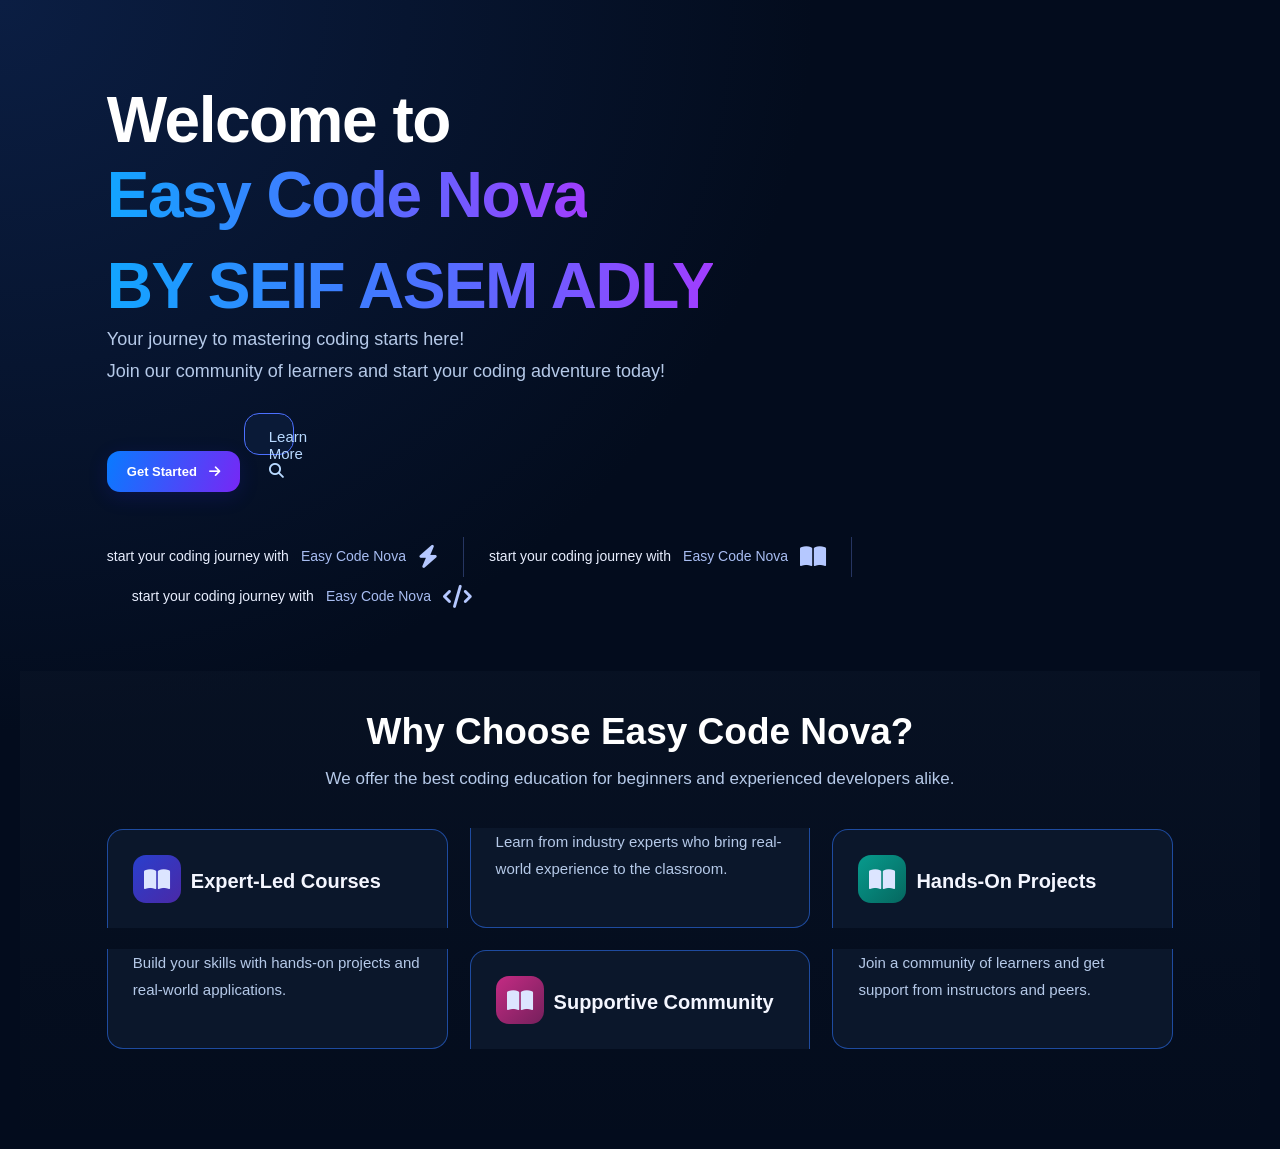
<file: index.html>
<!DOCTYPE html>
<html lang="en">
<head>
    <meta charset="UTF-8">
    <meta name="viewport" content="width=device-width, initial-scale=1.0">
    <title>Document</title>
    <link rel="stylesheet" href="style.css">
</head>
<body>
    
<!-- Font Awesome Icons -->
<link rel="stylesheet" href="https://cdnjs.cloudflare.com/ajax/libs/font-awesome/6.7.2/css/all.min.css">


<div class="intro ">
    <h1>Welcome to</h1>
    <h1><span>Easy Code Nova</span></h1>
    <h1><span>BY SEIF ASEM ADLY</span></h1>
    <p>Your journey to mastering coding starts here!</p>
    <p>Join our community of learners and start your coding adventure today!</p>
   <a href="login .html" class="start-btn">Get Started <i class="fa-solid fa-arrow-right"></i></a>
    <button class="search-btn">Learn More <i class="fa-solid fa-magnifying-glass"></i></button>
    
</div>
<div class="intro1 .tap">
    <p>
        start your coding journey with <span>Easy Code Nova</span>
        <i class="fa-solid fa-bolt"></i>
    </p>
    <p>
        start your coding journey with <span>Easy Code Nova</span>
        
<i class="fa-solid fa-book-open"></i>

    </p>
    <p>
        start your coding journey with <span>Easy Code Nova</span>
       
<i class="fa-solid fa-code"></i>

    </p>
</div>
<div class="intro2 .tap">
    <h1>Why Choose Easy Code Nova?</h1>
    <h5>We offer the best coding education for beginners and experienced developers alike.</h5>
    <div class="in1">
        <h3> <i class="fa-solid fa-book-open"></i>Expert-Led Courses</h3>
        <p>Learn from industry experts who bring real-world experience to the classroom.</p>

        <h3> <i class="fa-solid fa-book-open"></i>Hands-On Projects</h3>
        <p>Build your skills with hands-on projects and real-world applications.</p>
        
        <h3> <i class="fa-solid fa-book-open"></i>Supportive Community</h3>
        <p>Join a community of learners and get support from instructors and peers.</p>
    </div>
</div>
   <script src="main.js"></script> 
   
</body>
</html>
</file>
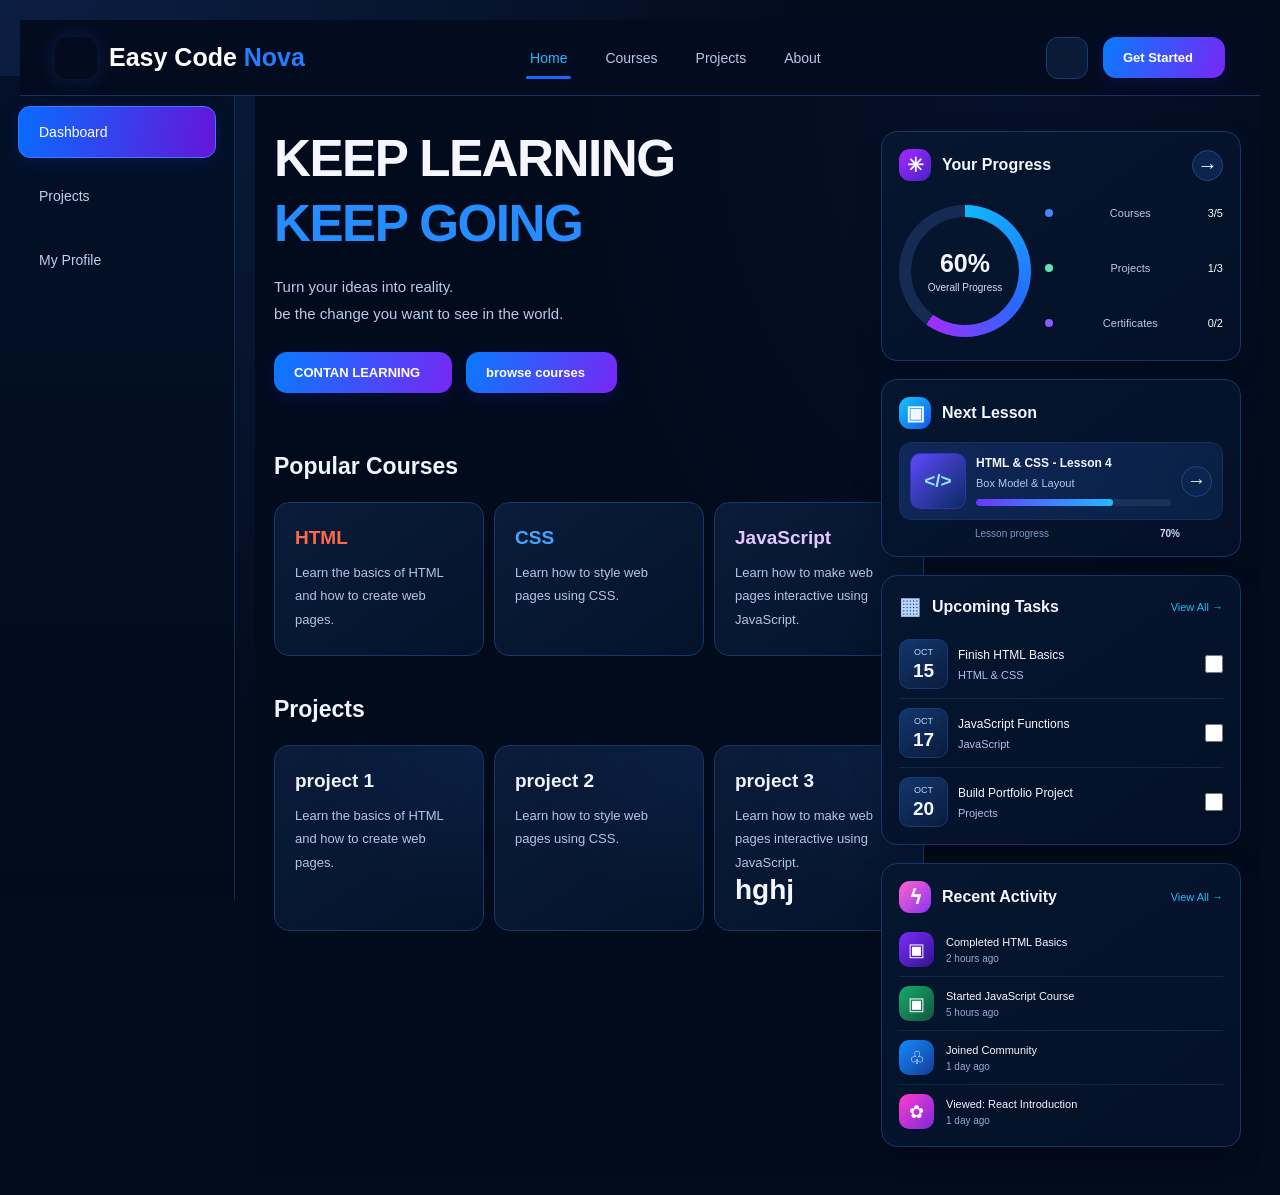
<file: basi.html>
<!DOCTYPE html>
<html lang="en">
<head>
    <meta charset="UTF-8">
    <meta name="viewport" content="width=device-width, initial-scale=1.0">
    <title>Document</title>
    <link rel="stylesheet" href="style.css">
</head>
<body>
    <nav class="navbar">
    <a href="#" class="logo">
        <span class="logo-icon">
            <i class="fa-solid fa-code"></i>
        </span>
        <span>Easy Code <b>Nova</b></span>
    </a>

    <button class="menu-toggle" id="menuToggle"
            aria-label="Open navigation menu">
        <i class="fa-solid fa-bars"></i>
    </button>

    <div class="nav-links" id="navLinks">
        <a href="#home" class="active">Home</a>
        <a href="html.html">Courses</a>
        <a href="projects.html">Projects</a>
        <a href="">About</a>
    </div>

    <div class="nav-actions">
        <button class="search-btn" aria-label="Search">
            <i class="fa-solid fa-magnifying-glass"></i>
        </button>

        <a href="#courses" class="start-btn">
            Get Started
            <i class="fa-solid fa-arrow-right"></i>
        </a>
    </div>
</nav>
    <div class="ul">
        <ul>
            <li><button>dashboard</button></li>
            <li><button>projects</button></li>
            <li><button>my profile</button></li>
        </ul>
    </div>
    <div class="main">
        <h1>KEEP LEARNING</h1>
        <h2>KEEP GOING</h2>
        <p>Turn your ideas into reality.</p>
        <p>be the change you want to see in the world.</p>
        <button class="start-btn">CONTAN LEARNING <i class="fa-solid fa-arrow-right"></i></button>
        <button class="start-btn">browse courses <i class="fa-solid fa-arrow-right"></i></button>
        <div class="lan">
            <h1>popular courses</h1>
            <div class="lan1">
                <div class="lan2">
                    <h2>HTML</h2>
                    <p>Learn the basics of HTML and how to create web pages.</p>
                </div>
                <div class="lan2">
                    <h2>CSS</h2>
                    <p>Learn how to style web pages using CSS.</p>
                </div>
                <div class="lan2">
                    <h2>JavaScript</h2>
                    <p>Learn how to make web pages interactive using JavaScript.</p>
                </div>
            </div>
        </div>
        <div class="proj">
            <h1>projects</h1>
            <div class="proj1"> 
                <div class="proj2">
                    <h2>project 1</h2>
                    <p>Learn the basics of HTML and how to create web pages.</p>
                </div>
                <div class="proj2">
                    <h2>project 2</h2>
                    <p>Learn how to style web pages using CSS.</p>
                </div>
                <div class="proj2">
                    <h2>project 3</h2>
                    <p>Learn how to make web pages interactive using JavaScript.</p>
                    <h1>hghj</h1>
                </div>
            </div>  
        </div>
        


    <main class="right-panel">

        <!-- Your Progress -->
        <section class="panel progress-panel">
            <div class="panel-heading">
                <h2><span class="heading-icon purple-icon">✳</span>Your Progress</h2>
                <a class="round-arrow" href="#progress">→</a>
            </div>

            <div class="progress-content" id="progress">
                <div class="progress-ring">
                    <div class="progress-ring-inner">
                        <strong>60%</strong>
                        <span>Overall Progress</span>
                    </div>
                </div>

                <div class="progress-details">
                    <div class="progress-row">
                        <span class="dot blue"></span>
                        <span>Courses</span>
                        <b>3/5</b>
                    </div>

                    <div class="progress-row">
                        <span class="dot green"></span>
                        <span>Projects</span>
                        <b>1/3</b>
                    </div>

                    <div class="progress-row">
                        <span class="dot purple"></span>
                        <span>Certificates</span>
                        <b>0/2</b>
                    </div>
                </div>
            </div>
        </section>

        <!-- Next Lesson -->
        <section class="panel next-lesson">
            <div class="panel-heading">
                <h2>
                    <span class="heading-icon blue-icon">▣</span>
                    Next Lesson
                </h2>
            </div>

            <div class="lesson-card">
                <div class="lesson-art">&lt;/&gt;</div>

                <div class="lesson-info">
                    <h3>HTML &amp; CSS - Lesson 4</h3>
                    <p>Box Model &amp; Layout</p>

                    <div class="lesson-progress">
                        <span></span>
                   
                    </div>
                </div>

                <a class="round-arrow lesson-arrow" href="#lesson">→</a>
            </div>

            <div class="lesson-footer">
                <span>Lesson progress</span>
                <b>70%</b>
            
            </div>
        </section>

        <!-- Upcoming Tasks -->
        <section class="panel upcoming-tasks">
            <div class="panel-heading">
                <h2>
                    <span class="calendar-icon">▦</span>
                    Upcoming Tasks
                </h2>
                <a class="view-all" href="#tasks">View All →</a>
            </div>

            <div id="tasks">

                <div class="task">
                    <div class="task-date">
                        <small>OCT</small>
                        <b>15</b>
                    </div>

                    <div class="task-info">
                        <h3>Finish HTML Basics</h3>
                        <p>HTML &amp; CSS</p>
                    </div>

                    <input type="checkbox" class="task-check">
                </div>

                <div class="task">
                    <div class="task-date">
                        <small>OCT</small>
                        <b>17</b>
                    </div>

                    <div class="task-info">
                        <h3>JavaScript Functions</h3>
                        <p>JavaScript</p>
                    </div>

                    <input type="checkbox" class="task-check">
                </div>

                <div class="task">
                    <div class="task-date">
                        <small>OCT</small>
                        <b>20</b>
                    </div>

                    <div class="task-info">
                        <h3>Build Portfolio Project</h3>
                        <p>Projects</p>
                    </div>

                    <input type="checkbox" class="task-check">
                </div>

            </div>
        </section>

        <!-- Recent Activity -->
        <section class="panel recent-activity">
            <div class="panel-heading">
                <h2>
                    <span class="heading-icon pink-icon">ϟ</span>
                    Recent Activity
                </h2>
                <a class="view-all" href="#activity">View All →</a>
            </div>

            <div id="activity">

                <div class="activity">
                    <span class="activity-icon purple-bg">▣</span>
                    <div>
                        <h3>Completed HTML Basics</h3>
                        <p>2 hours ago</p>
                    </div>
                </div>

                <div class="activity">
                    <span class="activity-icon green-bg">▣</span>
                    <div>
                        <h3>Started JavaScript Course</h3>
                        <p>5 hours ago</p>
                    </div>
                </div>

                <div class="activity">
                    <span class="activity-icon blue-bg">♧</span>
                    <div>
                        <h3>Joined Community</h3>
                        <p>1 day ago</p>
                    </div>
                </div>

                <div class="activity">
                    <span class="activity-icon pink-bg">✿</span>
                    <div>
                        <h3>Viewed: React Introduction</h3>
                        <p>1 day ago</p>
                    </div>
                </div>

            </div>
        </section>

    </main>



    </div>
    

</body>
</html>
</file>
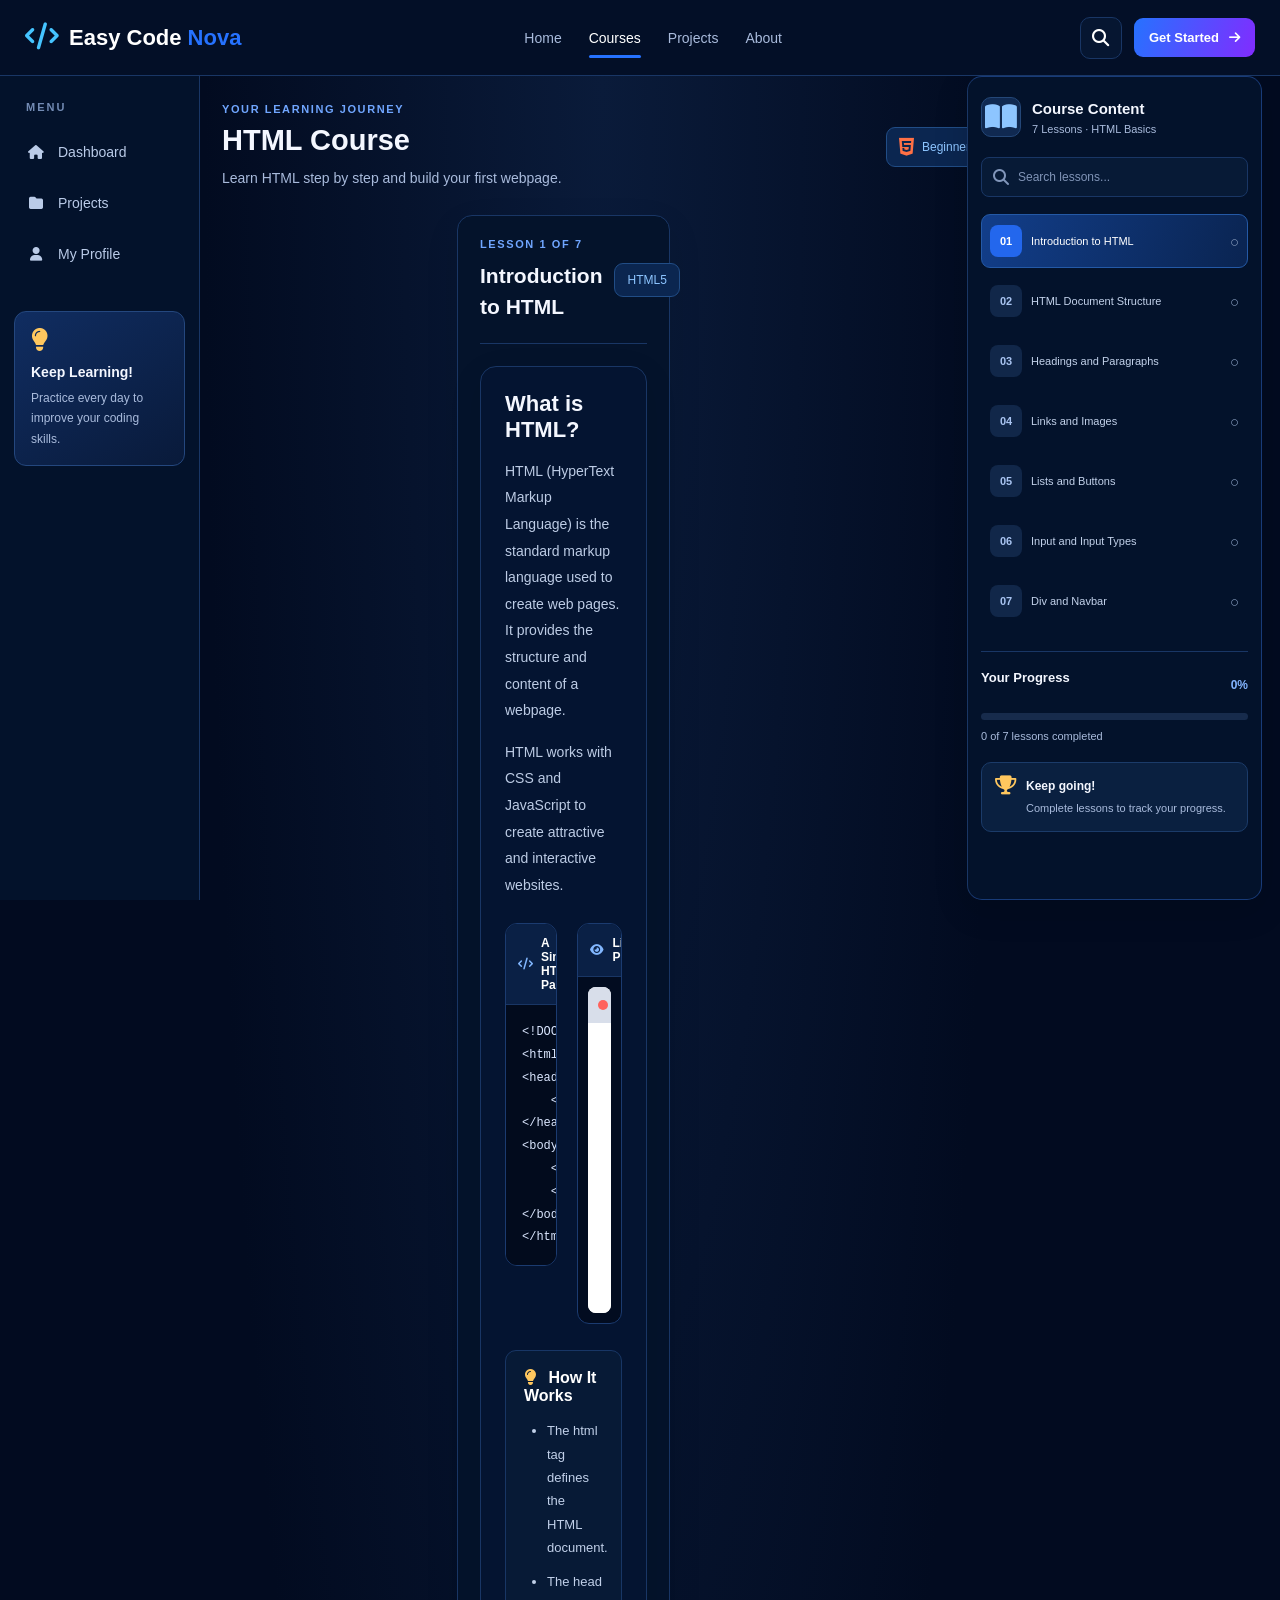
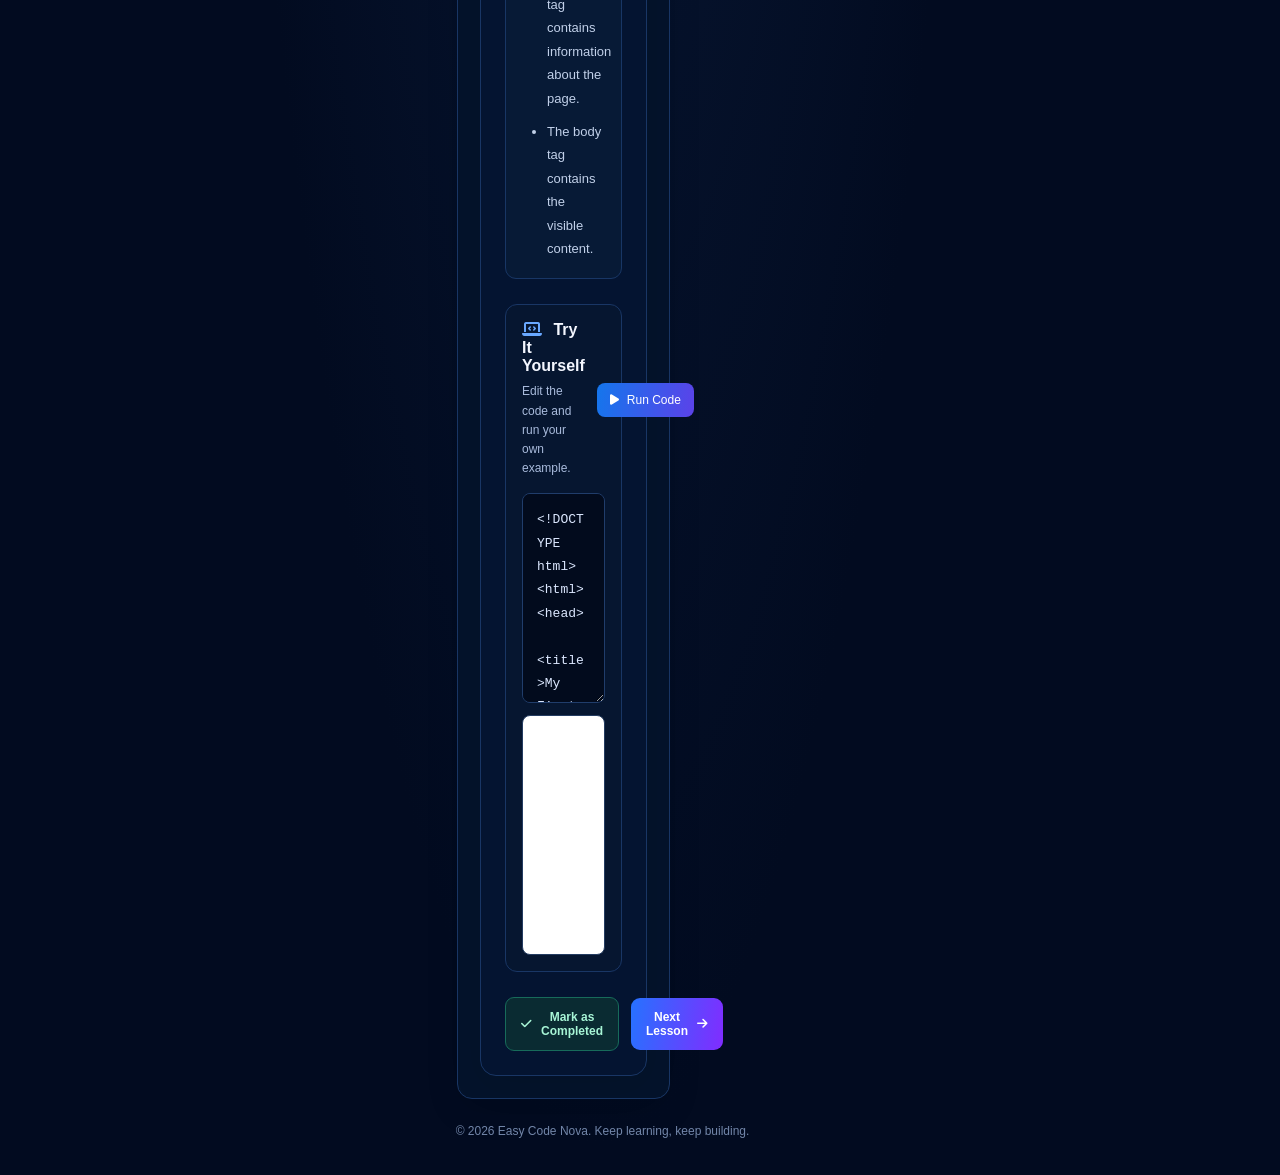
<file: courses.html>
<!DOCTYPE html>
<html lang="en">
<head>
    <meta charset="UTF-8">
    <meta name="viewport" content="width=device-width, initial-scale=1.0">

    <title>Easy Code Nova | HTML Course</title>

    <link rel="stylesheet" href="style1.css">

    <!-- Font Awesome Icons -->
    <link rel="stylesheet"
          href="https://cdnjs.cloudflare.com/ajax/libs/font-awesome/6.5.2/css/all.min.css">
</head>

<body>

    <!-- TOP NAVBAR -->
    <nav class="navbar">

        <a href="#" class="logo">
            <span class="logo-icon">
                <i class="fa-solid fa-code"></i>
            </span>
            <span>Easy Code <b>Nova</b></span>
        </a>

        <button class="menu-toggle" id="menuToggle"
                aria-label="Open navigation menu">
            <i class="fa-solid fa-bars"></i>
        </button>

        <div class="nav-links" id="navLinks">
            <a href="basi.html">Home</a>
            <a href="#courses" class="active">Courses</a>
            <a href="#projects">Projects</a>
            <a href="#about">About</a>
        </div>

        <div class="nav-actions">
            <button class="search-btn" id="searchToggle"
                    aria-label="Search lessons">
                <i class="fa-solid fa-magnifying-glass"></i>
            </button>

            <a href="#courses" class="start-btn">
                Get Started <i class="fa-solid fa-arrow-right"></i>
            </a>
        </div>

    </nav>

    <!-- PAGE LAYOUT -->
    <div class="page-layout">

        <!-- LEFT SIDEBAR -->
        <aside class="left-sidebar">

            <p class="side-label">MENU</p>

            <a href="#home" class="left-link">
                <i class="fa-solid fa-house"></i>
                Dashboard
            </a>

            <a href="#projects" class="left-link">
                <i class="fa-solid fa-folder"></i>
                Projects
            </a>

            <a href="#profile" class="left-link">
                <i class="fa-solid fa-user"></i>
                My Profile
            </a>

            <div class="sidebar-tip">
                <i class="fa-solid fa-lightbulb"></i>
                <h3>Keep Learning!</h3>
                <p>Practice every day to improve your coding skills.</p>
            </div>

        </aside>

        <!-- CENTER CONTENT -->
        <main class="main-content" id="courses">

            <div class="course-heading">
                <div>
                    <p class="eyebrow">YOUR LEARNING JOURNEY</p>
                    <h1>HTML Course</h1>
                    <p class="heading-description">
                        Learn HTML step by step and build your first webpage.
                    </p>
                </div>

                <div class="course-badge">
                    <i class="fa-brands fa-html5"></i>
                    Beginner
                </div>
            </div>

            <!-- LESSON CONTENT -->
            <section class="lr">

                <div class="lesson-top">
                    <div>
                        <p class="eyebrow">
                            LESSON <span id="lessonNumber">1</span> OF 7
                        </p>
                        <h2 id="lessonHeading">Introduction to HTML</h2>
                    </div>

                    <span class="html-badge">HTML5</span>
                </div>

                <div class="lr1">

                    <h2 id="lessonTitle">What is HTML?</h2>

                    <p id="lessonDescription">
                        HTML is the standard markup language used to create
                        web pages. It provides the structure and content
                        of a webpage.
                    </p>

                    <p id="lessonDescription2">
                        HTML works with CSS and JavaScript to create
                        attractive and interactive websites.
                    </p>

                    <!-- CODE AND PREVIEW -->
                    <div class="main4">

                        <!-- CODE BOX -->
                        <div class="code-box">

                            <div class="box-head">
                                <span>
                                    <i class="fa-solid fa-code"></i>
                                    <span id="exampleTitle">
                                        Example: A Simple HTML Page
                                    </span>
                                </span>

                                <button class="copy-btn" id="copyBtn">
                                    <i class="fa-regular fa-copy"></i>
                                    Copy Code
                                </button>
                            </div>

                            <pre class="code"><code id="codeBlock"></code></pre>

                        </div>

                        <!-- LIVE PREVIEW -->
                        <div class="preview-box">

                            <div class="box-head">
                                <span>
                                    <i class="fa-solid fa-eye"></i>
                                    Live Preview
                                </span>

                                <span class="live-indicator">● Live</span>
                            </div>

                            <div class="browser">
                                <div class="browser-bar">
                                    <span class="dot red"></span>
                                    <span class="dot yellow"></span>
                                    <span class="dot green-dot"></span>

                                    <div class="address">
                                        <i class="fa-solid fa-lock"></i>
                                        mywebsite.com
                                    </div>
                                </div>

                                <iframe
                                    id="livePreview"
                                    title="HTML live preview"
                                    sandbox=""
                                    loading="eager">
                                </iframe>
                            </div>

                        </div>

                    </div>

                    <!-- HOW IT WORKS -->
                    <div class="how">

                        <h3>
                            <i class="fa-solid fa-lightbulb"></i>
                            How It Works
                        </h3>

                        <ul id="explanationList">
                            <li>The html tag defines the HTML document.</li>
                            <li>The head tag contains page information.</li>
                            <li>The body tag contains visible page content.</li>
                        </ul>

                    </div>

                    <!-- PRACTICE EDITOR -->
                    <div class="practice-box">

                        <div class="practice-heading">
                            <div>
                                <h3>
                                    <i class="fa-solid fa-laptop-code"></i>
                                    Try It Yourself
                                </h3>
                                <p>Edit the code and run your own example.</p>
                            </div>

                            <button class="run-btn" id="runBtn">
                                <i class="fa-solid fa-play"></i>
                                Run Code
                            </button>
                        </div>

                        <textarea
                            id="codeEditor"
                            spellcheck="false"
                            aria-label="HTML code editor"
                            placeholder="Write your HTML code here..."></textarea>

                        <iframe
                            id="editorPreview"
                            title="Your code result"
                            sandbox="">
                        </iframe>

                    </div>

                    <!-- LESSON ACTIONS -->
                    <div class="lesson-actions">

                        <button class="complete-btn" id="completeBtn">
                            <i class="fa-solid fa-check"></i>
                            Mark as Completed
                        </button>

                        <button class="next-btn" id="nextBtn">
                            Next Lesson
                            <i class="fa-solid fa-arrow-right"></i>
                        </button>

                    </div>

                </div>

            </section>

            <footer class="footer">
                <p>© 2026 Easy Code Nova. Keep learning, keep building.</p>
            </footer>

        </main>

        <!-- RIGHT SIDEBAR -->
        <aside class="right-sidebar">

            <div class="sidebar-heading">
                <div class="book-icon">
                    <i class="fa-solid fa-book-open"></i>
                </div>

                <div>
                    <h2>Course Content</h2>
                    <p>7 Lessons · HTML Basics</p>
                </div>
            </div>

            <div class="lesson-search" id="lessonSearchBox">
                <i class="fa-solid fa-magnifying-glass"></i>
                <input type="text" id="lessonSearch"
                       placeholder="Search lessons...">
            </div>

            <div class="right-lessons" id="rightLessons">

                <button class="right-lesson active" data-lesson="0">
                    <span class="lesson-number">01</span>
                    <span class="lesson-name">Introduction to HTML</span>
                    <span class="lesson-status">○</span>
                </button>

                <button class="right-lesson" data-lesson="1">
                    <span class="lesson-number">02</span>
                    <span class="lesson-name">HTML Document Structure</span>
                    <span class="lesson-status">○</span>
                </button>

                <button class="right-lesson" data-lesson="2">
                    <span class="lesson-number">03</span>
                    <span class="lesson-name">Headings and Paragraphs</span>
                    <span class="lesson-status">○</span>
                </button>

                <button class="right-lesson" data-lesson="3">
                    <span class="lesson-number">04</span>
                    <span class="lesson-name">Links and Images</span>
                    <span class="lesson-status">○</span>
                </button>

                <button class="right-lesson" data-lesson="4">
                    <span class="lesson-number">05</span>
                    <span class="lesson-name">Lists and Buttons</span>
                    <span class="lesson-status">○</span>
                </button>

                <button class="right-lesson" data-lesson="5">
                    <span class="lesson-number">06</span>
                    <span class="lesson-name">Input and Input Types</span>
                    <span class="lesson-status">○</span>
                </button>

                <button class="right-lesson" data-lesson="6">
                    <span class="lesson-number">07</span>
                    <span class="lesson-name">Div and Navbar</span>
                    <span class="lesson-status">○</span>
                </button>

            </div>

            <div class="right-progress">
                <div class="progress-heading">
                    <h3>Your Progress</h3>
                    <span id="progressPercent">0%</span>
                </div>

                <div class="right-progress-bar">
                    <div id="rightProgressFill"></div>
                </div>

                <p id="rightProgressText">
                    0 of 7 lessons completed
                </p>
            </div>

            <div class="sidebar-note">
                <i class="fa-solid fa-trophy"></i>
                <div>
                    <strong>Keep going!</strong>
                    <p>Complete lessons to track your progress.</p>
                </div>
            </div>

        </aside>

    </div>
<script>
/* ==================================
   1. LESSON DATA
================================== */

const lessons = [
    {
        title: "Introduction to HTML",
        heading: "What is HTML?",
        description: "HTML (HyperText Markup Language) is the standard markup language used to create web pages. It provides the structure and content of a webpage.",
        description2: "HTML works with CSS and JavaScript to create attractive and interactive websites.",
        example: "A Simple HTML Page",

        code: `<!DOCTYPE html>
<html>
<head>
    <title>My First Page</title>
</head>
<body>
    <h1>Hello, Easy Code Nova!</h1>
    <p>This is my first HTML page.</p>
</body>
</html>`,

        explanation: [
            "The html tag defines the HTML document.",
            "The head tag contains information about the page.",
            "The body tag contains the visible content."
        ]
    },

    {
        title: "HTML Document Structure",
        heading: "HTML Document Structure",
        description: "An HTML document has a structure that tells the browser how to display a webpage.",
        description2: "The head contains information about the page, while the body contains the content users see.",
        example: "HTML Document Structure",

        code: `<!DOCTYPE html>
<html>
<head>
    <title>My Website</title>
</head>
<body>
    <h1>My Website</h1>
    <p>Welcome to my website.</p>
</body>
</html>`,

        explanation: [
            "DOCTYPE tells the browser to use modern HTML.",
            "The title tag defines the page title.",
            "The body contains headings, paragraphs, images and other elements."
        ]
    },

    {
        title: "Headings and Paragraphs",
        heading: "Headings and Paragraphs",
        description: "HTML provides six heading levels, from h1 to h6, to organize information on a page.",
        description2: "The p tag is used to write paragraphs and display blocks of text.",
        example: "Headings and Paragraphs",

        code: `<h1>Main Heading</h1>
<h2>Subheading</h2>
<h3>Another Heading</h3>

<p>This is my first paragraph.</p>
<p>This is my second paragraph.</p>`,

        explanation: [
            "The h1 tag is a main heading.",
            "The h2 through h6 tags represent lower heading levels.",
            "The p tag creates a paragraph."
        ]
    },

    {
        title: "Links and Images",
        heading: "Links and Images",
        description: "The a tag creates links to other pages and websites. The href attribute specifies the destination.",
        description2: "The img tag displays an image. Its src attribute specifies the image location, and alt provides alternative text.",
        example: "Links and Images",

        code: `<h1>My Website</h1>

<a href="https://example.com">
    Visit Example
</a>

<br><br>

<img
    src="https://placehold.co/200x100"
    alt="Example image"
>`,

        explanation: [
            "The a tag creates a clickable link.",
            "The href attribute defines where the link goes.",
            "The img tag displays an image using its src attribute."
        ]
    },

    {
        title: "Lists and Buttons",
        heading: "Lists and Buttons",
        description: "The ul tag creates an unordered list, and each li tag represents an item in that list.",
        description2: "The button tag creates a clickable button. Lists are useful for menus, navigation and organizing information.",
        example: "Lists and Buttons",

        code: `<h2>My Skills</h2>

<ul>
    <li>HTML</li>
    <li>CSS</li>
    <li>JavaScript</li>
</ul>

<button onclick="alert('Hello!')">
    Click Me
</button>`,

        explanation: [
            "The ul tag creates a bulleted list.",
            "Each li tag creates one list item.",
            "The button tag creates an interactive button."
        ]
    },

    {
        title: "Input and Input Types",
        heading: "HTML Input and Input Types",
        description: "The input tag lets users enter information into a form. Its type attribute controls the kind of input displayed.",
        description2: "Common types include text, password, email, number, checkbox, radio, date and submit.",
        example: "Different Input Types",

        code: `<h2>Registration Form</h2>

<form>
    <label>Name:</label>
    <input type="text"
           placeholder="Your name">

    <br><br>

    <label>Email:</label>
    <input type="email"
           placeholder="Your email">

    <br><br>

    <label>Password:</label>
    <input type="password"
           placeholder="Password">

    <br><br>

    <label>Age:</label>
    <input type="number" min="1">

    <br><br>

    <label>
        <input type="checkbox">
        I agree
    </label>

    <br><br>

    <input type="submit" value="Register">
</form>`,

        explanation: [
            "type=text creates a text field.",
            "type=email and type=password are designed for email and password input.",
            "checkbox, radio, number, date and submit provide other input behaviors."
        ]
    },

    {
        title: "Div and Navbar",
        heading: "Div, Lists and Navbar",
        description: "The div tag groups elements into a container. It is commonly used with CSS to organize layouts.",
        description2: "A navbar is a navigation area. It often uses nav, ul, li and a tags to help visitors move between pages.",
        example: "Navbar with Search Input",

        code: `<nav class="navbar">
    <div class="logo">
        Easy Code Nova
    </div>

    <ul>
        <li><a href="#home">Home</a></li>
        <li><a href="#courses">Courses</a></li>
        <li><a href="#projects">Projects</a></li>
    </ul>

    <div class="search">
        <input
            type="text"
            placeholder="Search courses..."
        >

        <input type="button" value="Search">
    </div>
</nav>

<div class="content">
    <h1>Welcome!</h1>
    <p>Learn HTML step by step.</p>
</div>

<style>
    .navbar {
        display: flex;
        flex-wrap: wrap;
        align-items: center;
        gap: 12px;
        padding: 12px;
        background: #10244a;
        color: white;
    }

    .logo {
        font-weight: bold;
        color: #60a5fa;
    }

    .navbar ul {
        display: flex;
        flex-wrap: wrap;
        gap: 12px;
        list-style: none;
        padding: 0;
        margin: 0;
    }

    .navbar a {
        color: white;
        text-decoration: none;
    }

    .search {
        display: flex;
        flex-wrap: wrap;
        gap: 5px;
    }

    .search input {
        max-width: 100%;
        padding: 7px;
    }

    .content {
        padding: 15px;
    }
</style>`,

        explanation: [
            "The div tag groups related HTML elements.",
            "The nav tag identifies a navigation section.",
            "The ul and li tags organize navigation links.",
            "The input tag creates search fields and other form controls."
        ]
    }
];


/* ==================================
   2. SELECT HTML ELEMENTS
================================== */

const lessonButtons = document.querySelectorAll(".right-lesson");

const lessonHeading = document.getElementById("lessonHeading");
const lessonNumber = document.getElementById("lessonNumber");
const lessonTitle = document.getElementById("lessonTitle");

const lessonDescription =
    document.getElementById("lessonDescription");

const lessonDescription2 =
    document.getElementById("lessonDescription2");

const exampleTitle = document.getElementById("exampleTitle");
const codeBlock = document.getElementById("codeBlock");

const livePreview = document.getElementById("livePreview");
const codeEditor = document.getElementById("codeEditor");
const editorPreview = document.getElementById("editorPreview");

const completeBtn = document.getElementById("completeBtn");
const nextBtn = document.getElementById("nextBtn");

let currentLesson = 0;

let completedLessons = new Set(
    JSON.parse(localStorage.getItem("novaCompletedLessons") || "[]")
);


/* ==================================
   3. RENDER LESSON CONTENT
================================== */

function openLesson(index) {
    if (index < 0 || index >= lessons.length) {
        return;
    }

    currentLesson = index;

    const lesson = lessons[index];

    lessonNumber.textContent = index + 1;
    lessonHeading.textContent = lesson.title;
    lessonTitle.textContent = lesson.heading;

    lessonDescription.textContent = lesson.description;
    lessonDescription2.textContent = lesson.description2;

    exampleTitle.textContent = lesson.example;
    codeBlock.textContent = lesson.code;

    // Update the explanation list
    const explanationList =
        document.getElementById("explanationList");

    explanationList.replaceChildren();

    lesson.explanation.forEach(text => {
        const li = document.createElement("li");
        li.textContent = text;
        explanationList.appendChild(li);
    });

    // Highlight selected lesson
    lessonButtons.forEach((button, i) => {
        button.classList.toggle("active", i === index);

        button.classList.toggle(
            "completed",
            completedLessons.has(i)
        );

        button.querySelector(".lesson-status").textContent =
            completedLessons.has(i) ? "✓" : "○";
    });

    // Update completion button
    updateCompleteButton();

    // Show the lesson example
    updateLivePreview(lesson.code);

    // Put the example in the practice editor
    codeEditor.value = lesson.code;

    // Update course progress
    updateCourseProgress();
}


/* ==================================
   4. LIVE PREVIEW
================================== */

function updateLivePreview(code) {
    livePreview.srcdoc = code;
}


/* ==================================
   5. RUN PRACTICE CODE
================================== */

document.getElementById("runBtn").addEventListener(
    "click",
    function () {
        editorPreview.srcdoc = codeEditor.value;
    }
);


/* ==================================
   6. COPY CODE
================================== */

document.getElementById("copyBtn").addEventListener(
    "click",
    async function () {
        const code = lessons[currentLesson].code;

        try {
            await navigator.clipboard.writeText(code);

            this.innerHTML =
                '<i class="fa-solid fa-check"></i> Copied!';

            setTimeout(() => {
                this.innerHTML =
                    '<i class="fa-regular fa-copy"></i> Copy Code';
            }, 1500);

        } catch (error) {
            // Fallback for browsers that block clipboard access
            codeEditor.value = code;
            codeEditor.focus();
            codeEditor.select();

            alert("Select the code in the editor and copy it.");
        }
    }
);


/* ==================================
   7. MARK LESSON COMPLETED
================================== */

function updateCompleteButton() {
    const isCompleted = completedLessons.has(currentLesson);

    completeBtn.classList.toggle("completed", isCompleted);

    completeBtn.innerHTML = isCompleted
        ? '<i class="fa-solid fa-check-double"></i> Completed'
        : '<i class="fa-solid fa-check"></i> Mark as Completed';
}

completeBtn.addEventListener("click", function () {
    if (completedLessons.has(currentLesson)) {
        completedLessons.delete(currentLesson);
    } else {
        completedLessons.add(currentLesson);
    }

    localStorage.setItem(
        "novaCompletedLessons",
        JSON.stringify([...completedLessons])
    );

    openLesson(currentLesson);
});


/* ==================================
   8. UPDATE PROGRESS BAR
================================== */

function updateCourseProgress() {
    const total = lessons.length;
    const completed = completedLessons.size;

    const percent = Math.round((completed / total) * 100);

    document.getElementById("rightProgressFill").style.width =
        percent + "%";

    document.getElementById("progressPercent").textContent =
        percent + "%";

    document.getElementById("rightProgressText").textContent =
        `${completed} of ${total} lessons completed`;
}


/* ==================================
   9. NEXT LESSON
================================== */

nextBtn.addEventListener("click", function () {
    const next = (currentLesson + 1) % lessons.length;

    openLesson(next);

    document.querySelector(".lr").scrollIntoView({
        behavior: "smooth",
        block: "start"
    });
});


/* ==================================
   10. SEARCH LESSONS
================================== */

const lessonSearch = document.getElementById("lessonSearch");

lessonSearch.addEventListener("input", function () {
    const query = this.value.trim().toLowerCase();

    lessonButtons.forEach((button, index) => {
        const title = lessons[index].title.toLowerCase();

        button.style.display = title.includes(query)
            ? "flex"
            : "none";
    });
});


/* ==================================
   11. SEARCH BUTTON
================================== */

document.getElementById("searchToggle").addEventListener(
    "click",
    function () {
        const searchBox = document.getElementById("lessonSearchBox");

        searchBox.scrollIntoView({
            behavior: "smooth",
            block: "center"
        });

        lessonSearch.focus();
    }
);


/* ==================================
   12. MOBILE NAVBAR
================================== */

const menuToggle = document.getElementById("menuToggle");
const navLinks = document.getElementById("navLinks");

menuToggle.addEventListener("click", function () {
    const isOpen = navLinks.classList.toggle("open");

    menuToggle.setAttribute("aria-expanded", String(isOpen));

    menuToggle.innerHTML = isOpen
        ? '<i class="fa-solid fa-xmark"></i>'
        : '<i class="fa-solid fa-bars"></i>';
});


/* ==================================
   13. LEFT NAVIGATION
================================== */

document.querySelectorAll(".left-link").forEach(link => {
    link.addEventListener("click", function () {
        document.querySelectorAll(".left-link").forEach(item => {
            item.style.background = "";
            item.style.color = "";
        });

        this.style.background = "#102751";
        this.style.color = "#ffffff";
    });
});


/* ==================================
   14. START APP
================================== */

// Open the first lesson when the page loads
openLesson(0);

// Initialize the practice preview
editorPreview.srcdoc = lessons[0].code;
</script>
    <script src="main.js"></script>

</body>
</html>
</file>
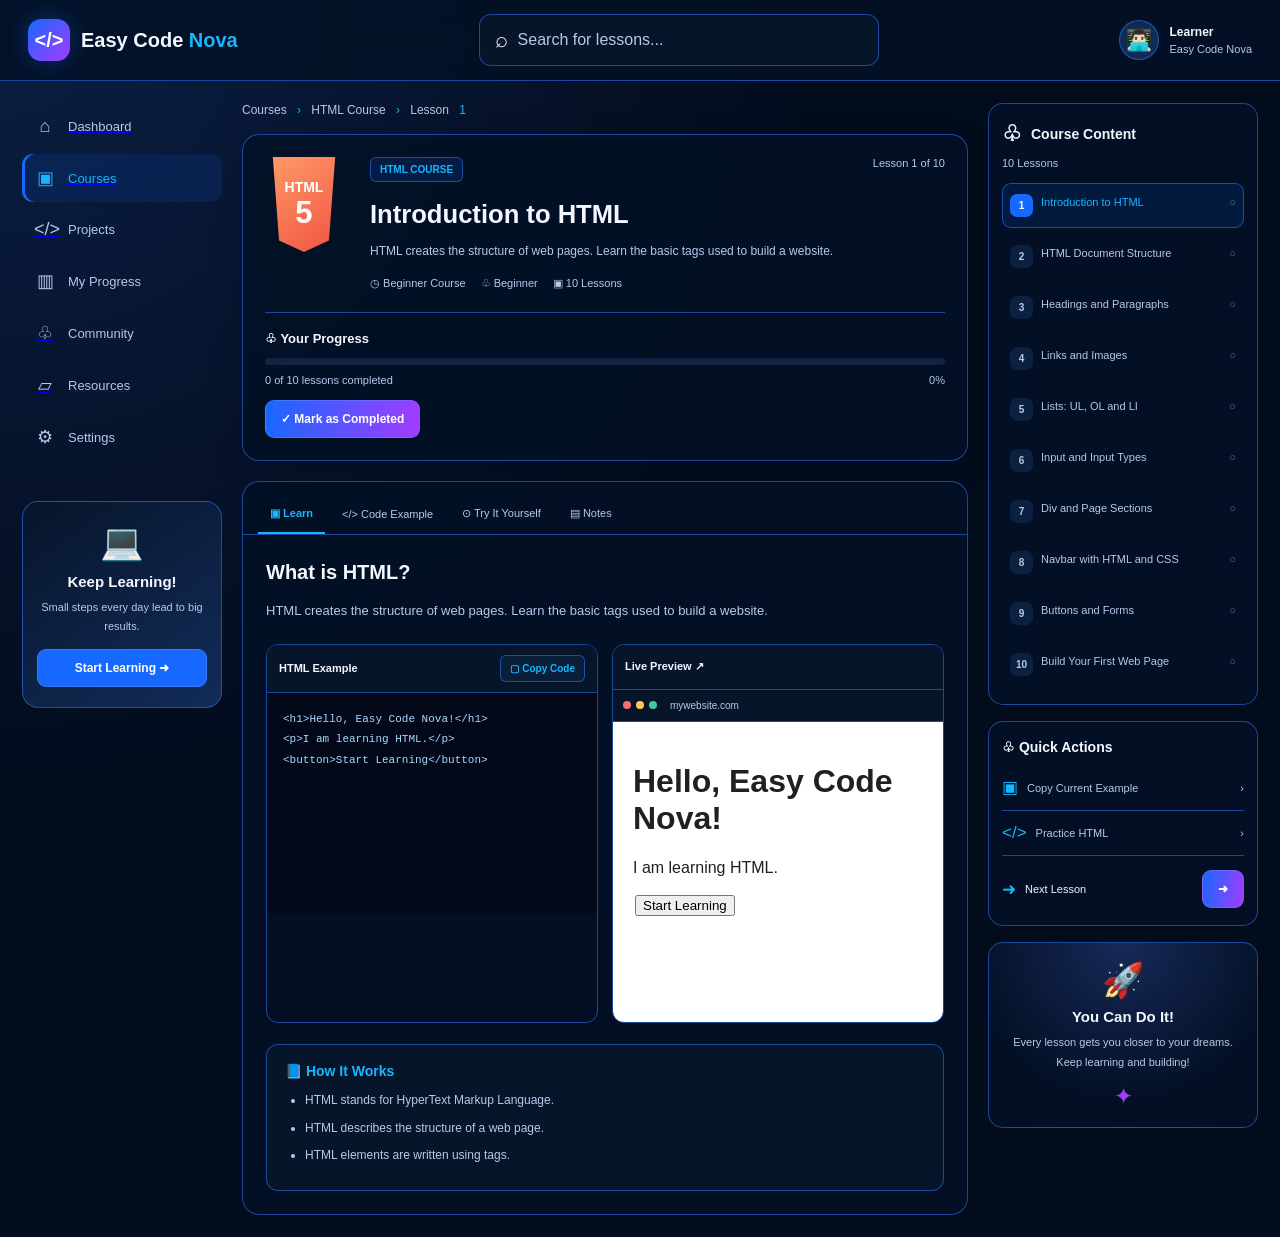
<file: html.html>
<!DOCTYPE html>
<html lang="en">
<head>
<meta charset="UTF-8">
<meta name="viewport" content="width=device-width, initial-scale=1.0">
<title>Easy Code Nova | HTML Course</title>

<style>
:root {
    --background: #030c1d;
    --card-background: rgba(3, 17, 38, 0.85);
    --blue: #1768ff;
    --light-blue: #16b7ff;
    --purple: #a33cff;
    --white: #f5f7ff;
    --muted: #b5c9e8;
    --border: rgba(49, 119, 255, 0.55);
}

* {
    box-sizing: border-box;
    margin: 0;
    padding: 0;
}

body {
    font-family: Arial, Helvetica, sans-serif;
    background: radial-gradient(ellipse at top left, #0b1e43, transparent 45%), var(--background);
    color: var(--white);
}

button, input, textarea {
    font: inherit;
}

button {
    cursor: pointer;
}

.topbar {
    min-height: 76px;
    background: var(--card-background);
    border-bottom: 1px solid var(--border);
    display: flex;
    align-items: center;
    justify-content: space-between;
    gap: 20px;
    padding: 14px 28px;
    position: sticky;
    top: 0;
    z-index: 10;
    backdrop-filter: blur(16px);
}

.brand {
    display: flex;
    align-items: center;
    gap: 11px;
    font-size: 20px;
    font-weight: 800;
    white-space: nowrap;
}

.brand-mark {
    width: 42px;
    height: 42px;
    display: grid;
    place-items: center;
    color: white;
    background: linear-gradient(135deg, var(--blue), var(--purple));
    border-radius: 13px;
    box-shadow: 0 0 22px #1768ff55;
}

.brand span:last-child {
    color: var(--light-blue);
}

.search {
    width: min(400px, 40%);
    display: flex;
    gap: 10px;
    align-items: center;
    background: #07152b;
    border: 1px solid var(--border);
    padding: 12px 15px;
    border-radius: 12px;
}

.search input {
    width: 100%;
    border: 0;
    outline: 0;
    color: var(--white);
    background: transparent;
}

.search input::placeholder {
    color: var(--muted);
}

.user {
    display: flex;
    align-items: center;
    gap: 10px;
}

.avatar {
    width: 40px;
    height: 40px;
    display: grid;
    place-items: center;
    background: #102b54;
    border: 1px solid var(--border);
    border-radius: 50%;
    font-size: 21px;
}

.user strong {
    display: block;
    font-size: 12px;
}

.user small {
    display: block;
    margin-top: 4px;
    color: var(--muted);
    font-size: 11px;
}

.layout {
    display: grid;
    grid-template-columns: 200px minmax(0, 1fr) 270px;
    gap: 20px;
    padding: 22px;
    align-items: start;
}

.sidebar, .rightbar {
    display: flex;
    flex-direction: column;
    gap: 16px;
}

.sidebar {
    position: sticky;
    top: 95px;
}

.nav-item {
    display: flex;
    align-items: center;
    gap: 12px;
    padding: 13px 12px;
    margin-bottom: 4px;
    color: var(--muted);
    border-radius: 11px;
    font-size: 13px;
    cursor: pointer;
    transition: .25s;
}

.nav-item:hover, .nav-item.active {
    background: #1768ff20;
    color: var(--light-blue);
    box-shadow: inset 3px 0 var(--blue);
}

.ico {
    width: 22px;
    font-size: 18px;
    text-align: center;
}

.promo {
    margin-top: 20px;
    padding: 20px 14px;
    border-radius: 16px;
    background: linear-gradient(145deg, #07152b, #122c59);
    border: 1px solid var(--border);
    text-align: center;
}

.promo-art {
    font-size: 35px;
    margin-bottom: 10px;
}

.promo h3 {
    font-size: 15px;
    margin-bottom: 8px;
}

.promo p {
    font-size: 11px;
    line-height: 1.7;
    color: var(--muted);
    margin-bottom: 14px;
}

.primary {
    background: linear-gradient(100deg, var(--blue), var(--purple));
    color: white;
    border: 1px solid #6495ff66;
    padding: 11px 15px;
    border-radius: 9px;
    font-size: 12px;
    font-weight: 700;
    transition: .25s;
}

.primary:hover {
    box-shadow: 0 0 20px #1768ff66;
    transform: translateY(-1px);
}

.promo .primary {
    background: var(--blue);
    width: 100%;
}

.main {
    min-width: 0;
}

.crumb {
    color: var(--muted);
    font-size: 12px;
    margin-bottom: 17px;
}

.crumb span {
    margin: 0 7px;
    color: var(--light-blue);
}

.course-card {
    display: grid;
    grid-template-columns: 85px minmax(0, 1fr);
    gap: 20px;
    background: var(--card-background);
    border: 1px solid var(--border);
    padding: 22px;
    border-radius: 17px;
    box-shadow: 0 8px 35px #00000022;
    backdrop-filter: blur(12px);
}

.html-logo {
    width: 78px;
    height: 95px;
    display: grid;
    place-items: center;
    background: linear-gradient(145deg, #ff9b67, #f05242);
    color: white;
    text-align: center;
    clip-path: polygon(10% 0, 90% 0, 82% 88%, 50% 100%, 18% 88%);
}

.html-logo small {
    display: block;
    font-size: 14px;
    font-weight: 800;
}

.html-logo strong {
    font-size: 31px;
}

.course-info {
    min-width: 0;
}

.pill {
    display: inline-block;
    background: #1768ff22;
    color: var(--light-blue);
    border: 1px solid var(--border);
    border-radius: 6px;
    padding: 6px 9px;
    font-size: 10px;
    font-weight: 700;
}

.lesson-count {
    float: right;
    color: var(--muted);
    font-size: 11px;
}

.course-info h1 {
    font-size: clamp(20px, 2vw, 27px);
    margin: 15px 0 9px;
    line-height: 1.35;
    overflow-wrap: anywhere;
}

.course-info p {
    color: var(--muted);
    font-size: 12px;
    line-height: 1.8;
}

.meta {
    display: flex;
    flex-wrap: wrap;
    gap: 15px;
    margin-top: 15px;
    color: var(--muted);
    font-size: 11px;
}

.progress-box {
    grid-column: 1 / -1;
    border-top: 1px solid var(--border);
    padding-top: 18px;
    margin-top: 2px;
}

.progress-title {
    font-size: 13px;
    font-weight: 700;
    margin-bottom: 12px;
}

.progress-line {
    height: 7px;
    border-radius: 20px;
    background: #102341;
    overflow: hidden;
}

.progress-fill {
    width: 0;
    height: 100%;
    border-radius: 20px;
    background: linear-gradient(90deg, var(--blue), var(--light-blue), var(--purple));
    box-shadow: 0 0 12px #1768ff88;
    transition: width .3s;
}

.progress-row {
    display: flex;
    justify-content: space-between;
    margin: 9px 0 14px;
    color: var(--muted);
    font-size: 11px;
}

.lesson-panel {
    margin-top: 20px;
    background: var(--card-background);
    border: 1px solid var(--border);
    border-radius: 17px;
    overflow: hidden;
}

.tabs {
    display: flex;
    gap: 5px;
    padding: 13px 15px 0;
    border-bottom: 1px solid var(--border);
    overflow-x: auto;
}

.tab {
    flex-shrink: 0;
    padding: 12px;
    background: transparent;
    color: var(--muted);
    border: 0;
    border-bottom: 2px solid transparent;
    font-size: 11px;
}

.tab.active {
    color: var(--light-blue);
    border-bottom-color: var(--light-blue);
    font-weight: 700;
}

.lesson-body {
    padding: 23px;
    min-width: 0;
}

.lesson-body h2 {
    font-size: 20px;
    margin-bottom: 13px;
    line-height: 1.4;
}

.lesson-body > p {
    font-size: 13px;
    line-height: 1.9;
    color: var(--muted);
    margin-bottom: 17px;
}

.example-grid {
    display: grid;
    grid-template-columns: minmax(0, 1fr) minmax(0, 1fr);
    gap: 14px;
    margin-top: 20px;
}

.code-box, .preview-box {
    min-width: 0;
    border: 1px solid var(--border);
    border-radius: 12px;
    overflow: hidden;
}

.box-head {
    min-height: 45px;
    display: flex;
    justify-content: space-between;
    align-items: center;
    gap: 8px;
    padding: 10px 12px;
    background: #07152b;
    border-bottom: 1px solid var(--border);
    color: var(--white);
    font-size: 11px;
    font-weight: 700;
}

.copy-btn {
    border: 1px solid var(--border);
    background: #0a1d39;
    color: var(--light-blue);
    border-radius: 6px;
    padding: 7px 9px;
    font-size: 10px;
}

.copy-btn:hover {
    background: var(--blue);
    color: white;
}

.code {
    padding: 16px;
    min-height: 220px;
    max-height: 370px;
    overflow: auto;
    white-space: pre-wrap;
    overflow-wrap: anywhere;
    background: #020817;
    color: #a8d8ff;
    font-family: Consolas, monospace;
    font-size: 11px;
    line-height: 1.85;
}

.browser-bar {
    display: flex;
    align-items: center;
    gap: 5px;
    background: #07152b;
    border-bottom: 1px solid var(--border);
    padding: 10px;
}

.dot {
    width: 8px;
    height: 8px;
    border-radius: 50%;
    background: #ff6b6b;
}

.dot:nth-child(2) {
    background: #ffca58;
}

.dot:nth-child(3) {
    background: #41c99b;
}

.address {
    margin-left: 8px;
    color: var(--muted);
    font-size: 10px;
}

.preview-frame {
    width: 100%;
    height: 300px;
    border: 0;
    display: block;
    background: white;
}

.how {
    background: #07152b;
    border: 1px solid var(--border);
    border-radius: 12px;
    padding: 18px;
    margin-top: 21px;
}

.how h3 {
    font-size: 14px;
    margin-bottom: 10px;
    color: var(--light-blue);
}

.how ul {
    padding-left: 20px;
}

.how li {
    color: var(--muted);
    font-size: 12px;
    line-height: 1.9;
    margin: 5px 0;
}

.code-area, .try-area, .notes-area {
    display: none;
}

.editor {
    width: 100%;
    min-height: 280px;
    padding: 15px;
    background: #020817;
    color: #a8d8ff;
    border: 1px solid var(--border);
    outline-color: var(--light-blue);
    border-radius: 10px;
    resize: vertical;
    font-family: Consolas, monospace;
    font-size: 12px;
    line-height: 1.8;
}

.editor-actions {
    margin-top: 12px;
}

.preview-output {
    margin-top: 15px;
    min-height: 180px;
    padding: 12px;
    background: white;
    border: 1px solid var(--border);
    border-radius: 10px;
    color: #202020;
    overflow: auto;
}

.preview-output iframe {
    display: block;
    width: 100%;
    min-height: 240px;
    border: 0;
}

.notes-area textarea {
    width: 100%;
    min-height: 220px;
    resize: vertical;
    padding: 14px;
    background: #07152b;
    color: var(--white);
    border: 1px solid var(--border);
    border-radius: 10px;
    outline-color: var(--light-blue);
    line-height: 1.8;
}

.notes-area textarea::placeholder {
    color: var(--muted);
}

.right-card {
    background: var(--card-background);
    border: 1px solid var(--border);
    border-radius: 15px;
    padding: 17px 13px;
    min-width: 0;
}

.right-title {
    display: flex;
    align-items: center;
    gap: 9px;
    font-size: 14px;
    font-weight: 800;
    margin-bottom: 10px;
}

.right-sub {
    color: var(--muted);
    font-size: 11px;
    margin-bottom: 14px;
}

.lesson-list {
    display: flex;
    flex-direction: column;
    gap: 6px;
}

.lesson {
    width: 100%;
    display: flex;
    align-items: flex-start;
    gap: 8px;
    padding: 10px 7px;
    background: transparent;
    border: 1px solid transparent;
    border-radius: 9px;
    text-align: left;
    color: var(--muted);
    font-size: 11px;
    line-height: 1.5;
}

.lesson:hover {
    background: #1768ff12;
    border-color: #1768ff33;
}

.lesson.active {
    background: #1768ff20;
    border-color: var(--border);
    color: var(--light-blue);
}

.num {
    width: 23px;
    height: 23px;
    flex-shrink: 0;
    display: grid;
    place-items: center;
    border-radius: 7px;
    background: #0c2140;
    font-size: 10px;
    font-weight: 700;
}

.lesson.active .num {
    background: var(--blue);
    color: white;
}

.lesson-name {
    flex: 1;
    overflow-wrap: anywhere;
}

.status {
    color: #607b9f;
}

.status.done {
    color: #16d9a0;
}

.quick-action {
    display: flex;
    align-items: center;
    gap: 9px;
    padding: 12px 0;
    border-bottom: 1px solid var(--border);
    color: var(--muted);
    font-size: 11px;
    cursor: pointer;
}

.quick-action:hover {
    color: var(--light-blue);
}

.quick-action span:nth-child(2) {
    flex: 1;
}

.qicon {
    color: var(--light-blue);
    font-size: 17px;
}

.next-row {
    display: flex;
    align-items: center;
    gap: 9px;
    margin-top: 14px;
    font-size: 11px;
}

.next-row span:nth-child(2) {
    flex: 1;
}

.motivation {
    text-align: center;
    background: radial-gradient(circle at top, #172a59, transparent 70%), var(--card-background);
    border: 1px solid var(--border);
}

.rocket {
    font-size: 34px;
    margin-bottom: 8px;
}

.motivation h3 {
    font-size: 15px;
    margin-bottom: 8px;
}

.motivation p {
    color: var(--muted);
    font-size: 11px;
    line-height: 1.8;
}

.mountain {
    margin-top: 10px;
    color: var(--purple);
    font-size: 23px;
}

@media (max-width: 1150px) {
    .layout {
        grid-template-columns: 175px minmax(0, 1fr);
    }

    .rightbar {
        grid-column: 2;
        display: grid;
        grid-template-columns: repeat(2, minmax(0, 1fr));
    }

    .right-card:first-child {
        grid-row: span 2;
    }

    .sidebar {
        grid-row: 1 / span 2;
    }
}

@media (max-width: 760px) {
    .topbar {
        flex-wrap: wrap;
        padding: 13px;
        gap: 12px;
    }

    .brand {
        font-size: 17px;
    }

    .search {
        order: 3;
        width: 100%;
    }

    .layout {
        display: flex;
        flex-direction: column;
        padding: 13px;
        gap: 15px;
    }

    .sidebar {
        position: static;
        width: 100%;
    }

    .sidebar nav {
        display: grid;
        grid-template-columns: repeat(2, minmax(0, 1fr));
        gap: 3px;
    }

    .nav-item {
        margin: 0;
        padding: 10px;
    }

    .promo {
        display: none;
    }

    .main, .rightbar {
        width: 100%;
    }

    .rightbar {
        display: flex;
    }

    .course-card {
        grid-template-columns: 62px minmax(0, 1fr);
        padding: 15px;
        gap: 13px;
    }

    .html-logo {
        width: 60px;
        height: 75px;
    }

    .html-logo small {
        font-size: 11px;
    }

    .html-logo strong {
        font-size: 24px;
    }

    .lesson-count {
        float: none;
        display: block;
        margin-top: 8px;
    }

    .course-info h1 {
        font-size: 21px;
    }

    .example-grid {
        grid-template-columns: 1fr;
    }

    .lesson-body {
        padding: 15px;
    }

    .tabs {
        padding-left: 7px;
        padding-right: 7px;
    }

    .tab {
        padding: 11px 8px;
    }

    .right-card:first-child {
        grid-row: auto;
    }
}

@media (max-width: 400px) {
    .course-card {
        grid-template-columns: 1fr;
    }

    .html-logo {
        width: 65px;
        height: 72px;
    }

    .brand {
        font-size: 15px;
    }
}
</style>
</head>

<body>
<header class="topbar">
    <div class="brand">
        <span class="brand-mark">&lt;/&gt;</span>
        <div>Easy Code <span>Nova</span></div>
    </div>

    <label class="search">
        <span style="font-size:22px">⌕</span>
        <input id="searchInput" type="search" placeholder="Search for lessons...">
    </label>

    <div class="user">
        <div class="avatar">👨🏻‍💻</div>
        <div>
            <strong>Learner</strong>
            <small>Easy Code Nova</small>
        </div>
    </div>
</header>

<div class="layout">
<aside class="sidebar">
    <nav>
        <a href="basi.html"><div class="nav-item"><span class="ico">⌂</span>Dashboard</div></a>
        <a href="#"><div class="nav-item active"><span class="ico">▣</span>Courses</div></a>
        <a href="#"><div class="nav-item"><span class="ico">&lt;/&gt;</span>Projects</div></a>
        <a href="#"><div class="nav-item"><span class="ico">▥</span>My Progress</div></a>
        <a href="#"><div class="nav-item"><span class="ico">♧</span>Community</div></a>
        <a href="#"><div class="nav-item"><span class="ico">▱</span>Resources</div></a>
        <div class="nav-item"><span class="ico">⚙</span>Settings</div>
    </nav>

    <div class="promo">
        <div class="promo-art">💻</div>
        <h3>Keep Learning!</h3>
        <p>Small steps every day lead to big results.</p>
        <button class="primary" onclick="showLesson(0)">Start Learning ➜</button>
    </div>
</aside>

<main class="main">
    <div class="crumb">
        Courses <span>›</span> HTML Course <span>›</span> Lesson <span id="crumbNum">1</span>
    </div>

    <section class="course-card">
        <div class="html-logo">
            <div><small>HTML</small><strong>5</strong></div>
        </div>

        <div class="course-info">
            <span class="pill">HTML COURSE</span>
            <span class="lesson-count">Lesson <span id="lessonNumber">1</span> of <span id="totalLessons">10</span></span>
            <h1 id="courseHeading">Introduction to HTML</h1>
            <p id="courseDescription">Learn the basics of HTML and create your first web page.</p>
            <div class="meta">
                <span>◷ Beginner Course</span>
                <span>♧ Beginner</span>
                <span>▣ 10 Lessons</span>
            </div>
        </div>

        <div class="progress-box">
            <div class="progress-title">♧ Your Progress</div>
            <div class="progress-line">
                <div class="progress-fill" id="progressFill"></div>
            </div>
            <div class="progress-row">
                <span id="completedText">0 of 10 lessons completed</span>
                <span id="percentText">0%</span>
            </div>
            <button class="primary" id="completeBtn" onclick="toggleComplete()">✓ Mark as Completed</button>
        </div>
    </section>

    <section class="lesson-panel">
        <div class="tabs">
            <button class="tab active" data-tab="learn" onclick="selectTab('learn')">▣ Learn</button>
            <button class="tab" data-tab="code" onclick="selectTab('code')">&lt;/&gt; Code Example</button>
            <button class="tab" data-tab="try" onclick="selectTab('try')">⊙ Try It Yourself</button>
            <button class="tab" data-tab="notes" onclick="selectTab('notes')">▤ Notes</button>
        </div>

        <div class="lesson-body" id="learnArea">
            <h2 id="lessonTitle">What is HTML?</h2>
            <p id="learnDescription">HTML is the standard language for creating web pages.</p>

            <div class="example-grid">
                <div class="code-box">
                    <div class="box-head">
                        <span>HTML Example</span>
                        <button class="copy-btn" onclick="copyCode()">▢ Copy Code</button>
                    </div>
                    <pre class="code" id="codeBlock"></pre>
                </div>

                <div class="preview-box">
                    <div class="box-head">Live Preview ↗</div>
                    <div class="browser-bar">
                        <span class="dot"></span>
                        <span class="dot"></span>
                        <span class="dot"></span>
                        <div class="address">mywebsite.com</div>
                    </div>
                    <iframe class="preview-frame" id="livePreview" title="Lesson preview" sandbox=""></iframe>
                </div>
            </div>

            <div class="how">
                <h3>📘 How It Works</h3>
                <ul id="explanationList"></ul>
            </div>
        </div>

        <div class="lesson-body code-area" id="codeArea">
            <h2>Code Example</h2>
            <p>Copy this code into your index.html file in VS Code.</p>
            <div class="code-box">
                <div class="box-head">
                    <span>HTML Code</span>
                    <button class="copy-btn" onclick="copyCode()">▢ Copy Code</button>
                </div>
                <pre class="code" id="plainCode"></pre>
            </div>
        </div>

        <div class="lesson-body try-area" id="tryArea">
            <h2>Try It Yourself</h2>
            <p>Edit the HTML below, then click Run Code to see your result.</p>
            <textarea class="editor" id="editor" spellcheck="false"></textarea>
            <div class="editor-actions">
                <button class="primary" onclick="runCode()">▶ Run Code</button>
            </div>
            <div class="preview-output" id="tryOutput">Your result will appear here.</div>
        </div>

        <div class="lesson-body notes-area" id="notesArea">
            <h2>My Notes</h2>
            <p>Your notes are saved in this browser.</p>
            <textarea id="notesInput" placeholder="Write your notes here..."></textarea>
            <div style="margin-top:12px">
                <button class="primary" onclick="saveNotes()">Save Notes</button>
                <span id="notesStatus" style="margin-left:10px;color:#16d9a0;font-size:12px"></span>
            </div>
        </div>
    </section>
</main>

<aside class="rightbar">
    <section class="right-card">
        <div class="right-title"><span style="font-size:22px">♧</span>Course Content</div>
        <div class="right-sub" id="totalLessonsText">10 Lessons</div>
        <div class="lesson-list" id="lessonList"></div>
    </section>

    <section class="right-card">
        <div class="right-title">♧ Quick Actions</div>
        <div class="quick-action" onclick="copyCode()">
            <span class="qicon">▣</span><span>Copy Current Example</span><span>›</span>
        </div>
        <div class="quick-action" onclick="selectTab('try')">
            <span class="qicon">&lt;/&gt;</span><span>Practice HTML</span><span>›</span>
        </div>
        <div class="next-row">
            <span class="qicon">➜</span><span>Next Lesson</span>
            <button class="primary" onclick="nextLesson()">➜</button>
        </div>
    </section>

    <section class="right-card motivation">
        <div class="rocket">🚀</div>
        <h3>You Can Do It!</h3>
        <p>Every lesson gets you closer to your dreams. Keep learning and building!</p>
        <div class="mountain">✦</div>
    </section>
</aside>
</div>

<script>
const lessons = [
{
    title: "Introduction to HTML",
    heading: "What is HTML?",
    desc: "HTML creates the structure of web pages. Learn the basic tags used to build a website.",
    code: `<h1>Hello, Easy Code Nova!</h1>
<p>I am learning HTML.</p>
<button>Start Learning</button>`,
    points: [
        "HTML stands for HyperText Markup Language.",
        "HTML describes the structure of a web page.",
        "HTML elements are written using tags."
    ]
},
{
    title: "HTML Document Structure",
    heading: "HTML Document Structure",
    desc: "Learn the basic structure of an HTML document.",
    code: `<!DOCTYPE html>
<html lang="en">
<head>
    <meta charset="UTF-8">
    <title>My Website</title>
</head>
<body>
    <h1>Welcome</h1>
    <p>My first web page.</p>
</body>
</html>`,
    points: [
        "DOCTYPE tells the browser to use HTML5.",
        "The head contains page information and metadata.",
        "The body contains the visible page content."
    ]
},
{
    title: "Headings and Paragraphs",
    heading: "Headings and Paragraphs",
    desc: "Use headings and paragraphs to organize text on a page.",
    code: `<h1>Main Heading</h1>
<h2>Second Heading</h2>
<h3>Third Heading</h3>
<p>This is a paragraph.</p>
<p>This is another paragraph.</p>`,
    points: [
        "HTML has six heading levels, from h1 to h6.",
        "Use h1 for the main page heading in most cases.",
        "The p element creates a paragraph."
    ]
},
{
    title: "Links and Images",
    heading: "Links and Images",
    desc: "Add clickable links and images to your website.",
    code: `<h2>Useful Website</h2>
<a href="https://example.com">Visit Example</a>

<h2>Example Image</h2>
<img src="https://placehold.co/240x120" alt="Example image">`,
    points: [
        "The a element creates a link.",
        "The href attribute sets the destination.",
        "The img element displays an image.",
        "The alt attribute provides a text description."
    ]
},
{
    title: "Lists: UL, OL and LI",
    heading: "HTML Lists: UL, OL and LI",
    desc: "Use ul for bullet lists, ol for numbered lists, and li for each list item.",
    code: `<div class="list-card">
  <h2>My Skills</h2>
  <ul>
    <li>HTML</li>
    <li>CSS</li>
    <li>JavaScript</li>
  </ul>

  <h2>My Learning Plan</h2>
  <ol>
    <li>Learn HTML</li>
    <li>Learn CSS</li>
    <li>Learn JavaScript</li>
  </ol>
</div>

<style>
.list-card {
  font-family: Arial, sans-serif;
  background: #f0f3ff;
  padding: 18px;
  border-radius: 12px;
}
h2 { color: #5267f5; }
li { margin: 8px 0; }
</style>`,
    points: [
        "ul means unordered list and normally shows bullet points.",
        "ol means ordered list and normally shows numbers.",
        "li represents one item inside a list.",
        "Place li elements inside a ul or ol element.",
        "You can style lists using CSS."
    ]
},
{
    title: "Input and Input Types",
    heading: "HTML Input Types",
    desc: "The input element lets users enter or choose information. Its type attribute controls the kind of field.",
    code: `<form>
  <label for="name">Name:</label>
  <input id="name" type="text" placeholder="Your name">

  <br><br>
  <label for="email">Email:</label>
  <input id="email" type="email" placeholder="you@example.com">

  <br><br>
  <label for="password">Password:</label>
  <input id="password" type="password" placeholder="Password">

  <br><br>
  <label for="age">Age:</label>
  <input id="age" type="number" min="1" max="100">

  <br><br>
  <label for="birthday">Birthday:</label>
  <input id="birthday" type="date">

  <p>Choose your level:</p>
  <label><input type="radio" name="level"> Beginner</label>
  <label><input type="radio" name="level"> Advanced</label>

  <p><label><input type="checkbox"> I agree</label></p>
  <label>Choose a file: <input type="file"></label>

  <br><br>
  <input type="submit" value="Register">
  <input type="reset" value="Clear">
</form>`,
    points: [
        "text: regular text.",
        "password: hides typed characters.",
        "email: an email field with browser validation.",
        "number: numeric input; min and max can set limits.",
        "date: choose a date.",
        "checkbox: select or deselect an independent option.",
        "radio: choose one option from a group with the same name.",
        "file: choose a file from the device.",
        "submit: submit a form.",
        "reset: reset form fields.",
        "Other types include tel, url, time, color, range, search and month."
    ]
},
{
    title: "Div and Page Sections",
    heading: "The DIV Element",
    desc: "Use div to group related elements into sections, cards, and layouts.",
    code: `<div class="card">
  <h2>Easy Code Nova</h2>
  <p>Learn web development step by step.</p>
  <button>Start Learning</button>
</div>

<style>
.card {
  font-family: Arial, sans-serif;
  background: #eef0ff;
  padding: 22px;
  border-radius: 14px;
  border: 1px solid #d9ddff;
}
.card h2 { color: #5267f5; }
.card button {
  background: #5267f5;
  color: white;
  border: 0;
  border-radius: 7px;
  padding: 10px 14px;
}
</style>`,
    points: [
        "div is a block-level container.",
        "It groups related HTML elements together.",
        "Use class or id to target a div with CSS.",
        "CSS can set its background, spacing, border, and layout.",
        "A div has no special visual appearance by default."
    ]
},
{
    title: "Navbar with HTML and CSS",
    heading: "Build a Navigation Bar",
    desc: "A navbar helps visitors move between pages or sections. Use nav, links, and CSS Flexbox to arrange it.",
    code: `<nav class="navbar">
  <a class="logo" href="#">Nova</a>
  <ul class="nav-links">
    <li><a href="#home">Home</a></li>
    <li><a href="#courses">Courses</a></li>
    <li><a href="#projects">Projects</a></li>
    <li><a href="#contact">Contact</a></li>
  </ul>
</nav>

<section id="home">
  <h1>Welcome to Easy Code Nova</h1>
  <p>Choose a page from the navigation bar.</p>
</section>

<style>
* { box-sizing: border-box; }
body { margin: 0; font-family: Arial, sans-serif; }
.navbar {
  display: flex;
  justify-content: space-between;
  align-items: center;
  gap: 18px;
  flex-wrap: wrap;
  padding: 16px 20px;
  background: #111b35;
}
.logo {
  color: white;
  font-size: 22px;
  font-weight: bold;
  text-decoration: none;
}
.nav-links {
  display: flex;
  flex-wrap: wrap;
  gap: 18px;
  list-style: none;
  margin: 0;
  padding: 0;
}
.nav-links a {
  color: white;
  text-decoration: none;
}
.nav-links a:hover { color: #aeb8ff; }
section { padding: 28px 20px; }
</style>`,
    points: [
        "nav identifies a navigation section.",
        "a elements create the links in the navbar.",
        "ul and li organize a group of navigation links.",
        "display: flex arranges the logo and links in a row.",
        "justify-content: space-between separates the logo from the links.",
        "flex-wrap helps the navbar adapt to narrower screens.",
        "Use href values to link to pages or page sections."
    ]
},
{
    title: "Buttons and Forms",
    heading: "HTML Buttons and Forms",
    desc: "Use forms, labels, inputs, and buttons to collect information.",
    code: `<form>
  <label for="username">Username:</label>
  <input id="username" name="username" type="text"
         placeholder="Enter username" required>

  <br><br>

  <button type="submit">Send</button>
  <button type="reset">Clear</button>
</form>`,
    points: [
        "form groups fields that can be submitted together.",
        "label describes an input field.",
        "for on a label should match the input id.",
        "required makes a field necessary before normal form submission.",
        "A submit button submits the form; a reset button resets fields."
    ]
},
{
    title: "Build Your First Web Page",
    heading: "Your First Complete Web Page",
    desc: "Combine a navbar, div sections, lists, and input fields into one simple page.",
    code: `<nav class="navbar">
  <strong>My Website</strong>
  <ul>
    <li><a href="#about">About</a></li>
    <li><a href="#skills">Skills</a></li>
  </ul>
</nav>

<div class="container" id="about">
  <h1>Welcome!</h1>
  <p>This is my first complete page.</p>
</div>

<div class="container" id="skills">
  <h2>My Skills</h2>
  <ul>
    <li>HTML</li>
    <li>CSS</li>
    <li>JavaScript</li>
  </ul>

  <input type="email" placeholder="Enter your email">
  <button>Join Now</button>
</div>

<style>
body {
  font-family: Arial, sans-serif;
  margin: 0;
}
.navbar {
  display: flex;
  justify-content: space-between;
  align-items: center;
  flex-wrap: wrap;
  background: #111b35;
  color: white;
  padding: 16px;
}
.navbar ul {
  display: flex;
  gap: 16px;
  list-style: none;
}
.navbar a {
  color: white;
  text-decoration: none;
}
.container {
  margin: 18px;
  padding: 20px;
  border-radius: 12px;
  background: #eef0ff;
}
li { margin: 7px 0; }
</style>`,
    points: [
        "Use nav for the navigation area.",
        "Use div to group sections of the page.",
        "Use ul and li to list skills or links.",
        "Use input types to collect different information.",
        "Use CSS to make the page clear and responsive."
    ]
}
];

let current = 0;

let completed = new Set(
    JSON.parse(localStorage.getItem("novaCompletedLessons") || "[]")
        .filter(i => Number.isInteger(i) && i >= 0 && i < lessons.length)
);

let currentCode = lessons[0].code;

function makePreviewDocument(code) {
    return `<!DOCTYPE html>
<html>
<head>
<meta charset="UTF-8">
<meta name="viewport" content="width=device-width, initial-scale=1.0">
<style>
body {
    font-family: Arial, sans-serif;
    padding: 12px;
    color: #202020;
}
img { max-width: 100%; }
input, button { max-width: 100%; margin: 2px; }
</style>
</head>
<body>${code}</body>
</html>`;
}

function renderLessons() {
    const list = document.getElementById("lessonList");
    list.innerHTML = "";

    lessons.forEach((lesson, i) => {
        const button = document.createElement("button");
        button.className = "lesson" + (i === current ? " active" : "");

        const num = document.createElement("span");
        num.className = "num";
        num.textContent = i + 1;

        const name = document.createElement("span");
        name.className = "lesson-name";
        name.textContent = lesson.title;

        const status = document.createElement("span");
        status.className = "status" + (completed.has(i) ? " done" : "");
        status.textContent = completed.has(i) ? "●" : "○";

        button.append(num, name, status);
        button.onclick = () => showLesson(i);
        list.appendChild(button);
    });

    updateProgress();
    applySearch();
}

function showLesson(i) {
    current = i;
    const lesson = lessons[i];
    currentCode = lesson.code;

    document.getElementById("lessonNumber").textContent = i + 1;
    document.getElementById("crumbNum").textContent = i + 1;
    document.getElementById("totalLessons").textContent = lessons.length;
    document.getElementById("totalLessonsText").textContent = lessons.length + " Lessons";

    document.getElementById("courseHeading").textContent = lesson.title;
    document.getElementById("courseDescription").textContent = lesson.desc;
    document.getElementById("lessonTitle").textContent = lesson.heading;
    document.getElementById("learnDescription").textContent = lesson.desc;

    document.getElementById("codeBlock").textContent = lesson.code;
    document.getElementById("plainCode").textContent = lesson.code;
    document.getElementById("editor").value = lesson.code;

    document.getElementById("tryOutput").textContent =
        "Click Run Code to see your result.";

    document.getElementById("livePreview").srcdoc =
        makePreviewDocument(lesson.code);

    document.getElementById("completeBtn").textContent =
        completed.has(i) ? "✓ Completed" : "✓ Mark as Completed";

    const explanation = document.getElementById("explanationList");
    explanation.innerHTML = "";

    lesson.points.forEach(point => {
        const li = document.createElement("li");
        li.textContent = point;
        explanation.appendChild(li);
    });

    renderLessons();
    selectTab("learn");
}

function updateProgress() {
    const count = completed.size;
    const percent = Math.round(count / lessons.length * 100);

    document.getElementById("progressFill").style.width = percent + "%";
    document.getElementById("completedText").textContent =
        `${count} of ${lessons.length} lessons completed`;
    document.getElementById("percentText").textContent = percent + "%";
}

function toggleComplete() {
    if (completed.has(current)) {
        completed.delete(current);
    } else {
        completed.add(current);
    }

    localStorage.setItem(
        "novaCompletedLessons",
        JSON.stringify([...completed])
    );

    document.getElementById("completeBtn").textContent =
        completed.has(current) ? "✓ Completed" : "✓ Mark as Completed";

    renderLessons();
}

function nextLesson() {
    showLesson((current + 1) % lessons.length);
}

function selectTab(tab) {
    document.querySelectorAll(".tab").forEach(button => {
        button.classList.toggle("active", button.dataset.tab === tab);
    });

    document.getElementById("learnArea").style.display =
        tab === "learn" ? "block" : "none";

    document.getElementById("codeArea").style.display =
        tab === "code" ? "block" : "none";

    document.getElementById("tryArea").style.display =
        tab === "try" ? "block" : "none";

    document.getElementById("notesArea").style.display =
        tab === "notes" ? "block" : "none";

    if (tab === "notes") {
        document.getElementById("notesInput").value =
            localStorage.getItem("novaNotes") || "";
    }
}

async function copyCode() {
    try {
        await navigator.clipboard.writeText(currentCode);
        alert("Code copied successfully!");
    } catch (error) {
        const area = document.createElement("textarea");
        area.value = currentCode;
        document.body.appendChild(area);
        area.select();

        const copied = document.execCommand("copy");
        area.remove();

        alert(copied
            ? "Code copied successfully!"
            : "Copy was blocked. Select and copy the code from the Code Example tab."
        );
    }
}

function runCode() {
    const frame = document.createElement("iframe");

    frame.title = "HTML practice preview";
    frame.style.width = "100%";
    frame.style.minHeight = "240px";
    frame.style.border = "0";
    frame.setAttribute("sandbox", "");

    document.getElementById("tryOutput").replaceChildren(frame);

    frame.srcdoc = makePreviewDocument(
        document.getElementById("editor").value
    );
}

function saveNotes() {
    localStorage.setItem(
        "novaNotes",
        document.getElementById("notesInput").value
    );

    document.getElementById("notesStatus").textContent = "Saved ✓";
}

function applySearch() {
    const query = document.getElementById("searchInput")
        .value.toLowerCase().trim();

    document.querySelectorAll(".lesson").forEach((element, i) => {
        element.style.display =
            lessons[i].title.toLowerCase().includes(query) ? "flex" : "none";
    });
}

document.getElementById("searchInput").addEventListener("input", applySearch);

document.querySelectorAll(".nav-item").forEach(item => {
    item.addEventListener("click", () => {
        document.querySelectorAll(".nav-item").forEach(nav => {
            nav.classList.remove("active");
        });

        item.classList.add("active");
    });
});

renderLessons();
showLesson(0);
</script>
</body>
</html>
</file>
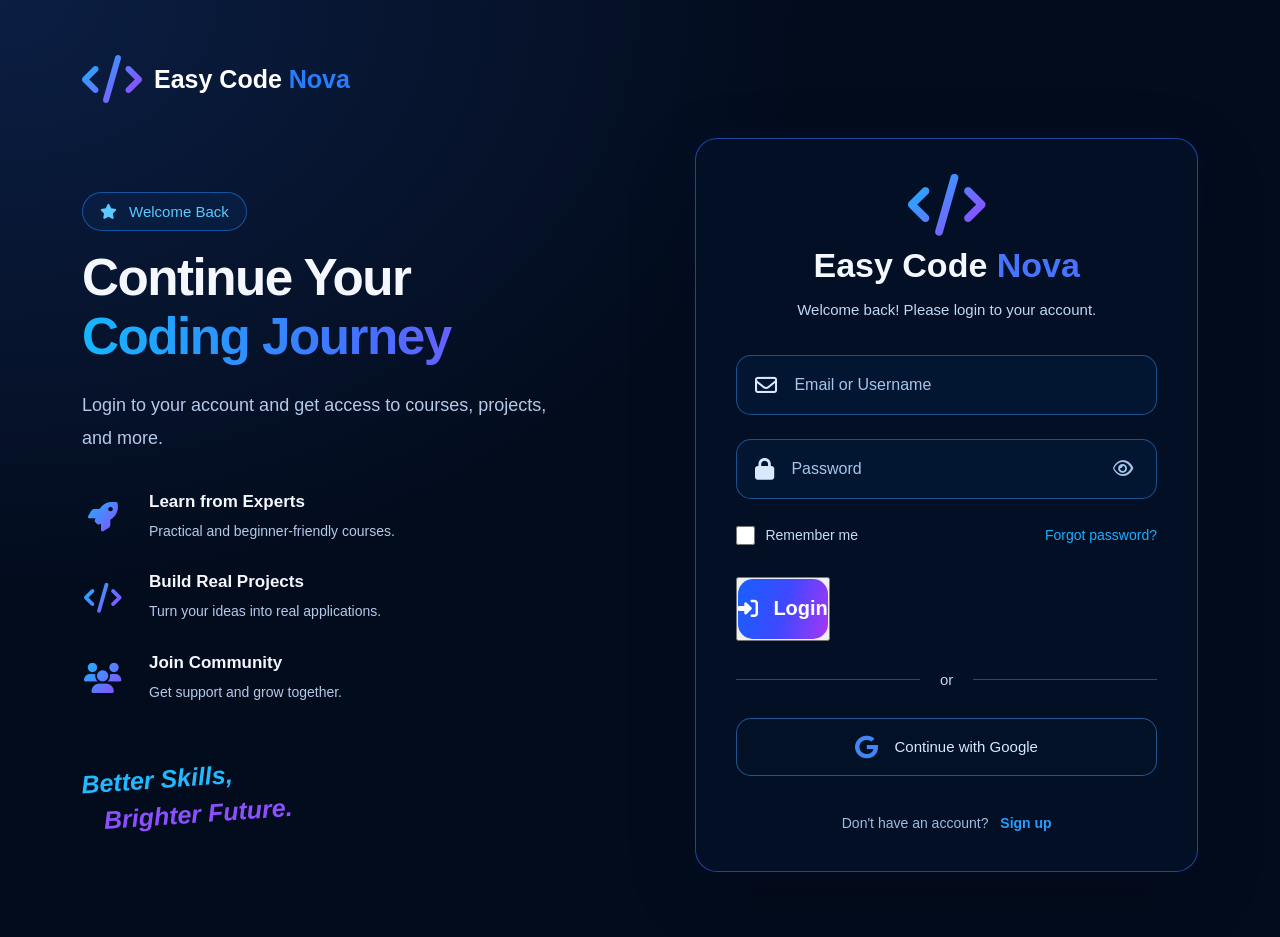
<file: login .html>
<!DOCTYPE html>
<html lang="en">
<head>
    <meta charset="UTF-8">
    <meta name="viewport" content="width=device-width, initial-scale=1.0">

    <title>Login | Easy Code Nova</title>

    <link rel="stylesheet" href="style.css">

    <link rel="stylesheet"
          href="https://cdnjs.cloudflare.com/ajax/libs/font-awesome/6.7.2/css/all.min.css">
</head>

<body>

    <header class="top-logo">
        <a href="index.html" class="logo">
            <i class="fa-solid fa-code"></i>
            <span>Easy Code <b>Nova</b></span>
        </a>
    </header>

    <main class="login-page">

        <!-- LEFT SIDE -->
        <section class="welcome-section">

            <div class="welcome-badge">
                <i class="fa-solid fa-star"></i>
                Welcome Back
            </div>

            <h1>
                Continue Your
                <span>Coding Journey</span>
            </h1>

            <p class="welcome-description">
                Login to your account and get access to
                courses, projects, and more.
            </p>

            <div class="benefits">

                <div class="benefit">
                    <i class="fa-solid fa-rocket"></i>
                    <div>
                        <h3>Learn from Experts</h3>
                        <p>Practical and beginner-friendly courses.</p>
                    </div>
                </div>

                <div class="benefit">
                    <i class="fa-solid fa-code"></i>
                    <div>
                        <h3>Build Real Projects</h3>
                        <p>Turn your ideas into real applications.</p>
                    </div>
                </div>

                <div class="benefit">
                    <i class="fa-solid fa-users"></i>
                    <div>
                        <h3>Join Community</h3>
                        <p>Get support and grow together.</p>
                    </div>
                </div>

            </div>

            <div class="tagline">
                Better Skills,
                <span>Brighter Future.</span>
            </div>

        </section>

        <!-- RIGHT SIDE -->
        <section class="login-section">

            <div class="login-card">

                <div class="card-logo">
                    <i class="fa-solid fa-code"></i>
                </div>

                <h2>Easy Code <span>Nova</span></h2>

                <p class="card-description">
                    Welcome back! Please login to your account.
                </p>

                <form id="loginForm">

                    <div class="input-group">
                        <i class="fa-regular fa-envelope"></i>

                        <input
                            type="text"
                            id="email"
                            placeholder="Email or Username"
                            autocomplete="username"
                            required
                        >
                    </div>

                    <div class="input-group">
                        <i class="fa-solid fa-lock"></i>

                        <input
                            type="password"
                            id="password"
                            placeholder="Password"
                            autocomplete="current-password"
                            required
                            minlength="6"
                        >

                        
                        <button
                            type="button"
                            class="toggle-password"
                            id="togglePassword"
                            aria-label="Show password"
                        >
                            <i class="fa-regular fa-eye"></i>
                        </button>
                    </div>

                    <div class="form-options">

                        <label class="remember">
                            <input type="checkbox" id="remember">
                            <span>Remember me</span>
                        </label>

                        <a href="#" id="forgotPassword">
                            Forgot password?
                        </a>

                    </div>
                    <button><a  class="login-button" href="basi.html">
                    
                        <i class="fa-solid fa-right-to-bracket"></i>
                        Login
                    </a></button>

                    <p id="message" class="message" role="status"></p>

                </form>

                <div class="separator">
                    <span></span>
                    <p>or</p>
                    <span></span>
                </div>

                <button type="button" class="google-button" id="googleLogin">
                    <i class="fa-brands fa-google"></i>
                    Continue with Google
                </button>

                <p class="signup-text">
                    Don't have an account?
                    <a href="signup.html">Sign up</a>
                </p>

            </div>

        </section>

    </main>

    <script src="main.js"></script>

</body>
</html>
</file>
<file: style.css>
* {
    margin: 0;
    padding: 0;
    box-sizing: border-box;
}

body {
    background: #071124;
    font-family: Arial, sans-serif;
}
.tap{
    visibility: hidden;
}

.navbar {
    width: 100%;
    min-height: 85px;
    padding: 18px 6%;
    display: flex;
    align-items: center;
    justify-content: space-between;
    gap: 25px;
    background: rgba(7, 17, 36, 0.96);
    border-bottom: 1px solid rgba(80, 130, 255, 0.18);
    position: relative;
    z-index: 1000;
}

/* Logo */
.logo {
    display: flex;
    align-items: center;
    gap: 12px;
    color: white;
    text-decoration: none;
    font-size: 21px;
    font-weight: bold;
    white-space: nowrap;
}

.logo b {
    color: #5284ff;
}

.logo-icon {
    width: 42px;
    height: 42px;
    display: flex;
    align-items: center;
    justify-content: center;
    color: white;
    font-size: 20px;
    border-radius: 12px;
    background: linear-gradient(135deg, #3563ff, #8b5cf6);
    box-shadow: 0 0 20px #3563ff35;
}

/* Navigation links */
.nav-links {
    display: flex;
    align-items: center;
    gap: 30px;
}

.nav-links a {
    color: #aab6cc;
    text-decoration: none;
    font-size: 15px;
    transition: 0.3s;
}

.nav-links a:hover,
.nav-links a.active {
    color: #5b8cff;
}

/* Right actions */
.nav-actions {
    display: flex;
    align-items: center;
    gap: 18px;
}

.search-btn {
    background: transparent;
    border: none;
    color: #dbe5ff;
    font-size: 18px;
    cursor: pointer;
    padding: 10px;
    transition: 0.3s;
}

.search-btn:hover {
    color: #5284ff;
}

.start-btn {
    display: flex;
    align-items: center;
    gap: 12px;
    padding: 13px 20px;
    color: white;
    text-decoration: none;
    font-size: 14px;
    font-weight: bold;
    border-radius: 10px;
    background: linear-gradient(100deg, #3563ff, #7650e8);
    transition: 0.3s;
}

.start-btn:hover {
    transform: translateY(-2px);
    box-shadow: 0 7px 25px #3563ff40;
}

/* Mobile menu button */
.menu-toggle {
    display: none;
    border: 1px solid #293956;
    color: white;
    background: #101e38;
    border-radius: 8px;
    padding: 10px 12px;
    font-size: 20px;
    cursor: pointer;
}

/* Responsive */
@media (max-width: 900px) {
    .navbar {
        flex-wrap: wrap;
        gap: 15px;
        padding: 15px 5%;
    }

    .menu-toggle {
        display: block;
        margin-left: auto;
    }

    .nav-links {
        display: none;
        width: 100%;
        flex-direction: column;
        align-items: stretch;
        gap: 0;
        order: 3;
    }

    .nav-links.show {
        display: flex;
    }

    .nav-links a {
        padding: 14px 8px;
        border-bottom: 1px solid #1b2b47;
    }

    .nav-actions {
        order: 4;
        width: 100%;
        justify-content: space-between;
    }

    .start-btn {
        flex: 1;
        justify-content: center;
    }
}

@media (max-width: 400px) {
    .logo {
        font-size: 17px;
        gap: 8px;
    }

    .logo-icon {
        width: 36px;
        height: 36px;
    }
}


/* =========================
   1. GENERAL
========================= */

* {
    margin: 0;
    padding: 0;
    box-sizing: border-box;
}

:root {
    --bg: #050d1c;
    --card: #0b172b;
    --blue: #3563ff;
    --purple: #913cff;
    --white: #f5f7ff;
    --muted: #b8c8e9;
    --border: rgba(110, 145, 255, 0.17);
}

html {
    scroll-behavior: smooth;
}

body {
    background:
        radial-gradient(
            circle at 75% 30%,
            rgba(38, 58, 180, 0.17),
            transparent 35%
        ),
        var(--bg);

    color: var(--white);
    font-family: Arial, Helvetica, sans-serif;
    min-height: 100vh;
    overflow-x: hidden;
}

a {
    text-decoration: none;
    color: inherit;
}

button {
    font-family: inherit;
    cursor: pointer;
}

/* =========================
   2. NAVBAR
========================= */

.navbar {
    min-height: 85px;
    width: 100%;
    padding: 15px 7%;

    display: flex;
    align-items: center;
    justify-content: space-between;
    gap: 25px;

    background: rgba(5, 13, 28, 0.96);
    border-bottom: 1px solid var(--border);

    position: relative;
    z-index: 1000;
}

/* Logo */

.logo {
    display: flex;
    align-items: center;
    gap: 12px;

    color: white;
    font-size: 27px;
    font-weight: bold;
    white-space: nowrap;
}

.logo b {
    color: #4775ff;
}

.logo-icon {
    font-size: 42px;

    background: linear-gradient(
        135deg,
        #00b7ff,
        #853cff
    );

    -webkit-background-clip: text;
    background-clip: text;
    color: transparent;
}

/* Navbar links */

.nav-links {
    display: flex;
    align-items: center;
    gap: 38px;
}

.nav-links a {
    color: #d3def7;
    font-size: 16px;
    padding: 13px 4px;
    position: relative;
    transition: 0.3s;
}

.nav-links a:hover,
.nav-links a.active {
    color: #5280ff;
}

.nav-links a.active::after {
    content: "";
    position: absolute;
    bottom: 0;
    left: 0;

    width: 100%;
    height: 3px;

    background: var(--blue);
    border-radius: 5px;
}

/* Navbar buttons */

.nav-actions {
    display: flex;
    align-items: center;
    gap: 22px;
}

.search-btn {
    background: transparent;
    color: #dce5ff;
    border: none;

    font-size: 17px;
    padding: 12px;

    transition: 0.3s;
}

.search-btn:hover {
    color: #5280ff;
}

.start-btn {
    display: inline-flex;
    justify-content: center;
    align-items: center;
    gap: 12px;

    padding: 15px 25px;

    color: white;
    font-size: 15px;
    font-weight: bold;

    background: linear-gradient(
        120deg,
        #3563ff,
        #3156e9
    );

    border: none;
    border-radius: 15px;

    box-shadow: 0 5px 20px rgba(53, 99, 255, 0.12);
    transition: 0.3s;
}

.start-btn:hover {
    transform: translateY(-3px);
    box-shadow: 0 8px 25px rgba(53, 99, 255, 0.3);
}

/* Menu icon */

.menu-toggle {
    display: none;
    background: transparent;
    color: white;
    border: none;
    font-size: 25px;
}

/* =========================
   3. INTRO / HERO
========================= */

.intro {
    width: 100%;
    min-height: 350px;
    padding: 65px 7% 20px;

    position: relative;
    z-index: 1;
}

.intro h1 {
    color: white;
    font-size: clamp(40px, 5vw, 66px);
    line-height: 1.12;
    letter-spacing: -1.5px;
    font-weight: 800;
}

.intro h1 span {
    display: inline-block;

    background: linear-gradient(
        90deg,
        #12a5ff,
        #4973ff,
        #a13dff
    );

    -webkit-background-clip: text;
    background-clip: text;
    color: transparent;
}

.intro > p {
    color: var(--muted);
    font-size: 18px;
    line-height: 1.8;
    max-width: 650px;
}

.intro h1:first-child {
    margin-bottom: 3px;
}

.intro h1:nth-child(2) {
    margin-bottom: 20px;
}

.intro p:nth-of-type(2) {
    margin-bottom: 25px;
}

/* Hero buttons */

.intro > button {
    margin-right: 15px;
    margin-bottom: 10px;
}

.intro > .search-btn {
    border: 1px solid #4c70ff;
    border-radius: 15px;
    padding: 14px 24px;
    font-size: 15px;
}

.intro > .search-btn:hover {
    background: rgba(53, 99, 255, 0.13);
}

/* =========================
   4. INTRO FEATURES
========================= */

.intro1 {
    display: flex;
    align-items: center;
    gap: 0;

    padding: 25px 7% 55px;
    flex-wrap: wrap;
}

.intro1 p {
    display: flex;
    align-items: center;
    gap: 12px;

    color: #e9efff;
    font-size: 14px;
    line-height: 1.7;

    padding: 8px 25px;
    border-right: 1px solid rgba(120, 150, 255, 0.3);
}

.intro1 p:first-child {
    padding-left: 0;
}

.intro1 p:last-child {
    border-right: none;
}

.intro1 p span {
    color: #a8bdf2;
}

.intro1 p i {
    color: #b5c8ff;
    font-size: 23px;
    flex-shrink: 0;
}

/* =========================
   5. WHY CHOOSE SECTION
========================= */

.intro2 {
    padding: 40px 7% 80px;
    text-align: center;

    background: linear-gradient(
        180deg,
        rgba(9, 19, 37, 0.7),
        rgba(5, 13, 28, 0.2)
    );
}

.intro2 > h1 {
    color: white;
    font-size: clamp(28px, 3.5vw, 37px);
    font-weight: 800;
    margin-bottom: 12px;
}

.intro2 > h5 {
    color: var(--muted);
    font-size: 17px;
    font-weight: normal;
    line-height: 1.7;
    margin-bottom: 35px;
}

/* =========================
   6. BENEFIT CARDS
========================= */

.in1 {
    display: grid;
    grid-template-columns: repeat(3, minmax(0, 1fr));
    gap: 22px;

    text-align: left;
}

/* Each heading and paragraph becomes a card */

.in1 h3,
.in1 p {
    grid-column: auto;
}

.in1 h3 {
    color: #f4f6ff;
    font-size: 20px;
    line-height: 1.5;

    padding: 25px 25px 10px;

    background: var(--card);
    border: 1px solid var(--border);
    border-bottom: none;
    border-radius: 16px 16px 0 0;

    margin-bottom: 0;
}

.in1 p {
    color: var(--muted);
    font-size: 15px;
    line-height: 1.8;

    padding: 0 25px 25px;

    background: var(--card);
    border: 1px solid var(--border);
    border-top: none;
    border-radius: 0 0 16px 16px;

    margin-top: -1px;
    margin-bottom: 0;

    transition: 0.3s;
}

.in1 h3 i {
    display: inline-flex;
    align-items: center;
    justify-content: center;

    width: 48px;
    height: 48px;

    margin-right: 10px;
    margin-bottom: 15px;

    border-radius: 13px;
    color: #dce5ff;
    background: linear-gradient(
        135deg,
        #293fcd,
        #4a29a7
    );

    font-size: 23px;
}

.in1 h3:nth-of-type(2) i {
    background: linear-gradient(135deg, #079b8d, #05675f);
}

.in1 h3:nth-of-type(3) i {
    background: linear-gradient(135deg, #c42b83, #75205c);
}

.in1 h3:hover {
    border-color: rgba(82, 112, 255, 0.5);
}

/* =========================
   7. TABLET
========================= */

@media (max-width: 1050px) {
    .navbar {
        padding-left: 4%;
        padding-right: 4%;
        gap: 15px;
    }

    .logo {
        font-size: 22px;
    }

    .logo-icon {
        font-size: 35px;
    }

    .nav-links {
        gap: 20px;
    }

    .nav-actions {
        gap: 10px;
    }

    .intro,
    .intro1,
    .intro2 {
        padding-left: 5%;
        padding-right: 5%;
    }

    .in1 {
        gap: 15px;
    }

    .in1 h3 {
        font-size: 17px;
        padding: 20px 18px 10px;
    }

    .in1 p {
        padding: 0 18px 20px;
    }
}

/* =========================
   8. MOBILE
========================= */

@media (max-width: 780px) {
    .navbar {
        min-height: 75px;
        padding: 15px 5%;
        flex-wrap: wrap;
    }

    .logo {
        font-size: 20px;
        gap: 8px;
    }

    .logo-icon {
        font-size: 32px;
    }

    .menu-toggle {
        display: block;
        margin-left: auto;
    }

    .nav-links {
        display: none;
        width: 100%;
        order: 3;

        flex-direction: column;
        align-items: stretch;
        gap: 0;

        border-top: 1px solid var(--border);
        padding-top: 10px;
    }

    .nav-links.show {
        display: flex;
    }

    .nav-links a {
        padding: 14px 8px;
    }

    .nav-links a.active::after {
        display: none;
    }

    .nav-actions {
        gap: 10px;
    }

    .nav-actions .start-btn {
        padding: 12px 15px;
        font-size: 13px;
    }

    .intro {
        padding: 45px 6% 15px;
        min-height: auto;
    }

    .intro h1 {
        font-size: clamp(37px, 8vw, 52px);
        letter-spacing: -1px;
    }

    .intro > p {
        font-size: 16px;
    }

    .intro1 {
        padding: 30px 6% 40px;
        gap: 15px;
    }

    .intro1 p {
        padding: 8px 12px;
    }

    .intro2 {
        padding: 40px 6% 60px;
    }

    .in1 {
        grid-template-columns: repeat(2, minmax(0, 1fr));
        gap: 15px;
    }
}

/* =========================
   9. SMALL PHONE
========================= */

@media (max-width: 500px) {
    .navbar {
        gap: 12px;
    }

    .logo {
        font-size: 17px;
    }

    .logo-icon {
        font-size: 27px;
    }

    .nav-actions {
        width: 100%;
        justify-content: space-between;
        order: 4;
        padding-top: 8px;
    }

    .intro {
        padding-top: 35px;
    }

    .intro h1 {
        font-size: 36px;
    }

    .intro > p {
        font-size: 15px;
        line-height: 1.8;
    }

    .intro > button {
        margin-right: 5px;
        padding: 13px 15px;
    }

    .intro1 {
        flex-direction: column;
        align-items: flex-start;
    }

    .intro1 p {
        padding: 8px 0;
        border-right: none;
    }

    .intro2 > h1 {
        font-size: 27px;
    }

    .intro2 > h5 {
        font-size: 15px;
    }

    .in1 {
        grid-template-columns: 1fr;
    }
}


/* =========================
   1. GENERAL
========================= */

* {
    margin: 0;
    padding: 0;
    box-sizing: border-box;
}

:root {
    --background: #030c1d;
    --card-background: rgba(3, 17, 38, 0.85);
    --blue: #1768ff;
    --light-blue: #16b7ff;
    --purple: #a33cff;
    --white: #f5f7ff;
    --muted: #b5c9e8;
    --border: rgba(49, 119, 255, 0.55);
}

html {
    scroll-behavior: smooth;
}

body {
    min-height: 100vh;
    font-family: Arial, Helvetica, sans-serif;
    color: var(--white);

    background:
        radial-gradient(
            ellipse at 48% 45%,
            rgba(15, 51, 160, 0.23),
            transparent 45%
        ),
        radial-gradient(
            circle at 100% 0%,
            rgba(91, 37, 255, 0.17),
            transparent 25%
        ),
        var(--background);

    overflow-x: hidden;
}

a {
    color: inherit;
    text-decoration: none;
}

button,
input {
    font: inherit;
}

/* =========================
   2. TOP LOGO
========================= */

.top-logo {
    padding: 35px 5% 10px;
}

.logo {
    display: inline-flex;
    align-items: center;
    gap: 15px;

    font-size: 30px;
    font-weight: bold;
}

.logo > i {
    font-size: 48px;

    background: linear-gradient(
        135deg,
        var(--light-blue),
        var(--purple)
    );

    -webkit-background-clip: text;
    background-clip: text;
    color: transparent;
}

.logo b {
    color: #3e6dff;
}

/* =========================
   3. MAIN LAYOUT
========================= */

.login-page {
    width: 100%;
    min-height: calc(100vh - 100px);

    padding: 25px 5% 45px;

    display: grid;
    grid-template-columns: minmax(0, 1fr) minmax(400px, 0.9fr);
    align-items: center;
    gap: 55px;
}

/* =========================
   4. LEFT WELCOME SECTION
========================= */

.welcome-section {
    max-width: 650px;
    padding: 20px 0;
}

.welcome-badge {
    width: fit-content;

    display: flex;
    align-items: center;
    gap: 12px;

    padding: 10px 17px;
    margin-bottom: 18px;

    border: 1px solid rgba(30, 137, 255, 0.5);
    border-radius: 30px;

    background: rgba(10, 38, 80, 0.45);
    color: #58caff;

    font-size: 15px;
}

.welcome-section h1 {
    font-size: clamp(38px, 4vw, 55px);
    line-height: 1.15;
    letter-spacing: -1.5px;

    margin-bottom: 22px;
}

.welcome-section h1 span {
    display: block;

    background: linear-gradient(
        90deg,
        #15b7ff,
        #4272ff,
        #b23cff
    );

    -webkit-background-clip: text;
    background-clip: text;
    color: transparent;
}

.welcome-description {
    max-width: 480px;

    color: var(--muted);
    font-size: 18px;
    line-height: 1.8;

    margin-bottom: 38px;
}

/* Benefits */

.benefits {
    display: flex;
    flex-direction: column;
    gap: 30px;
}

.benefit {
    display: flex;
    align-items: center;
    gap: 25px;
}

.benefit > i {
    width: 42px;
    flex-shrink: 0;

    font-size: 30px;
    text-align: center;

    background: linear-gradient(
        135deg,
        #13baff,
        #9942ff
    );

    -webkit-background-clip: text;
    background-clip: text;
    color: transparent;
}

.benefit h3 {
    font-size: 17px;
    margin-bottom: 8px;
}

.benefit p {
    color: var(--muted);
    font-size: 14px;
    line-height: 1.6;
}

.tagline {
    margin-top: 48px;

    font-size: 25px;
    font-style: italic;
    font-weight: bold;

    color: #23b8ff;
    transform: rotate(-4deg);
}

.tagline span {
    display: block;
    margin: 8px 0 0 20px;

    color: #8c50ff;
}

/* =========================
   5. LOGIN CARD
========================= */

.login-section {
    width: 100%;
    display: flex;
    justify-content: center;
}

.login-card {
    width: 100%;
    max-width: 550px;

    padding: 35px 40px;

    text-align: center;

    background: var(--card-background);
    border: 1px solid var(--border);
    border-radius: 22px;

    box-shadow:
        0 20px 70px rgba(0, 0, 0, 0.2),
        0 0 35px rgba(35, 91, 255, 0.06);

    backdrop-filter: blur(15px);
}

/* Card logo */

.card-logo {
    margin-bottom: 10px;
}

.card-logo i {
    font-size: 62px;

    background: linear-gradient(
        135deg,
        #13baff,
        #a33cff
    );

    -webkit-background-clip: text;
    background-clip: text;
    color: transparent;
}

.login-card h2 {
    font-size: 34px;
    margin-bottom: 12px;
}

.login-card h2 span {
    color: #4774ff;
}

.card-description {
    color: #c1d8f4;
    font-size: 15px;
    line-height: 1.7;

    margin-bottom: 32px;
}

/* =========================
   6. INPUTS
========================= */

#loginForm {
    text-align: left;
}

.input-group {
    width: 100%;
    min-height: 60px;

    display: flex;
    align-items: center;
    gap: 17px;

    padding: 0 18px;
    margin-bottom: 24px;

    background: rgba(5, 29, 57, 0.65);
    border: 1px solid rgba(40, 115, 193, 0.65);
    border-radius: 15px;

    transition: border-color 0.3s, box-shadow 0.3s;
}

.input-group:focus-within {
    border-color: #3c82ff;

    box-shadow:
        0 0 0 3px rgba(53, 99, 255, 0.12);
}

.input-group > i {
    flex-shrink: 0;
    font-size: 22px;
    color: #d7e8ff;
}

.input-group input {
    width: 100%;
    min-width: 0;
    height: 58px;

    color: white;
    font-size: 16px;

    background: transparent;
    border: none;
    outline: none;
}

.input-group input::placeholder {
    color: #a6c5eb;
}

.toggle-password {
    flex-shrink: 0;

    display: flex;
    align-items: center;
    justify-content: center;

    padding: 5px;

    color: #a6c5eb;
    background: transparent;
    border: none;

    font-size: 18px;
}

.toggle-password:hover {
    color: white;
}

/* =========================
   7. REMEMBER & FORGOT
========================= */

.form-options {
    display: flex;
    justify-content: space-between;
    align-items: center;
    gap: 12px;

    margin: 27px 0 32px;

    color: #c5dcf6;
    font-size: 14px;
}

.remember {
    display: flex;
    align-items: center;
    gap: 10px;
    cursor: pointer;
}

.remember input {
    width: 19px;
    height: 19px;

    accent-color: var(--blue);
    cursor: pointer;
}

.form-options a {
    color: #1caeff;
    transition: 0.3s;
}

.form-options a:hover {
    color: #9d67ff;
}

/* =========================
   8. LOGIN BUTTON
========================= */

.login-button {
    width: 100%;
    min-height: 60px;

    display: flex;
    align-items: center;
    justify-content: center;
    gap: 15px;

    color: white;
    font-size: 20px;
    font-weight: bold;

    background: linear-gradient(
        105deg,
        #1760ff,
        #3d49ff,
        #a536f5
    );

    border: none;
    border-radius: 15px;

    transition: 0.3s;
}

.login-button:hover {
    transform: translateY(-2px);

    box-shadow:
        0 10px 28px rgba(65, 73, 255, 0.3);
}

.login-button:active {
    transform: scale(0.99);
}

.message {
    display: none;
    font-size: 14px;
    line-height: 1.6;
    margin-top: 15px;
}

.message.show {
    display: block;
}

.message.error {
    color: #ff929e;
}

.message.success {
    color: #68e8b1;
}

/* =========================
   9. SEPARATOR
========================= */

.separator {
    display: flex;
    align-items: center;
    gap: 20px;

    margin: 30px 0;
}

.separator span {
    height: 1px;
    flex: 1;
    background: rgba(72, 132, 206, 0.5);
}

.separator p {
    color: #c2d6f1;
    font-size: 15px;
}

/* =========================
   10. GOOGLE BUTTON
========================= */

.google-button {
    width: 100%;
    min-height: 58px;

    display: flex;
    align-items: center;
    justify-content: center;
    gap: 16px;

    color: #d9e7ff;
    font-size: 15px;

    background: rgba(4, 22, 44, 0.45);
    border: 1px solid rgba(47, 116, 193, 0.7);
    border-radius: 15px;

    transition: 0.3s;
}

.google-button i {
    color: #4285f4;
    font-size: 24px;
}

.google-button:hover {
    background: rgba(30, 74, 132, 0.2);
    border-color: #4b80ff;
}

/* =========================
   11. SIGN UP
========================= */

.signup-text {
    margin-top: 35px;

    color: #9ebce1;
    font-size: 14px;
    line-height: 1.8;
}

.signup-text a {
    margin-left: 8px;
    color: #279dff;
    font-weight: bold;
}

.signup-text a:hover {
    color: #a15cff;
}

/* =========================
   12. TABLET
========================= */

@media (max-width: 1050px) {
    .login-page {
        grid-template-columns: minmax(0, 1fr) minmax(350px, 0.9fr);
        gap: 30px;
        padding-left: 4%;
        padding-right: 4%;
    }

    .welcome-section h1 {
        font-size: 42px;
    }

    .login-card {
        padding: 30px 25px;
    }

    .login-card h2 {
        font-size: 28px;
    }
}

/* =========================
   13. MOBILE
========================= */

@media (max-width: 780px) {
    .top-logo {
        padding: 25px 6% 10px;
    }

    .logo {
        font-size: 23px;
    }

    .logo > i {
        font-size: 38px;
    }

    .login-page {
        grid-template-columns: 1fr;
        gap: 35px;

        padding: 30px 6% 45px;
    }

    .welcome-section {
        max-width: 600px;
        margin: 0 auto;
        text-align: center;
    }

    .welcome-badge {
        margin-left: auto;
        margin-right: auto;
    }

    .welcome-section h1 {
        font-size: 42px;
    }

    .welcome-description {
        margin-left: auto;
        margin-right: auto;
        font-size: 16px;
    }

    .benefits {
        text-align: left;
        width: fit-content;
        max-width: 100%;
        margin: 0 auto;
        gap: 23px;
    }

    .tagline {
        margin-top: 35px;
    }

    .login-section {
        max-width: 550px;
        margin: 0 auto;
    }

    .login-card {
        padding: 30px 25px;
    }
}

/* =========================
   14. SMALL PHONES
========================= */

@media (max-width: 420px) {
    .top-logo {
        padding-top: 22px;
    }

    .logo {
        font-size: 19px;
        gap: 10px;
    }

    .logo > i {
        font-size: 32px;
    }

    .login-page {
        padding-left: 4%;
        padding-right: 4%;
    }

    .welcome-section h1 {
        font-size: 35px;
    }

    .welcome-description {
        font-size: 15px;
    }

    .benefit {
        gap: 15px;
    }

    .benefit h3 {
        font-size: 15px;
    }

    .benefit p {
        font-size: 13px;
    }

    .login-card {
        padding: 27px 18px;
        border-radius: 18px;
    }

    .card-logo i {
        font-size: 50px;
    }

    .login-card h2 {
        font-size: 25px;
    }

    .card-description {
        font-size: 13px;
    }

    .input-group {
        gap: 12px;
        padding: 0 12px;
    }

    .input-group input {
        font-size: 14px;
    }

    .form-options {
        font-size: 12px;
        gap: 8px;
    }

    .login-button {
        font-size: 18px;
    }
}

/* ===== General ===== */
* {
    margin: 0;
    padding: 0;
    box-sizing: border-box;
}

html {
    scroll-behavior: smooth;
}

body {
    font-family: Arial, Helvetica, sans-serif;
    background: #020b1c;
    color: #eaf2ff;
    min-height: 100vh;
    overflow-x: hidden;
}

button,
a {
    font: inherit;
}

button {
    cursor: pointer;
}

a {
    text-decoration: none;
    color: inherit;
}

/* ===== Navbar ===== */
.navbar {
    width: 100%;
    min-height: 76px;
    padding: 15px 35px;
    display: flex;
    align-items: center;
    justify-content: space-between;
    gap: 25px;
    background: #030c1f;
    border-bottom: 1px solid #173260;
    position: sticky;
    top: 0;
    z-index: 100;
}

.logo {
    display: flex;
    align-items: center;
    gap: 12px;
    font-size: 25px;
    font-weight: bold;
    white-space: nowrap;
}

.logo b {
    color: #287dff;
}

.logo-icon {
    font-size: 35px;
    color: #20baff;
    background: linear-gradient(135deg, #00d4ff, #8b35ff);
    -webkit-background-clip: text;
    background-clip: text;
    -webkit-text-fill-color: transparent;
}

.nav-links {
    display: flex;
    align-items: center;
    gap: 30px;
}

.nav-links a {
    color: #b4c7e7;
    font-size: 14px;
    transition: .3s;
}

.nav-links a:hover,
.nav-links a.active {
    color: #23baff;
}

.nav-actions {
    display: flex;
    align-items: center;
    gap: 15px;
}

.search-btn {
    width: 42px;
    height: 42px;
    border: 1px solid #1c3b70;
    background: #0a1a37;
    color: #b8d9ff;
    border-radius: 12px;
    transition: .3s;
}

.search-btn:hover {
    border-color: #318bff;
    color: white;
}

.start-btn {
    display: inline-flex;
    justify-content: center;
    align-items: center;
    gap: 12px;
    padding: 13px 20px;
    color: white;
    font-weight: bold;
    font-size: 13px;
    border: 0;
    border-radius: 13px;
    background: linear-gradient(110deg, #087bff, #7727f5);
    box-shadow: 0 5px 20px #3220ff25;
    transition: .3s;
}

.start-btn:hover {
    transform: translateY(-2px);
    box-shadow: 0 8px 25px #542bff55;
}

.menu-toggle {
    display: none;
    background: #0b1b38;
    border: 1px solid #254574;
    color: white;
    border-radius: 10px;
    padding: 10px 13px;
}

/* ===== Sidebar ===== */
.ul {
    position: fixed;
    left: 0;
    top: 76px;
    bottom: 0;
    width: 235px;
    padding: 30px 18px;
    background: linear-gradient(180deg, #031027, #020b1b);
    border-right: 1px solid #142d53;
}

.ul ul {
    list-style: none;
    display: flex;
    flex-direction: column;
    gap: 12px;
}

.ul li button {
    width: 100%;
    padding: 17px 20px;
    text-align: left;
    color: #bcd0ef;
    background: transparent;
    border: 1px solid transparent;
    border-radius: 12px;
    text-transform: capitalize;
    transition: .3s;
}

.ul li:first-child button,
.ul li button:hover {
    color: white;
    background: linear-gradient(100deg, #086cff, #6515d9);
    border-color: #397aff;
    box-shadow: 0 5px 20px #123cff25;
}

/* ===== Main Content ===== */
.main {
    margin-left: 235px;
    padding: 30px;
    min-height: calc(100vh - 76px);
    background:
        radial-gradient(ellipse at 75% 0%, #10265a33, transparent 40%),
        #020b1c;
}

/* ===== Hero Section ===== */
.main > h1 {
    font-size: clamp(35px, 4vw, 55px);
    font-weight: 800;
    letter-spacing: -1.5px;
    line-height: 1.15;
    color: #f4f7ff;
    margin: 12px 0 5px;
}

.main > h2 {
    font-size: clamp(35px, 4vw, 55px);
    font-weight: 800;
    letter-spacing: -1.5px;
    color: #278cff;
    margin-bottom: 20px;
}

.main > p {
    color: #b7cbea;
    font-size: 15px;
    line-height: 1.8;
}

.main > p:nth-of-type(2) {
    margin-bottom: 25px;
}

.main > .start-btn {
    margin: 0 10px 20px 0;
}

/* ===== Popular Courses ===== */
.lan {
    margin-top: 40px;
}

.lan > h1,
.proj > h1 {
    font-size: 23px;
    margin-bottom: 22px;
    color: #f1f5ff;
    text-transform: capitalize;
}

.lan1,
.proj1 {
    max-width: 650px;
    display: grid;
    grid-template-columns: repeat(3, minmax(0, 1fr));
    gap: 10px;
}

.lan2,
.proj2 {
    min-width: 200px;
    padding: 24px 20px;
    border: 1px solid #193767;
    border-radius: 15px;
    background: linear-gradient(145deg, #0a1c3a, #04132b);
    transition: transform .3s, border-color .3s, box-shadow .3s;
}

.lan2:hover,
.proj2:hover {
    transform: translateY(-5px);
    border-color: #287cff;
    box-shadow: 0 10px 30px #0066ff18;
}

.lan2 h2,
.proj2 h2 {
    font-size: 19px;
    margin-bottom: 12px;
    color: #35bdff;
}

.lan2 p,
.proj2 p {
    color: #b1c5e6;
    font-size: 13px;
    line-height: 1.8;
}

/* Course card accents */
.lan2:nth-child(1) h2 {
    color: #ff6848;
}

.lan2:nth-child(2) h2 {
    color: #45a5ff;
}

.lan2:nth-child(3) h2 {
    color: #e5c7ff;
}

/* ===== Projects ===== */
.proj {
    margin-top: 40px;
}

.proj2 {
    background:
        radial-gradient(circle at top right, #193e8430, transparent 60%),
        linear-gradient(145deg, #0a1c3a, #04132b);
}

.proj2 h2 {
    color: #f0f4ff;
}

/* ===== Responsive ===== */
@media (min-width: 1500px) {
    .main {
        padding: 40px;
    }

    .lan1,
    .proj1 {
        gap: 22px;
    }
}

@media (max-width: 1100px) {
    .navbar {
        padding: 15px 22px;
        gap: 15px;
    }

    .logo {
        font-size: 21px;
    }

    .nav-links {
        gap: 16px;
    }

    .ul {
        width: 190px;
    }

    .main {
        margin-left: 190px;
        padding: 25px;
    }

    .lan1,
    .proj1 {
        grid-template-columns: repeat(2, minmax(0, 1fr));
    }
}

@media (max-width: 760px) {
    .navbar {
        flex-wrap: wrap;
    }

    .menu-toggle {
        display: block;
        margin-left: auto;
    }

    .nav-links {
        display: none;
        width: 100%;
        flex-direction: column;
        align-items: stretch;
        gap: 0;
        order: 3;
    }

    .nav-links a {
        padding: 13px;
        border-bottom: 1px solid #142b4d;
    }

    .nav-links.open {
        display: flex;
    }

    .nav-actions {
        display: none;
        width: 100%;
    }

    .ul {
        position: static;
        width: 100%;
        padding: 12px;
        border-right: 0;
        border-bottom: 1px solid #142d53;
    }

    .ul ul {
        flex-direction: row;
        flex-wrap: wrap;
    }

    .ul li {
        flex: 1;
        min-width: 100px;
    }

    .ul li button {
        text-align: center;
        padding: 12px 8px;
    }

    .main {
        margin-left: 0;
        padding: 22px 16px;
    }

    .main > h1,
    .main > h2 {
        font-size: 38px;
    }
}

@media (max-width: 480px) {
    .navbar {
        padding: 13px;
        gap: 12px;
    }

    .logo {
        font-size: 19px;
        gap: 7px;
    }

    .logo-icon {
        font-size: 28px;
    }

    .lan1,
    .proj1 {
        grid-template-columns: 1fr;
    }

    .main > h1,
    .main > h2 {
        font-size: 32px;
    }

    .main > .start-btn {
        margin-right: 0;
        margin-bottom: 12px;
        padding: 12px 14px;
    }
}

* {
    box-sizing: border-box;
}

body {
    margin: 0;
    min-height: 100vh;
    padding: 20px;
    background: #020b1b;
    color: #eef4ff;
    font-family: Arial, sans-serif;
}

.right-panel {
    width: 100%;
    max-width: 360px;
    margin-left: auto;
    display: flex;
    flex-direction: column;
    gap: 18px;
    margin-top: -800px;
}

.panel {
    padding: 17px;
    border: 1px solid #173665;
    border-radius: 16px;
    background: linear-gradient(145deg, #061630, #031027);
    box-shadow: 0 10px 28px #0003;
}

.panel-heading {
    display: flex;
    align-items: center;
    justify-content: space-between;
    gap: 10px;
    margin-bottom: 17px;
}

.panel-heading h2 {
    display: flex;
    align-items: center;
    gap: 11px;
    margin: 0;
    font-size: 16px;
    font-weight: 700;
}

.heading-icon {
    width: 32px;
    height: 32px;
    flex-shrink: 0;
    display: grid;
    place-items: center;
    border-radius: 11px;
    font-size: 20px;
}

.purple-icon {
    background: linear-gradient(135deg, #a528ff, #4821c8);
}

.blue-icon {
    background: linear-gradient(135deg, #12c6ff, #1456ed);
}

.pink-icon {
    background: linear-gradient(135deg, #ff63cc, #8a35f4);
}

.round-arrow {
    width: 31px;
    height: 31px;
    flex-shrink: 0;
    display: grid;
    place-items: center;
    border: 1px solid #234779;
    border-radius: 50%;
    background: #0c2450;
    color: white;
    font-size: 20px;
    text-decoration: none;
}

.round-arrow:hover {
    background: #4936e8;
}

/* Progress Circle */

.progress-content {
    display: flex;
    align-items: center;
    justify-content: space-between;
    gap: 14px;
}

.progress-ring {
    width: 132px;
    height: 132px;
    flex-shrink: 0;
    display: grid;
    place-items: center;
    border-radius: 50%;
    background: conic-gradient(
        #0eb9ff 0deg,
        #2867ff 125deg,
        #a52cff 216deg,
        #162b52 216deg 360deg
    );
}

.progress-ring-inner {
    width: 108px;
    height: 108px;
    display: flex;
    flex-direction: column;
    align-items: center;
    justify-content: center;
    border-radius: 50%;
    background: #06152e;
}

.progress-ring-inner strong {
    font-size: 25px;
}

.progress-ring-inner span {
    margin-top: 4px;
    color: #d0ddf6;
    font-size: 10px;
    white-space: nowrap;
}

.progress-details {
    flex: 1;
    min-width: 0;
    display: flex;
    flex-direction: column;
    gap: 20px;
}

.progress-row {
    display: grid;
    grid-template-columns: 11px 1fr auto;
    align-items: center;
    gap: 8px;
    color: #c9d8f3;
    font-size: 12px;
}

.progress-row b {
    color: white;
    font-weight: 500;
}

.dot {
    width: 11px;
    height: 11px;
    border-radius: 50%;
}

.dot.blue {
    background: #4086ff;
}

.dot.green {
    background: #61e4b1;
}

.dot.purple {
    background: #8a59ff;
}

/* Next Lesson */

.next-lesson .panel-heading {
    margin-bottom: 13px;
}

.lesson-card {
    display: flex;
    align-items: center;
    gap: 10px;
    padding: 10px;
    border: 1px solid #142f60;
    border-radius: 12px;
    background: linear-gradient(110deg, #10275a, #092044);
}

.lesson-art {
    width: 56px;
    height: 56px;
    flex-shrink: 0;
    display: grid;
    place-items: center;
    border: 1px solid #3430b8;
    border-radius: 10px;
    background: linear-gradient(135deg, #6049ff, #092b60);
    color: #8ee7ff;
    font-size: 19px;
    font-weight: bold;
}

.lesson-info {
    flex: 1;
    min-width: 0;
}

.lesson-info h3 {
    overflow: hidden;
    margin: 0 0 7px;
    font-size: 12px;
    font-weight: 600;
    white-space: nowrap;
    text-overflow: ellipsis;
}

.lesson-info p {
    margin: 0 0 10px;
    color: #b1c8ed;
    font-size: 11px;
}

.lesson-progress {
    width: 100%;
    height: 7px;
    overflow: hidden;
    border-radius: 10px;
    background: #1b3158;
}

.lesson-progress span {
    display: block;
    width: 70%;
    height: 100%;
    border-radius: 10px;
    background: linear-gradient(90deg, #6838ff, #21baff);
}

.lesson-arrow {
    font-size: 19px;
}

.lesson-footer {
    display: flex;
    justify-content: space-between;
    margin: 8px 43px 0 76px;
    color: #7899c9;
    font-size: 10px;
}

.lesson-footer b {
    color: #cbdcff;
}

/* Upcoming Tasks */

.upcoming-tasks .panel-heading,
.recent-activity .panel-heading {
    margin-bottom: 10px;
}

.calendar-icon {
    color: #b5d4ff;
    font-size: 23px;
}

.view-all {
    color: #20baff;
    font-size: 11px;
    text-decoration: none;
    white-space: nowrap;
}

.task {
    display: flex;
    align-items: center;
    gap: 10px;
    padding: 9px 0;
    border-bottom: 1px solid #122849;
}

.task:last-child {
    border-bottom: none;
    padding-bottom: 0;
}

.task-date {
    width: 49px;
    height: 50px;
    flex-shrink: 0;
    display: flex;
    flex-direction: column;
    align-items: center;
    justify-content: center;
    gap: 3px;
    border: 1px solid #173b70;
    border-radius: 10px;
    background: linear-gradient(145deg, #12366d, #0a1c3c);
}

.task-date small {
    color: #c2d7f7;
    font-size: 9px;
}

.task-date b {
    font-size: 19px;
}

.task-info {
    flex: 1;
    min-width: 0;
}

.task-info h3 {
    overflow: hidden;
    margin: 0 0 7px;
    font-size: 12px;
    font-weight: 500;
    white-space: nowrap;
    text-overflow: ellipsis;
}

.task-info p {
    margin: 0;
    color: #a9c1e8;
    font-size: 11px;
}

.task-check {
    width: 18px;
    height: 18px;
    flex-shrink: 0;
    border: 1.5px solid #6886c1;
    border-radius: 50%;
}

/* Recent Activity */

.activity {
    display: flex;
    align-items: center;
    gap: 12px;
    padding: 9px 0;
    border-bottom: 1px solid #122849;
}

.activity:last-child {
    border-bottom: none;
    padding-bottom: 0;
}

.activity-icon {
    width: 35px;
    height: 35px;
    flex-shrink: 0;
    display: grid;
    place-items: center;
    border-radius: 10px;
    color: white;
    font-size: 18px;
}

.purple-bg {
    background: linear-gradient(135deg, #7d2cff, #30138c);
}

.green-bg {
    background: linear-gradient(135deg, #15a96c, #15553f);
}

.blue-bg {
    background: linear-gradient(135deg, #118cff, #183a96);
}

.pink-bg {
    background: linear-gradient(135deg, #ff3bcf, #7c29d9);
}

.activity div {
    display: flex;
    flex-direction: column;
    gap: 5px;
    min-width: 0;
}

.activity h3 {
    overflow: hidden;
    margin: 0;
    font-size: 11px;
    font-weight: 500;
    white-space: nowrap;
    text-overflow: ellipsis;
}

.activity p {
    margin: 0;
    color: #91acd5;
    font-size: 10px;
}

/* Mobile */

@media (max-width: 420px) {
    body {
        padding: 12px;
    }

    .panel {
        padding: 14px;
    }

    .progress-ring {
        width: 116px;
        height: 116px;
    }

    .progress-ring-inner {
        width: 94px;
        height: 94px;
    }

    .progress-content {
        gap: 12px;
    }

    .progress-details {
        gap: 17px;
    }
}
:root {
    --bg: #020d27;
    --panel: #06183a;
    --panel2: #071d46;
    --line: #15366f;
    --text: #f4f7ff;
    --muted: #aabce5;
    --blue: #1765ff;
    --purple: #771cff;
    --cyan: #20b8ff;
}

* {
    box-sizing: border-box;
}

body {
    margin: 0;
    background: radial-gradient(
        ellipse at 58% 25%,
        #071c49 0%,
        #020d27 58%
    );
    color: var(--text);
    font-family: Inter, "Segoe UI", Arial, sans-serif;
    font-size: 14px;
}

button,
input,
textarea {
    font: inherit;
}

button {
    cursor: pointer;
    color: inherit;
}

/* Top Navbar */

.topbar {
    height: 76px;
    border-bottom: 1px solid var(--line);
    display: flex;
    align-items: center;
    gap: 26px;
    padding: 0 28px;
    position: sticky;
    top: 0;
    background: #03112df2;
    z-index: 5;
}

.brand {
    display: flex;
    align-items: center;
    gap: 13px;
    font-size: 27px;
    font-weight: 800;
    white-space: nowrap;
    min-width: 345px;
}

.brand-mark {
    font-size: 39px;
    letter-spacing: -7px;
    color: #19b8ff;
    text-shadow: 0 0 16px #1765ff;
    margin-right: 7px;
}

.brand span:last-child {
    color: #2776ff;
}

.search {
    height: 43px;
    flex: 1;
    max-width: 670px;
    border: 1px solid #173d83;
    border-radius: 15px;
    background: #071b43;
    display: flex;
    align-items: center;
    padding: 0 17px;
    gap: 12px;
    color: #a9bee9;
}

.search input {
    border: 0;
    outline: 0;
    background: transparent;
    color: white;
    width: 100%;
}

.top-actions {
    margin-left: auto;
    display: flex;
    align-items: center;
    gap: 28px;
}

.bell {
    font-size: 25px;
    position: relative;
}

.badge-num {
    position: absolute;
    top: -7px;
    right: -9px;
    background: #f43e68;
    border-radius: 50%;
    font-size: 11px;
    padding: 3px 6px;
}

.user {
    display: flex;
    align-items: center;
    gap: 12px;
}

.avatar {
    width: 43px;
    height: 43px;
    border-radius: 50%;
    background: linear-gradient(135deg, #ffe2c0, #8f9fd1);
    display: grid;
    place-items: center;
    font-size: 25px;
}

.user strong {
    display: block;
    font-size: 13px;
}

.user small {
    color: var(--muted);
    display: block;
    margin-top: 5px;
}

/* Main Layout */

.layout {
    display: grid;
    grid-template-columns: 245px minmax(480px, 1fr) 315px;
    min-height: calc(100vh - 76px);
}

/* Left Sidebar */

.sidebar {
    border-right: 1px solid var(--line);
    padding: 24px 16px;
    display: flex;
    flex-direction: column;
    gap: 7px;
}

.nav-item {
    padding: 15px 16px;
    border-radius: 12px;
    display: flex;
    align-items: center;
    gap: 17px;
    color: #dce7ff;
    font-size: 15px;
    cursor: pointer;
}

.nav-item .ico {
    font-size: 25px;
    width: 31px;
    text-align: center;
}

.nav-item.active {
    background: linear-gradient(105deg, #1767ff, #7916e8);
    box-shadow: 0 8px 25px #0b39a744;
    font-weight: 700;
}

.nav-item:hover:not(.active) {
    background: #102650;
}

/* Promo Card */

.promo {
    margin-top: 48px;
    border: 1px solid #21488a;
    border-radius: 14px;
    overflow: hidden;
    padding: 16px 19px 20px;
    background: linear-gradient(160deg, #081c4a, #030d28 70%);
}

.promo-art {
    height: 170px;
    display: grid;
    place-items: center;
    font-size: 80px;
    background: radial-gradient(
        ellipse,
        #153eaf 0%,
        transparent 68%
    );
    text-shadow: 0 0 30px #2977ff;
}

.promo h3 {
    font-size: 18px;
    margin: 10px 0;
}

.promo p {
    color: #c0cfee;
    line-height: 1.7;
    margin: 8px 0 15px;
}

/* Buttons */

.primary {
    border: 0;
    border-radius: 12px;
    background: linear-gradient(100deg, #1769ff, #8c19f3);
    padding: 12px 17px;
    font-weight: 700;
    color: white;
}

.primary:hover {
    filter: brightness(1.12);
}

/* Main Content */

.main {
    padding: 22px 19px 28px;
    min-width: 0;
}

.crumb {
    color: #c2d0f3;
    display: flex;
    align-items: center;
    gap: 12px;
    margin: 1px 5px 22px;
}

.crumb span {
    color: #7eabff;
}

/* Course Card */

.course-card {
    border: 1px solid #15376f;
    border-radius: 16px;
    background: linear-gradient(115deg, #061634, #05122f);
    padding: 19px;
    display: grid;
    grid-template-columns: 155px minmax(220px, 1fr) 242px;
    gap: 24px;
    align-items: center;
    margin-bottom: 17px;
    box-shadow: 0 12px 35px #0002;
}

.html-logo {
    height: 153px;
    border: 1px solid #1d4a94;
    border-radius: 13px;
    display: grid;
    place-items: center;
    background: #04132f;
}

.html-logo div {
    font-size: 78px;
    font-weight: 900;
    color: #ff5935;
    text-shadow: 0 5px 0 #ad2918;
}

.html-logo small {
    display: block;
    font-size: 22px;
    color: white;
    text-align: center;
    margin-bottom: 2px;
}

.pill {
    display: inline-block;
    background: linear-gradient(90deg, #244dff, #6914cb);
    padding: 7px 13px;
    border-radius: 15px;
    font-size: 12px;
    margin-right: 10px;
}

.lesson-count {
    color: #d4def8;
}

.course-info h1 {
    font-size: 28px;
    margin: 14px 0 7px;
    letter-spacing: -0.5px;
}

.course-info h1 span {
    color: #a13cff;
}

.course-info p {
    font-size: 15px;
    color: #d1dcf7;
    line-height: 1.6;
    margin: 0 0 17px;
    max-width: 450px;
}

.meta {
    display: flex;
    gap: 25px;
    flex-wrap: wrap;
    color: #c2d2f6;
}

/* Progress */

.progress-box {
    border: 1px solid #122f66;
    border-radius: 13px;
    padding: 17px 16px;
}

.progress-title {
    display: flex;
    gap: 10px;
    align-items: center;
    font-weight: 700;
    margin-bottom: 20px;
}

.progress-line {
    height: 11px;
    background: #18356c;
    border-radius: 20px;
    overflow: hidden;
    margin-bottom: 12px;
}

.progress-fill {
    height: 100%;
    width: 0;
    background: linear-gradient(90deg, #8b26ff, #2a63ff);
    border-radius: 20px;
    transition: width 0.3s;
}

.progress-row {
    display: flex;
    justify-content: space-between;
    color: #d3def8;
    font-size: 12px;
    margin-bottom: 20px;
}

.progress-box button {
    width: 100%;
    padding: 13px 8px;
}

/* Lesson Panel */

.lesson-panel {
    border: 1px solid #15376f;
    border-radius: 16px;
    background: #041432;
    padding: 12px 12px 20px;
}

.tabs {
    display: flex;
    align-items: center;
    gap: 12px;
    border-bottom: 1px solid #15366b;
    overflow-x: auto;
}

.tab {
    background: none;
    border: 0;
    padding: 14px 15px;
    color: #d0dcfa;
    white-space: nowrap;
    border-bottom: 2px solid transparent;
}

.tab.active {
    color: #62aaff;
    border-color: #2778ff;
    font-weight: 700;
}

.lesson-body {
    padding: 22px 10px 0;
}

.lesson-body h2 {
    font-size: 24px;
    margin: 0 0 10px;
}

.lesson-body p {
    color: #d1ddf7;
    line-height: 1.7;
    margin: 8px 0;
}

/* Code and Preview */

.example-grid {
    display: grid;
    grid-template-columns: minmax(0, 1.3fr) minmax(240px, 0.9fr);
    gap: 18px;
    margin-top: 14px;
}

.code-box,
.preview-box {
    border: 1px solid #163a78;
    border-radius: 13px;
    overflow: hidden;
    min-width: 0;
}

.box-head {
    padding: 12px 14px;
    background: #071e49;
    display: flex;
    align-items: center;
    justify-content: space-between;
    font-weight: 600;
    gap: 8px;
}

.copy-btn {
    background: #0d2b62;
    border: 1px solid #214b91;
    border-radius: 8px;
    padding: 6px 9px;
    font-size: 12px;
}

.code {
    padding: 12px 13px;
    background: #020c22;
    overflow: auto;
    color: #dce8ff;
    font: 13px/1.75 Consolas, monospace;
    white-space: pre;
    min-height: 205px;
}

.code .pink {
    color: #f18bd5;
}

.code .blue {
    color: #72caff;
}

.code .green {
    color: #b7e68c;
}

/* Browser Preview */

.browser {
    margin: 12px;
    background: #e9edf4;
    border-radius: 10px;
    overflow: hidden;
    min-height: 315px;
    color: #111;
}

.browser-bar {
    height: 38px;
    background: #c6ccd7;
    display: flex;
    align-items: center;
    gap: 6px;
    padding: 0 12px;
}

.dot {
    width: 12px;
    height: 12px;
    border-radius: 50%;
    background: #ff5656;
}

.dot:nth-child(2) {
    background: #ffc342;
}

.dot:nth-child(3) {
    background: #2bd66e;
}

.address {
    margin-left: 10px;
    background: #e8ebf1;
    border-radius: 18px;
    padding: 6px 14px;
    color: #4b5260;
    font-size: 11px;
    flex: 1;
    text-align: center;
}

.preview-content {
    background: white;
    min-height: 276px;
    padding: 16px;
    color: #111;
}

.preview-content h1 {
    font-size: 24px;
    margin: 4px 0 18px;
}

/* How It Works */

.how {
    margin-top: 22px;
}

.how h3 {
    font-size: 18px;
}

.how ul {
    padding-left: 24px;
    color: #cbd8f5;
    line-height: 1.9;
}

/* Right Sidebar */

.rightbar {
    border-left: 1px solid var(--line);
    padding: 25px 19px;
    display: flex;
    flex-direction: column;
    gap: 14px;
}

.right-card {
    border: 1px solid #183c79;
    border-radius: 14px;
    background: #04132f;
    padding: 17px;
}

.right-title {
    font-size: 17px;
    font-weight: 750;
    display: flex;
    align-items: center;
    gap: 12px;
}

.right-sub {
    color: #c5d4f6;
    margin: 8px 0 20px 45px;
}

/* Course Lessons List */

.lesson-list {
    display: flex;
    flex-direction: column;
    gap: 5px;
}

.lesson {
    border: 0;
    background: transparent;
    text-align: left;
    display: flex;
    align-items: center;
    gap: 12px;
    padding: 9px 8px;
    border-radius: 10px;
    color: #e1e9ff;
    width: 100%;
}

.lesson.active {
    background: linear-gradient(90deg, #124cbe, #092a65);
}

.num {
    width: 36px;
    height: 36px;
    flex-shrink: 0;
    border-radius: 50%;
    display: grid;
    place-items: center;
    background: #122b55;
    font-size: 15px;
}

.lesson.active .num {
    background: #246cff;
}

.lesson-name {
    flex: 1;
    line-height: 1.4;
}

.status {
    color: #7289bd;
    font-size: 20px;
}

.status.done {
    color: #1fe0a0;
}

/* Quick Actions */

.quick {
    margin-top: 0;
}

.quick-action {
    display: flex;
    align-items: center;
    gap: 12px;
    padding: 11px 0;
    color: #e1e9ff;
    cursor: pointer;
}

.quick-action .qicon {
    width: 42px;
    height: 42px;
    border-radius: 10px;
    background: #102c60;
    display: grid;
    place-items: center;
    font-size: 23px;
}

.quick-action span:nth-child(2) {
    flex: 1;
}

.quick-action:hover {
    color: #70b5ff;
}

.next-row {
    display: flex;
    align-items: center;
    gap: 12px;
    padding-top: 3px;
}

.next-row .qicon {
    width: 42px;
    height: 42px;
    border-radius: 10px;
    background: #102c60;
    display: grid;
    place-items: center;
    font-size: 25px;
}

.next-row button {
    margin-left: auto;
    width: 52px;
    height: 40px;
}

/* Motivation Card */

.motivation {
    background: linear-gradient(
        145deg,
        #0a2253,
        #080d42 55%,
        #321078
    );
    border-color: #3d25a0;
    padding: 20px;
    min-height: 200px;
    position: relative;
    overflow: hidden;
}

.rocket {
    font-size: 38px;
}

.motivation h3 {
    font-size: 20px;
    margin: 10px 0;
}

.motivation p {
    color: #d3ddff;
    line-height: 1.7;
    max-width: 175px;
}

.mountain {
    position: absolute;
    right: -5px;
    bottom: -22px;
    font-size: 86px;
    opacity: 0.65;
    transform: rotate(-10deg);
}

/* Notes and Code Editor */

.notes-area,
.try-area {
    display: none;
}

.notes-area textarea,
.try-area textarea {
    width: 100%;
    min-height: 180px;
    background: #020c22;
    border: 1px solid #20457e;
    border-radius: 10px;
    color: white;
    padding: 14px;
    margin-top: 12px;
}

.try-area button {
    margin-top: 10px;
}

.preview-output {
    margin-top: 10px;
    background: white;
    color: #111;
    min-height: 100px;
    padding: 12px;
    border-radius: 8px;
}

/* Tablet */

@media (max-width: 1250px) {
    .layout {
        grid-template-columns: 205px minmax(450px, 1fr);
    }

    .rightbar {
        grid-column: 2;
        border-left: 0;
        border-top: 1px solid var(--line);
        display: grid;
        grid-template-columns: 1fr 1fr;
    }

    .motivation {
        grid-column: 1 / -1;
    }

    .brand {
        min-width: 230px;
        font-size: 22px;
    }

    .course-card {
        grid-template-columns: 120px minmax(180px, 1fr);
    }

    .html-logo {
        height: 130px;
    }

    .progress-box {
        grid-column: 1 / -1;
    }

    .progress-box .progress-title {
        margin-bottom: 12px;
    }
}

/* Mobile */

@media (max-width: 800px) {
    .topbar {
        height: auto;
        min-height: 70px;
        padding: 12px;
        gap: 12px;
        flex-wrap: wrap;
    }

    .brand {
        min-width: 0;
        font-size: 20px;
    }

    .brand-mark {
        font-size: 30px;
    }

    .search {
        order: 3;
        flex-basis: 100%;
        max-width: none;
    }

    .top-actions {
        gap: 12px;
    }

    .user div:not(.avatar) {
        display: none;
    }

    .layout {
        display: block;
    }

    .sidebar {
        border-right: 0;
        border-bottom: 1px solid var(--line);
        padding: 9px;
        display: flex;
        flex-direction: row;
        overflow-x: auto;
    }

    .nav-item {
        padding: 10px 12px;
        white-space: nowrap;
        font-size: 13px;
        gap: 7px;
    }

    .nav-item .ico {
        font-size: 19px;
        width: auto;
    }

    .promo {
        display: none;
    }

    .main {
        padding: 15px 10px;
    }

    .course-card {
        grid-template-columns: 85px 1fr;
        padding: 12px;
        gap: 12px;
    }

    .html-logo {
        height: 100px;
    }

    .html-logo div {
        font-size: 50px;
    }

    .html-logo small {
        font-size: 15px;
    }

    .course-info h1 {
        font-size: 22px;
    }

    .course-info p {
        font-size: 13px;
    }

    .progress-box {
        grid-column: 1 / -1;
    }

    .example-grid {
        grid-template-columns: 1fr;
    }

    .rightbar {
        display: flex;
        padding: 12px;
        border-left: 0;
    }

    .right-card {
        width: 100%;
    }

    .lesson-panel {
        padding: 8px;
    }

    .lesson-body {
        padding: 18px 5px 0;
    }

    .meta {
        gap: 12px;
    }

    .crumb {
        font-size: 12px;
        flex-wrap: wrap;
    }
}

/* ===== Fix Page Layout ===== */

* {
    box-sizing: border-box;
}

html,
body {
    margin: 0;
    width: 100%;
    min-height: 100%;
    overflow-x: hidden;
}

.lr {
    width: 100%;
    max-width: 100%;
    min-width: 0;
    margin: 0;
    padding: 25px;
    overflow: hidden;
    border-radius: 15px;
}

/* Fix lesson text */
.lr1 {
    width: 100%;
    min-width: 0;
}

.lr1 h1 {
    overflow-wrap: break-word;
}

.lr1 p {
    max-width: 100%;
    line-height: 1.8;
    overflow-wrap: break-word;
}

/* Code and preview side by side */
.main4 {
    display: grid;
    grid-template-columns: minmax(0, 1.2fr) minmax(0, 0.8fr);
    gap: 20px;
    width: 100%;
    max-width: 100%;
    /* margin: 25px 0; */
    align-items: start;
}

/* Code card */
.code-box,
.preview-box {
    width: 100%;
    min-width: 0;
    max-width: 100%;
    margin: 0;
    border: 1px solid #153b7a;
    border-radius: 12px;
    overflow: hidden;
}

/* Code header */
.box-head {
    display: flex;
    justify-content: space-between;
    align-items: center;
    gap: 10px;
    flex-wrap: wrap;
    padding: 13px;
    background: #0b2c69;
}

/* Prevent code from stretching the page */
.code {
    width: 100%;
    max-width: 100%;
    min-width: 0;
    min-height: 220px;
    padding: 15px;
    overflow-x: auto;
    white-space: pre;
    font-family: Consolas, monospace;
    font-size: 13px;
    line-height: 1.8;
}

/* Browser preview */
.browser {
    width: auto;
    max-width: 100%;
    margin: 10px;
    overflow: hidden;
    border-radius: 10px;
    background: white;
}

.browser-bar {
    display: flex;
    align-items: center;
    gap: 6px;
    height: 38px;
    padding: 0 10px;
    background: #d1d5df;
}

.address {
    flex: 1;
    min-width: 0;
    overflow: hidden;
    white-space: nowrap;
    text-overflow: ellipsis;
}

.preview-content {
    min-height: 280px;
    padding: 18px;
    color: #111;
    background: #fff;
    overflow-wrap: anywhere;
}

.preview-content h1 {
    font-size: 23px;
    color: #111;
}

.preview-content p {
    color: #333;
}

/* How it works */
.how {
    width: 100%;
    margin-top: 25px;
    overflow-wrap: break-word;
}

.how ul {
    padding-left: 25px;
    line-height: 1.9;
}

/* Tablet and mobile */
@media (max-width: 900px) {
    .main4 {
        grid-template-columns: minmax(0, 1fr);
    }

    .lr {
        padding: 18px;
    }
}

@media (max-width: 600px) {
    .lr {
        padding: 12px;
    }

    .lr1 > h1 {
        font-size: 21px;
    }

    .lr1 > p {
        font-size: 14px;
    }

    .code {
        font-size: 12px;
    }

    .preview-content h1 {
        font-size: 20px;
    }
}


:root {
    --background: #030c1d;
    --card-background: rgba(3, 17, 38, 0.85);
    --blue: #1768ff;
    --light-blue: #16b7ff;
    --purple: #a33cff;
    --white: #f5f7ff;
    --muted: #b5c9e8;
    --border: rgba(49, 119, 255, 0.55);
}

* {
    box-sizing: border-box;
    margin: 0;
    padding: 0;
}

body {
    font-family: Arial, Helvetica, sans-serif;
    background:
        radial-gradient(ellipse at top left, #0b1e43 0%, transparent 45%),
        var(--background);
    color: var(--white);
}

button, input, textarea {
    font: inherit;
}

button {
    cursor: pointer;
}

.topbar {
    min-height: 76px;
    background: var(--card-background);
    border-bottom: 1px solid var(--border);
    display: flex;
    align-items: center;
    justify-content: space-between;
    gap: 20px;
    padding: 14px 28px;
    position: sticky;
    top: 0;
    z-index: 10;
    backdrop-filter: blur(16px);
}

.brand {
    display: flex;
    align-items: center;
    gap: 11px;
    font-size: 20px;
    font-weight: 800;
    white-space: nowrap;
}

.brand-mark {
    width: 42px;
    height: 42px;
    display: grid;
    place-items: center;
    color: white;
    background: linear-gradient(135deg, var(--blue), var(--purple));
    border-radius: 13px;
    box-shadow: 0 0 22px #1768ff55;
}

.brand span:last-child {
    color: var(--light-blue);
}

.search {
    width: min(400px, 40%);
    display: flex;
    gap: 10px;
    align-items: center;
    background: #07152b;
    border: 1px solid var(--border);
    padding: 12px 15px;
    border-radius: 12px;
}

.search input {
    width: 100%;
    border: 0;
    outline: 0;
    color: var(--white);
    background: transparent;
}

.search input::placeholder {
    color: var(--muted);
}

.user {
    display: flex;
    align-items: center;
    gap: 10px;
}

.avatar {
    width: 40px;
    height: 40px;
    display: grid;
    place-items: center;
    background: #102b54;
    border: 1px solid var(--border);
    border-radius: 50%;
    font-size: 21px;
}

.user strong {
    display: block;
    font-size: 12px;
}

.user small {
    display: block;
    margin-top: 4px;
    color: var(--muted);
    font-size: 11px;
}

.layout {
    display: grid;
    grid-template-columns: 200px minmax(0, 1fr) 270px;
    gap: 20px;
    padding: 22px;
    align-items: start;
}

.sidebar, .rightbar {
    display: flex;
    flex-direction: column;
    gap: 16px;
}

.sidebar {
    position: sticky;
    top: 95px;
}

.nav-item {
    display: flex;
    align-items: center;
    gap: 12px;
    padding: 13px 12px;
    margin-bottom: 4px;
    color: var(--muted);
    border-radius: 11px;
    font-size: 13px;
    cursor: pointer;
    transition: .25s;
}

.nav-item:hover,
.nav-item.active {
    background: #1768ff20;
    color: var(--light-blue);
    box-shadow: inset 3px 0 var(--blue);
}

.ico {
    width: 22px;
    font-size: 18px;
    text-align: center;
}

.promo {
    margin-top: 20px;
    padding: 20px 14px;
    border-radius: 16px;
    background: linear-gradient(145deg, #07152b, #122c59);
    border: 1px solid var(--border);
    color: var(--white);
    text-align: center;
}

.promo-art {
    font-size: 35px;
    margin-bottom: 10px;
}

.promo h3 {
    font-size: 15px;
    margin-bottom: 8px;
}

.promo p {
    font-size: 11px;
    line-height: 1.7;
    color: var(--muted);
    margin-bottom: 14px;
}

.primary {
    background: linear-gradient(100deg, var(--blue), var(--purple));
    color: white;
    border: 1px solid #6495ff66;
    padding: 11px 15px;
    border-radius: 9px;
    font-size: 12px;
    font-weight: 700;
    transition: .25s;
}

.primary:hover {
    box-shadow: 0 0 20px #1768ff66;
    transform: translateY(-1px);
}

.promo .primary {
    background: var(--blue);
    color: white;
    width: 100%;
}

.main {
    min-width: 0;
}

.crumb {
    color: var(--muted);
    font-size: 12px;
    margin-bottom: 17px;
}

.crumb span {
    margin: 0 7px;
    color: var(--light-blue);
}

.course-card {
    display: grid;
    grid-template-columns: 85px minmax(0, 1fr);
    gap: 20px;
    background: var(--card-background);
    border: 1px solid var(--border);
    padding: 22px;
    border-radius: 17px;
    box-shadow: 0 8px 35px #00000022;
    backdrop-filter: blur(12px);
}

.html-logo {
    width: 78px;
    height: 95px;
    display: grid;
    place-items: center;
    background: linear-gradient(145deg, #ff9b67, #f05242);
    color: white;
    text-align: center;
    clip-path: polygon(10% 0, 90% 0, 82% 88%, 50% 100%, 18% 88%);
}

.html-logo small {
    display: block;
    font-size: 14px;
    font-weight: 800;
}

.html-logo strong {
    font-size: 31px;
}

.course-info {
    min-width: 0;
}

.pill {
    display: inline-block;
    background: #1768ff22;
    color: var(--light-blue);
    border: 1px solid var(--border);
    border-radius: 6px;
    padding: 6px 9px;
    font-size: 10px;
    font-weight: 700;
}

.lesson-count {
    float: right;
    color: var(--muted);
    font-size: 11px;
}

.course-info h1 {
    font-size: clamp(20px, 2vw, 27px);
    margin: 15px 0 9px;
    line-height: 1.35;
    overflow-wrap: anywhere;
}

.course-info h1 span {
    color: var(--light-blue);
}

.course-info p {
    color: var(--muted);
    font-size: 12px;
    line-height: 1.8;
}

.meta {
    display: flex;
    flex-wrap: wrap;
    gap: 15px;
    margin-top: 15px;
    color: var(--muted);
    font-size: 11px;
}

.progress-box {
    grid-column: 1 / -1;
    border-top: 1px solid var(--border);
    padding-top: 18px;
    margin-top: 2px;
}

.progress-title {
    font-size: 13px;
    font-weight: 700;
    margin-bottom: 12px;
}

.progress-line {
    height: 7px;
    border-radius: 20px;
    background: #102341;
    overflow: hidden;
}

.progress-fill {
    width: 0;
    height: 100%;
    border-radius: 20px;
    background: linear-gradient(90deg, var(--blue), var(--light-blue), var(--purple));
    box-shadow: 0 0 12px #1768ff88;
    transition: width .3s;
}

.progress-row {
    display: flex;
    justify-content: space-between;
    margin: 9px 0 14px;
    color: var(--muted);
    font-size: 11px;
}

.lesson-panel {
    margin-top: 20px;
    background: var(--card-background);
    border: 1px solid var(--border);
    border-radius: 17px;
    overflow: hidden;
}

.tabs {
    display: flex;
    gap: 5px;
    padding: 13px 15px 0;
    border-bottom: 1px solid var(--border);
    overflow-x: auto;
}

.tab {
    flex-shrink: 0;
    padding: 12px;
    background: transparent;
    color: var(--muted);
    border: 0;
    border-bottom: 2px solid transparent;
    font-size: 11px;
}

.tab.active {
    color: var(--light-blue);
    border-bottom-color: var(--light-blue);
    font-weight: 700;
}

.lesson-body {
    padding: 23px;
    min-width: 0;
}

.lesson-body h2 {
    font-size: 20px;
    margin-bottom: 13px;
    line-height: 1.4;
}

.lesson-body > p {
    font-size: 13px;
    line-height: 1.9;
    color: var(--muted);
    margin-bottom: 17px;
}

.example-grid {
    display: grid;
    grid-template-columns: minmax(0, 1fr) minmax(0, 1fr);
    gap: 14px;
    margin-top: 20px;
}

.code-box, .preview-box {
    min-width: 0;
    border: 1px solid var(--border);
    border-radius: 12px;
    overflow: hidden;
}

.box-head {
    min-height: 45px;
    display: flex;
    justify-content: space-between;
    align-items: center;
    gap: 8px;
    padding: 10px 12px;
    background: #07152b;
    border-bottom: 1px solid var(--border);
    color: var(--white);
    font-size: 11px;
    font-weight: 700;
}

.copy-btn {
    border: 1px solid var(--border);
    background: #0a1d39;
    color: var(--light-blue);
    border-radius: 6px;
    padding: 7px 9px;
    font-size: 10px;
}

.copy-btn:hover {
    background: var(--blue);
    color: white;
}

.code {
    padding: 16px;
    min-height: 220px;
    max-height: 370px;
    overflow: auto;
    white-space: pre-wrap;
    overflow-wrap: anywhere;
    background: #020817;
    color: #a8d8ff;
    font-family: Consolas, monospace;
    font-size: 11px;
    line-height: 1.85;
}

.browser-bar {
    display: flex;
    align-items: center;
    gap: 5px;
    background: #07152b;
    border-bottom: 1px solid var(--border);
    padding: 10px;
}

.dot {
    width: 8px;
    height: 8px;
    border-radius: 50%;
    background: #ff6b6b;
}

.dot:nth-child(2) {
    background: #ffca58;
}

.dot:nth-child(3) {
    background: #41c99b;
}

.address {
    margin-left: 8px;
    color: var(--muted);
    font-size: 10px;
}

.preview-frame {
    width: 100%;
    height: 300px;
    border: 0;
    display: block;
    background: white;
}

.how {
    background: #07152b;
    border: 1px solid var(--border);
    border-radius: 12px;
    padding: 18px;
    margin-top: 21px;
}

.how h3 {
    font-size: 14px;
    margin-bottom: 10px;
    color: var(--light-blue);
}

.how ul {
    padding-left: 20px;
}

.how li {
    color: var(--muted);
    font-size: 12px;
    line-height: 1.9;
    margin: 5px 0;
}

.code-area, .try-area, .notes-area {
    display: none;
}

.editor {
    width: 100%;
    min-height: 280px;
    padding: 15px;
    background: #020817;
    color: #a8d8ff;
    border: 1px solid var(--border);
    outline-color: var(--light-blue);
    border-radius: 10px;
    resize: vertical;
    font-family: Consolas, monospace;
    font-size: 12px;
    line-height: 1.8;
}

.editor-actions {
    margin-top: 12px;
}

.preview-output {
    margin-top: 15px;
    min-height: 180px;
    padding: 12px;
    background: white;
    border: 1px solid var(--border);
    border-radius: 10px;
    color: #202020;
    overflow: auto;
}

.preview-output iframe {
    display: block;
    width: 100%;
    min-height: 240px;
    border: 0;
}

.notes-area textarea {
    width: 100%;
    min-height: 220px;
    resize: vertical;
    padding: 14px;
    background: #07152b;
    color: var(--white);
    border: 1px solid var(--border);
    border-radius: 10px;
    outline-color: var(--light-blue);
    line-height: 1.8;
}

.notes-area textarea::placeholder {
    color: var(--muted);
}

.right-card {
    background: var(--card-background);
    border: 1px solid var(--border);
    border-radius: 15px;
    padding: 17px 13px;
    min-width: 0;
}

.right-title {
    display: flex;
    align-items: center;
    gap: 9px;
    font-size: 14px;
    font-weight: 800;
    margin-bottom: 10px;
}

.right-sub {
    color: var(--muted);
    font-size: 11px;
    margin-bottom: 14px;
}

.lesson-list {
    display: flex;
    flex-direction: column;
    gap: 6px;
}

.lesson {
    width: 100%;
    display: flex;
    align-items: flex-start;
    gap: 8px;
    padding: 10px 7px;
    background: transparent;
    border: 1px solid transparent;
    border-radius: 9px;
    text-align: left;
    color: var(--muted);
    font-size: 11px;
    line-height: 1.5;
}

.lesson:hover {
    background: #1768ff12;
    border-color: #1768ff33;
}

.lesson.active {
    background: #1768ff20;
    border-color: var(--border);
    color: var(--light-blue);
}

.num {
    width: 23px;
    height: 23px;
    flex-shrink: 0;
    display: grid;
    place-items: center;
    border-radius: 7px;
    background: #0c2140;
    font-size: 10px;
    font-weight: 700;
}

.lesson.active .num {
    background: var(--blue);
    color: white;
}

.lesson-name {
    flex: 1;
    overflow-wrap: anywhere;
}

.status {
    color: #607b9f;
}

.status.done {
    color: #16d9a0;
}

.quick-action {
    display: flex;
    align-items: center;
    gap: 9px;
    padding: 12px 0;
    border-bottom: 1px solid var(--border);
    color: var(--muted);
    font-size: 11px;
    cursor: pointer;
}

.quick-action:hover {
    color: var(--light-blue);
}

.quick-action span:nth-child(2) {
    flex: 1;
}

.qicon {
    color: var(--light-blue);
    font-size: 17px;
}

.next-row {
    display: flex;
    align-items: center;
    gap: 9px;
    margin-top: 14px;
    font-size: 11px;
}

.next-row span:nth-child(2) {
    flex: 1;
}

.motivation {
    text-align: center;
    background:
        radial-gradient(circle at top, #172a59, transparent 70%),
        var(--card-background);
    border: 1px solid var(--border);
}

.rocket {
    font-size: 34px;
    margin-bottom: 8px;
}

.motivation h3 {
    font-size: 15px;
    margin-bottom: 8px;
}

.motivation p {
    color: var(--muted);
    font-size: 11px;
    line-height: 1.8;
}

.mountain {
    margin-top: 10px;
    color: var(--purple);
    font-size: 23px;
}

@media (max-width: 1150px) {
    .layout {
        grid-template-columns: 175px minmax(0, 1fr);
    }

    .rightbar {
        grid-column: 2;
        display: grid;
        grid-template-columns: repeat(2, minmax(0, 1fr));
    }

    .right-card:first-child {
        grid-row: span 2;
    }

    .sidebar {
        grid-row: 1 / span 2;
    }
}

@media (max-width: 760px) {
    .topbar {
        flex-wrap: wrap;
        padding: 13px;
        gap: 12px;
    }

    .brand {
        font-size: 17px;
    }

    .search {
        order: 3;
        width: 100%;
    }

    .layout {
        display: flex;
        flex-direction: column;
        padding: 13px;
        gap: 15px;
    }

    .sidebar {
        position: static;
        width: 100%;
    }

    .sidebar nav {
        display: grid;
        grid-template-columns: repeat(2, minmax(0, 1fr));
        gap: 3px;
    }

    .nav-item {
        margin: 0;
        padding: 10px;
    }

    .promo {
        display: none;
    }

    .main, .rightbar {
        width: 100%;
    }

    .rightbar {
        display: flex;
    }

    .course-card {
        grid-template-columns: 62px minmax(0, 1fr);
        padding: 15px;
        gap: 13px;
    }

    .html-logo {
        width: 60px;
        height: 75px;
    }

    .html-logo small {
        font-size: 11px;
    }

    .html-logo strong {
        font-size: 24px;
    }

    .lesson-count {
        float: none;
        display: block;
        margin-top: 8px;
    }

    .course-info h1 {
        font-size: 21px;
    }

    .example-grid {
        grid-template-columns: 1fr;
    }

    .lesson-body {
        padding: 15px;
    }

    .tabs {
        padding-left: 7px;
        padding-right: 7px;
    }

    .tab {
        padding: 11px 8px;
    }

    .right-card:first-child {
        grid-row: auto;
    }
}

@media (max-width: 400px) {
    .course-card {
        grid-template-columns: 1fr;
    }

    .html-logo {
        width: 65px;
        height: 72px;
    }

    .brand {
        font-size: 15px;
    }
}
</file>
<file: style1.css>
/* =========================
   1. GENERAL SETTINGS
========================= */

* {
    margin: 0;
    padding: 0;
    box-sizing: border-box;
}

:root {
    --bg: #020d27;
    --panel: #061735;
    --panel-light: #0a2047;
    --border: #18386e;
    --text: #f4f7ff;
    --muted: #b6c7e9;
    --blue: #1768ff;
    --purple: #791cff;
    --cyan: #22b8ff;
}

html {
    scroll-behavior: smooth;
}

body {
    font-family: Arial, Helvetica, sans-serif;
    background: var(--bg);
    color: var(--text);
    min-height: 100vh;
    overflow-x: hidden;
}

/* =========================
   2. NAVBAR
========================= */

.navbar {
    width: 100%;
    height: 76px;
    padding: 0 35px;

    display: flex;
    align-items: center;
    justify-content: space-between;
    gap: 25px;

    background: #030f2a;
    border-bottom: 1px solid var(--border);

    position: sticky;
    top: 0;
    z-index: 1000;
}

/* Logo */

.logo {
    display: flex;
    align-items: center;
    gap: 12px;

    color: white;
    text-decoration: none;
    font-size: 25px;
    font-weight: bold;
    white-space: nowrap;
}

.logo b {
    color: #2676ff;
}

.logo-icon {
    color: var(--cyan);
    font-size: 31px;
}

/* Navbar Links */

.nav-links {
    display: flex;
    align-items: center;
    gap: 35px;
    margin-left: auto;
}

.nav-links a {
    position: relative;
    padding: 27px 0;

    text-decoration: none;
    color: #a8badf;
    font-size: 15px;

    transition: 0.3s;
}

.nav-links a:hover,
.nav-links a.active {
    color: #4e9bff;
}

.nav-links a.active::after {
    content: "";
    position: absolute;
    bottom: 17px;
    left: 0;

    width: 100%;
    height: 3px;
    border-radius: 10px;

    background: var(--blue);
}

/* Navbar Buttons */

.nav-actions {
    display: flex;
    align-items: center;
    gap: 15px;
    margin-left: 15px;
}

.search-btn {
    width: 42px;
    height: 42px;

    display: grid;
    place-items: center;

    background: transparent;
    color: white;
    border: 1px solid var(--border);
    border-radius: 10px;

    font-size: 17px;
    cursor: pointer;
}

.search-btn:hover {
    background: var(--panel-light);
}

.start-btn {
    display: flex;
    align-items: center;
    gap: 10px;

    padding: 12px 17px;
    border-radius: 10px;

    background: linear-gradient(
        100deg,
        var(--blue),
        var(--purple)
    );

    color: white;
    text-decoration: none;
    font-size: 14px;
    font-weight: bold;

    white-space: nowrap;
    transition: 0.3s;
}

.start-btn:hover {
    transform: translateY(-2px);
    box-shadow: 0 5px 20px #1768ff44;
}

.menu-toggle {
    display: none;
    background: transparent;
    color: white;
    border: 1px solid var(--border);
    border-radius: 8px;
    padding: 10px;
    font-size: 20px;
    cursor: pointer;
}

/* =========================
   3. SIDEBAR
========================= */

.ul {
    position: fixed;
    top: 76px;
    left: 0;
    bottom: 0;

    width: 235px;
    padding: 25px 16px;

    background: #03122e;
    border-right: 1px solid var(--border);

    overflow-y: auto;
    z-index: 100;
}

.ul ul {
    list-style: none;
    display: flex;
    flex-direction: column;
    gap: 10px;
}

.ul li {
    width: 100%;
}

.ul li button {
    display: flex;
    align-items: center;

    width: 100%;
    padding: 17px 18px;

    color: #d8e4ff;
    background: transparent;

    border: none;
    border-radius: 12px;

    text-align: left;
    text-transform: capitalize;
    font-size: 15px;

    cursor: pointer;
    transition: 0.3s;
}

.ul li button:hover {
    background: #102751;
    color: white;
}

/* First Sidebar Button */

.ul li:first-child button {
    background: linear-gradient(
        100deg,
        #1768ff,
        #2458ed
    );

    color: white;
    font-weight: bold;

    box-shadow: 0 5px 20px #1768ff25;
}

/* =========================
   4. CENTER CONTENT
========================= */

.lr {
    width: calc(100% - 235px);
    min-width: 0;

    margin-left: 235px;
    padding: 28px;

    background: radial-gradient(
        ellipse at top,
        #071a3d,
        #020d27 75%
    );

    min-height: calc(100vh - 76px);
}

/* Course Heading */

.lr > h1 {
    font-size: 28px;
    margin-bottom: 25px;
    color: white;
}

/* Lesson Content */

.lr1 {
    width: 100%;
    min-width: 0;

    padding: 24px;

    background: #041431;
    border: 1px solid var(--border);
    border-radius: 16px;

    box-shadow: 0 10px 35px #00000015;
}

.lr1 > h1 {
    font-size: 25px;
    margin-bottom: 18px;
    color: white;
}

.lr1 > p {
    color: #cad8f4;
    font-size: 15px;
    line-height: 1.9;

    margin-bottom: 16px;
    overflow-wrap: break-word;
}

/* =========================
   5. CODE AND PREVIEW GRID
========================= */

.main4 {
    display: grid;

    grid-template-columns:
        minmax(0, 1.2fr)
        minmax(0, 0.8fr);

    align-items: start;
    gap: 20px;

    width: 100%;
    margin-top: 25px;
}

/* Code and Preview Cards */

.code-box,
.preview-box {
    width: 100%;
    min-width: 0;
    overflow: hidden;

    background: #04132f;
    border: 1px solid #193d7b;
    border-radius: 13px;
}

/* Card Header */

.box-head {
    display: flex;
    justify-content: space-between;
    align-items: center;
    gap: 10px;

    padding: 14px;

    background: #0a2454;
    border-bottom: 1px solid #17376f;

    color: white;
    font-size: 14px;
    font-weight: bold;
}

.copy-btn {
    padding: 8px 12px;

    color: white;
    background: #10336d;

    border: 1px solid #2855a0;
    border-radius: 8px;

    font-size: 12px;
    white-space: nowrap;

    cursor: pointer;
    transition: 0.3s;
}

.copy-btn:hover {
    background: #1768ff;
}

/* =========================
   6. CODE AREA
========================= */

.code {
    width: 100%;
    min-width: 0;
    min-height: 230px;

    padding: 18px 14px;

    background: #020c22;
    color: #dce8ff;

    font-family: Consolas, monospace;
    font-size: 13px;
    line-height: 1.9;

    overflow-x: auto;
    white-space: pre;
}

.blue {
    color: #72caff;
}

.pink {
    color: #f18bd5;
}

.green {
    color: #b7e68c;
}

/* =========================
   7. LIVE PREVIEW
========================= */

.browser {
    margin: 12px;
    overflow: hidden;

    border-radius: 10px;
    background: white;
    color: #111;
}

.browser-bar {
    display: flex;
    align-items: center;
    gap: 7px;

    height: 40px;
    padding: 0 12px;

    background: #c8ced9;
}

.dot {
    width: 12px;
    height: 12px;
    flex-shrink: 0;

    border-radius: 50%;
    background: #ff5656;
}

.dot:nth-child(2) {
    background: #ffc342;
}

.dot:nth-child(3) {
    background: #2bd66e;
}

.address {
    flex: 1;
    min-width: 0;

    margin-left: 8px;
    padding: 7px 10px;

    background: #e9edf4;
    border-radius: 20px;

    color: #4b5260;
    font-size: 11px;
    text-align: center;

    white-space: nowrap;
    overflow: hidden;
    text-overflow: ellipsis;
}

.preview-content {
    min-height: 290px;
    padding: 18px;

    background: white;
    color: #111;

    overflow-wrap: anywhere;
}

.preview-content h1 {
    color: #111;
    font-size: 23px;
    margin: 5px 0 18px;
}

.preview-content p {
    color: #333;
    font-size: 15px;
    line-height: 1.7;
}

/* =========================
   8. HOW IT WORKS
========================= */

.how {
    width: 100%;
    margin-top: 25px;
    padding: 8px 5px 15px;
}

.how h3 {
    font-size: 21px;
    margin-bottom: 15px;
    color: white;
}

.how ul {
    padding-left: 25px;
    color: #cbd8f5;
    line-height: 2;
}

.how li {
    margin-bottom: 5px;
}

.how code {
    color: #f18bd5;
    background: #10254a;

    padding: 3px 6px;
    border-radius: 5px;
}

/* =========================
   9. TABLET
========================= */

@media (max-width: 1100px) {
    .navbar {
        padding: 0 20px;
        gap: 15px;
    }

    .logo {
        font-size: 21px;
    }

    .nav-links {
        gap: 20px;
    }

    .nav-actions {
        gap: 8px;
    }

    .start-btn {
        padding: 11px;
    }

    .ul {
        width: 200px;
    }

    .lr {
        width: calc(100% - 200px);
        margin-left: 200px;
        padding: 18px;
    }

    .lr1 {
        padding: 18px;
    }

    .main4 {
        grid-template-columns: minmax(0, 1fr);
    }
}

/* =========================
   10. MOBILE
========================= */

@media (max-width: 700px) {
    .navbar {
        height: auto;
        min-height: 70px;
        padding: 12px 15px;
        flex-wrap: wrap;
    }

    .logo {
        font-size: 20px;
    }

    .logo-icon {
        font-size: 25px;
    }

    .menu-toggle {
        display: block;
        margin-left: auto;
    }

    .nav-links {
        display: none;
        flex-direction: column;
        align-items: stretch;
        gap: 0;

        width: 100%;
        margin: 0;
        order: 4;
    }

    .nav-links.open {
        display: flex;
    }

    .nav-links a {
        padding: 13px;
    }

    .nav-links a.active::after {
        bottom: 5px;
        left: 13px;
        width: 35px;
    }

    .nav-actions {
        margin-left: 0;
    }

    .start-btn {
        display: none;
    }

    /* Sidebar becomes a horizontal menu */

    .ul {
        position: relative;
        top: auto;
        left: auto;
        bottom: auto;

        width: 100%;
        padding: 10px;

        border-right: none;
        border-bottom: 1px solid var(--border);

        overflow-x: auto;
    }

    .ul ul {
        flex-direction: row;
        gap: 8px;
        width: max-content;
    }

    .ul li {
        width: auto;
    }

    .ul li button {
        width: auto;
        padding: 12px 15px;
        white-space: nowrap;
    }

    /* Center content */

    .lr {
        width: 100%;
        margin-left: 0;
        padding: 13px;
    }

    .lr > h1 {
        font-size: 24px;
        margin-bottom: 18px;
    }

    .lr1 {
        padding: 14px;
    }

    .lr1 > h1 {
        font-size: 21px;
    }

    .lr1 > p {
        font-size: 14px;
    }

    .main4 {
        grid-template-columns: minmax(0, 1fr);
        gap: 16px;
    }

    .box-head {
        flex-wrap: wrap;
        font-size: 12px;
    }

    .code {
        font-size: 12px;
        padding: 12px;
    }

    .preview-content {
        min-height: 230px;
        padding: 15px;
    }

    .preview-content h1 {
        font-size: 21px;
    }

    .how h3 {
        font-size: 19px;
    }
}

/* ===== RIGHT COURSE SIDEBAR ===== */

.right-sidebar {
    position: fixed;
    top: 96px;
    right: 18px;
    bottom: 18px;

    width: 295px;
    padding: 18px;

    background: #04132f;
    border: 1px solid #183b78;
    border-radius: 15px;

    overflow-y: auto;
    z-index: 50;

    color: #f4f7ff;
    box-shadow: 0 10px 35px #0002;
}

/* Heading */

.sidebar-heading {
    display: flex;
    align-items: center;
    gap: 13px;
    margin-bottom: 23px;
}

.book-icon {
    font-size: 28px;
    color: #8ab8ff;
}

.sidebar-heading h2 {
    font-size: 17px;
    margin: 0 0 7px;
}

.sidebar-heading p {
    color: #b8c9eb;
    font-size: 13px;
    margin: 0;
}

/* Lessons */

.right-lessons {
    display: flex;
    flex-direction: column;
    gap: 6px;
}

.right-lesson {
    width: 100%;
    min-height: 47px;
    padding: 8px;

    display: flex;
    align-items: center;
    gap: 10px;

    background: transparent;
    border: 1px solid transparent;
    border-radius: 10px;

    color: #dce7ff;
    text-align: left;
    font-size: 13px;

    cursor: pointer;
    transition: 0.25s;
}

.right-lesson:hover {
    background: #102650;
    border-color: #193e7b;
}

.right-lesson.active {
    background: linear-gradient(
        100deg,
        #1248a8,
        #092b64
    );

    border-color: #1a54bd;
    color: #ffffff;
}

.lesson-number {
    width: 35px;
    height: 35px;
    flex-shrink: 0;

    display: grid;
    place-items: center;

    border-radius: 50%;
    background: #132b54;

    font-size: 14px;
}

.right-lesson.active .lesson-number {
    background: #2870ff;
}

.right-lesson > span:nth-child(2) {
    flex: 1;
    line-height: 1.5;
}

.lesson-status {
    color: #7389b7;
    font-size: 18px;
}

.right-lesson.completed .lesson-status {
    color: #21dfa0;
}

/* Progress */

.right-progress {
    margin-top: 22px;
    padding-top: 17px;
    border-top: 1px solid #18366a;
}

.right-progress h3 {
    font-size: 15px;
    margin: 0 0 15px;
}

.right-progress-bar {
    height: 9px;
    background: #183263;
    border-radius: 20px;
    overflow: hidden;
}

#rightProgressFill {
    width: 0%;
    height: 100%;
    background: linear-gradient(
        90deg,
        #8527ff,
        #2672ff
    );
    border-radius: inherit;
    transition: width 0.3s;
}

#rightProgressText {
    margin-top: 10px;
    color: #b8c9eb;
    font-size: 12px;
}

/* Next Lesson Button */

.next-lesson-btn {
    width: 100%;
    margin-top: 16px;
    padding: 12px;

    display: flex;
    align-items: center;
    justify-content: space-between;

    border: none;
    border-radius: 10px;
    background: linear-gradient(
        100deg,
        #1768ff,
        #791cff
    );

    color: white;
    font-weight: bold;
    cursor: pointer;
}

.next-lesson-btn span {
    font-size: 20px;
}

.next-lesson-btn:hover {
    filter: brightness(1.15);
}

/* Make room for both sidebars */

.lr {
    width: calc(100% - 548px);
    margin-left: 235px;
    margin-right: 313px;
}

/* Responsive */

@media (max-width: 1200px) {
    .right-sidebar {
        width: 250px;
        right: 10px;
        padding: 12px;
    }

    .lr {
        width: calc(100% - 470px);
        margin-left: 200px;
        margin-right: 270px;
        padding: 15px;
    }
}

@media (max-width: 900px) {
    .right-sidebar {
        position: static;
        width: auto;
        margin: 15px;
        max-height: none;
    }

    .lr {
        width: auto;
        margin: 15px;
        padding: 15px;
    }
}

/* ==================================
   1. GENERAL
================================== */

* {
    margin: 0;
    padding: 0;
    box-sizing: border-box;
}

:root {
    --bg: #020b20;
    --panel: #061631;
    --panel2: #0a2045;
    --border: #193665;
    --text: #f4f7ff;
    --muted: #a9bbdc;
    --blue: #2672ff;
    --purple: #812cff;
    --cyan: #45c4ff;
    --green: #21d6a0;
}

html {
    scroll-behavior: smooth;
}

body {
    min-height: 100vh;
    background: var(--bg);
    color: var(--text);
    font-family: Arial, Helvetica, sans-serif;
    overflow-x: hidden;
}

button,
input,
textarea {
    font: inherit;
}

button {
    cursor: pointer;
}

button:focus-visible,
a:focus-visible,
input:focus-visible,
textarea:focus-visible {
    outline: 2px solid var(--cyan);
    outline-offset: 3px;
}

/* ==================================
   2. TOP NAVBAR
================================== */

.navbar {
    position: sticky;
    top: 0;
    z-index: 1000;

    min-height: 76px;
    padding: 0 25px;

    display: flex;
    align-items: center;
    gap: 30px;

    background: #030f27;
    border-bottom: 1px solid var(--border);
}

.logo {
    display: flex;
    align-items: center;
    gap: 10px;

    color: white;
    text-decoration: none;
    font-size: 22px;
    font-weight: bold;
    white-space: nowrap;
}

.logo b {
    color: var(--blue);
}

.logo-icon {
    color: var(--cyan);
    font-size: 27px;
}

.nav-links {
    display: flex;
    align-items: center;
    justify-content: center;
    gap: 27px;
    margin: 0 auto;
}

.nav-links a {
    position: relative;
    padding: 29px 0;

    color: var(--muted);
    text-decoration: none;
    font-size: 14px;

    transition: 0.2s;
}

.nav-links a:hover,
.nav-links a.active {
    color: white;
}

.nav-links a.active::after {
    content: "";
    position: absolute;
    left: 0;
    bottom: 17px;

    width: 100%;
    height: 3px;
    border-radius: 5px;
    background: var(--blue);
}

.nav-actions {
    display: flex;
    align-items: center;
    gap: 12px;
}

.search-btn,
.menu-toggle {
    width: 42px;
    height: 42px;

    display: grid;
    place-items: center;

    color: white;
    background: var(--panel);
    border: 1px solid var(--border);
    border-radius: 10px;
}

.search-btn:hover {
    background: var(--panel2);
}

.start-btn {
    display: flex;
    align-items: center;
    gap: 10px;

    padding: 12px 15px;

    color: white;
    background: linear-gradient(110deg, var(--blue), var(--purple));
    text-decoration: none;
    font-size: 13px;
    font-weight: bold;
    border-radius: 9px;
    white-space: nowrap;
}

.menu-toggle {
    display: none;
}

/* ==================================
   3. THREE-COLUMN PAGE
================================== */

.page-layout {
    display: grid;
    grid-template-columns: 200px minmax(0, 1fr) 275px;
    align-items: start;
    min-height: calc(100vh - 76px);
}

/* ==================================
   4. LEFT SIDEBAR
================================== */

.left-sidebar {
    position: sticky;
    top: 76px;

    height: calc(100vh - 76px);
    padding: 25px 14px;

    background: #03122b;
    border-right: 1px solid var(--border);
    overflow-y: auto;
}

.side-label {
    padding: 0 12px;
    margin-bottom: 17px;

    color: #738bb4;
    font-size: 11px;
    font-weight: bold;
    letter-spacing: 2px;
}

.left-link {
    display: flex;
    align-items: center;
    gap: 12px;

    padding: 14px 12px;
    margin-bottom: 7px;

    color: #bacbe8;
    text-decoration: none;
    font-size: 14px;

    border-radius: 9px;
    transition: 0.2s;
}

.left-link i {
    width: 20px;
    text-align: center;
}

.left-link:hover {
    color: white;
    background: var(--panel2);
}

.sidebar-tip {
    margin-top: 35px;
    padding: 16px;

    background: linear-gradient(145deg, #102d61, #091a3a);
    border: 1px solid #24477e;
    border-radius: 12px;
}

.sidebar-tip > i {
    margin-bottom: 13px;
    color: #ffc75e;
    font-size: 23px;
}

.sidebar-tip h3 {
    margin-bottom: 8px;
    font-size: 14px;
}

.sidebar-tip p {
    color: var(--muted);
    font-size: 12px;
    line-height: 1.7;
}

/* ==================================
   5. CENTER CONTENT
================================== */

.main-content {
    min-width: 0;
    padding: 27px 22px;
    background: radial-gradient(ellipse at top, #0a1b3a, #020b20 70%);
}

.course-heading {
    display: flex;
    justify-content: space-between;
    align-items: center;
    gap: 15px;
    margin-bottom: 24px;
}

.eyebrow {
    margin-bottom: 9px;
    color: #70a6ff;
    font-size: 11px;
    font-weight: bold;
    letter-spacing: 1.6px;
}

.course-heading h1 {
    margin-bottom: 10px;
    font-size: 29px;
}

.heading-description {
    color: var(--muted);
    font-size: 14px;
    line-height: 1.7;
}

.course-badge,
.html-badge {
    display: inline-flex;
    align-items: center;
    gap: 8px;

    padding: 9px 12px;

    color: #8dc5ff;
    background: #0b2650;
    border: 1px solid #214d86;
    border-radius: 9px;

    font-size: 12px;
    white-space: nowrap;
}

.course-badge i {
    color: #ff7045;
    font-size: 20px;
}

/* Lesson card */

.lr {
    min-width: 0;
    padding: 22px;

    background: #04132b;
    border: 1px solid var(--border);
    border-radius: 15px;
    box-shadow: 0 12px 35px #00000016;
}

.lesson-top {
    display: flex;
    justify-content: space-between;
    align-items: center;
    gap: 12px;

    padding-bottom: 20px;
    margin-bottom: 22px;
    border-bottom: 1px solid var(--border);
}

.lesson-top .eyebrow {
    margin-bottom: 10px;
}

.lesson-top h2 {
    font-size: 21px;
    line-height: 1.5;
}

.lr1 {
    min-width: 0;
}

.lr1 > h2 {
    margin-bottom: 15px;
    font-size: 22px;
}

.lr1 > p {
    margin-bottom: 15px;

    color: #bdcce5;
    font-size: 14px;
    line-height: 1.9;
    overflow-wrap: anywhere;
}

/* ==================================
   6. CODE AND PREVIEW
================================== */

.main4 {
    display: grid;
    grid-template-columns: minmax(0, 1fr) minmax(0, 0.85fr);
    /* gap: 16px; */
    align-items: start;
 max-width: 3600px;
    width: 100%;
    /* margin-top: 25px; */
}

.code-box,
.preview-box {
    min-width: 0;
    overflow: hidden;

    background: #020c20;
    border: 1px solid #1b3b70;
    border-radius: 12px;
}

.box-head {
    min-height: 52px;
    padding: 12px;

    display: flex;
    justify-content: space-between;
    align-items: center;
    gap: 8px;

    background: #0a2045;
    border-bottom: 1px solid var(--border);

    font-size: 12px;
    font-weight: bold;
}

.box-head > span:first-child {
    display: flex;
    align-items: center;
    gap: 8px;
}

.box-head i {
    color: #82b7ff;
}

.copy-btn {
    display: flex;
    align-items: center;
    gap: 6px;

    padding: 8px 10px;

    background: #12366c;
    border: 1px solid #28518d;
    border-radius: 7px;
    color: white;

    font-size: 11px;
    white-space: nowrap;
}

.copy-btn:hover {
    background: #2056a6;
}

.code {
    max-height: 430px;
    min-height: 230px;
    overflow: auto;
    padding: 16px;

    color: #dbe7ff;
    background: #020b1d;

    font-family: Consolas, Monaco, monospace;
    font-size: 12px;
    line-height: 1.9;
    tab-size: 4;
}

.code code {
    font: inherit;
    white-space: pre;
    overflow-wrap: normal;
}

.live-indicator {
    color: #42e3aa;
    font-size: 11px;
    white-space: nowrap;
}

/* Browser */

.browser {
    margin: 10px;
    overflow: hidden;

    background: white;
    border-radius: 8px;
}

.browser-bar {
    display: flex;
    align-items: center;
    gap: 6px;

    height: 36px;
    padding: 0 10px;

    background: #d8deea;
}

.dot {
    width: 10px;
    height: 10px;
    flex-shrink: 0;
    border-radius: 50%;
}

.red {
    background: #ff625c;
}

.yellow {
    background: #ffbd44;
}

.green-dot {
    background: #28c840;
}

.address {
    min-width: 0;
    flex: 1;
    margin-left: 5px;
    padding: 6px 8px;

    color: #4e5a6d;
    background: #edf0f6;
    border-radius: 15px;

    font-size: 10px;
    text-align: center;
    overflow: hidden;
    white-space: nowrap;
}

#livePreview {
    display: block;
    width: 100%;
    height: 290px;
    border: 0;
    background: white;
}

#editorPreview {
    display: block;
    width: 100%;
    height: 240px;
    border: 1px solid #243c61;
    border-radius: 8px;
    background: white;
}

/* ==================================
   7. HOW IT WORKS
================================== */

.how {
    margin-top: 26px;
    padding: 18px;

    background: #071a36;
    border: 1px solid #183665;
    border-radius: 11px;
}

.how h3 {
    margin-bottom: 14px;
    font-size: 16px;
}

.how h3 i {
    margin-right: 8px;
    color: #ffc75e;
}

.how ul {
    padding-left: 23px;
    color: #c1d0e9;
}

.how li {
    margin-bottom: 10px;
    font-size: 13px;
    line-height: 1.8;
}

.how li:last-child {
    margin-bottom: 0;
}

.how code {
    padding: 3px 5px;
    color: #f49bd8;
    background: #15284a;
    border-radius: 4px;
}

/* ==================================
   8. PRACTICE EDITOR
================================== */

.practice-box {
    margin-top: 25px;
    padding: 16px;

    background: #061630;
    border: 1px solid var(--border);
    border-radius: 12px;
}

.practice-heading {
    display: flex;
    justify-content: space-between;
    align-items: center;
    gap: 12px;
    margin-bottom: 15px;
}

.practice-heading h3 {
    margin-bottom: 7px;
    font-size: 16px;
}

.practice-heading h3 i {
    color: #69a8ff;
    margin-right: 7px;
}

.practice-heading p {
    color: var(--muted);
    font-size: 12px;
    line-height: 1.6;
}

.run-btn {
    display: flex;
    align-items: center;
    gap: 8px;

    padding: 10px 13px;

    color: white;
    background: linear-gradient(100deg, #1476ec, #5b42e9);
    border: none;
    border-radius: 8px;

    font-size: 12px;
    white-space: nowrap;
}

.run-btn:hover {
    filter: brightness(1.15);
}

#codeEditor {
    display: block;
    width: 100%;
    min-height: 210px;
    resize: vertical;

    padding: 14px;

    color: #dce8ff;
    background: #020b1d;
    border: 1px solid #203d6b;
    border-radius: 8px;

    font-family: Consolas, Monaco, monospace;
    font-size: 13px;
    line-height: 1.8;
    tab-size: 4;
}

#editorPreview {
    margin-top: 12px;
}

/* ==================================
   9. LESSON ACTIONS
================================== */

.lesson-actions {
    display: flex;
    justify-content: space-between;
    align-items: center;
    gap: 12px;
    margin-top: 25px;
}

.complete-btn,
.next-btn {
    display: flex;
    justify-content: center;
    align-items: center;
    gap: 9px;

    padding: 12px 15px;
    border-radius: 9px;

    font-size: 12px;
    font-weight: bold;
    transition: 0.2s;
}

.complete-btn {
    color: #a7f5d6;
    background: #0a2b32;
    border: 1px solid #176b5a;
}

.complete-btn:hover {
    background: #10443f;
}

.complete-btn.completed {
    color: white;
    background: #087c60;
}

.next-btn {
    color: white;
    background: linear-gradient(100deg, var(--blue), var(--purple));
    border: none;
}

.next-btn:hover {
    filter: brightness(1.15);
    transform: translateY(-1px);
}

.footer {
    padding: 25px 0 10px;
    color: #7286a9;
    font-size: 12px;
    text-align: center;
}

/* ==================================
   10. RIGHT SIDEBAR
================================== */

.right-sidebar {
    position: sticky;
    top: 76px;

    height: calc(100vh - 76px);
    padding: 20px 13px;

    background: #03122b;
    border-left: 1px solid var(--border);
    overflow-y: auto;
}

.sidebar-heading {
    display: flex;
    align-items: center;
    gap: 11px;
    margin-bottom: 20px;
}

.book-icon {
    width: 40px;
    height: 40px;
    flex-shrink: 0;

    display: grid;
    place-items: center;

    color: #8dc5ff;
    background: #102951;
    border: 1px solid #244778;
    border-radius: 10px;
}

.sidebar-heading h2 {
    margin-bottom: 6px;
    font-size: 15px;
}

.sidebar-heading p {
    color: var(--muted);
    font-size: 11px;
}

/* Lesson search */

.lesson-search {
    display: flex;
    align-items: center;
    gap: 9px;

    padding: 11px;
    margin-bottom: 17px;

    color: #8196ba;
    background: #071a36;
    border: 1px solid var(--border);
    border-radius: 8px;
}

.lesson-search input {
    width: 100%;
    min-width: 0;

    color: white;
    background: transparent;
    border: none;
    outline: none;

    font-size: 12px;
}

.lesson-search input::placeholder {
    color: #8094b7;
}

/* Lesson list */

.right-lessons {
    display: flex;
    flex-direction: column;
    gap: 6px;
}

.right-lesson {
    display: flex;
    align-items: center;
    gap: 9px;

    width: 100%;
    min-height: 54px;
    padding: 8px;

    color: #c3d2eb;
    background: transparent;
    border: 1px solid transparent;
    border-radius: 9px;

    text-align: left;
    cursor: pointer;
    transition: 0.2s;
}

.right-lesson:hover {
    background: #0b2144;
    border-color: #1a396b;
}

.right-lesson.active {
    color: white;
    background: linear-gradient(110deg, #123e8a, #0a2451);
    border-color: #2459a6;
}

.lesson-number {
    width: 32px;
    height: 32px;
    flex-shrink: 0;

    display: grid;
    place-items: center;

    color: #a9c4f1;
    background: #112749;
    border-radius: 8px;

    font-size: 11px;
    font-weight: bold;
}

.right-lesson.active .lesson-number {
    color: white;
    background: #2367ed;
}

.lesson-name {
    flex: 1;
    min-width: 0;

    font-size: 11px;
    line-height: 1.6;
}

.lesson-status {
    color: #8196b8;
    font-size: 15px;
}

.right-lesson.completed .lesson-status {
    color: var(--green);
}

/* Progress */

.right-progress {
    margin-top: 23px;
    padding-top: 18px;
    border-top: 1px solid var(--border);
}

.progress-heading {
    display: flex;
    justify-content: space-between;
    align-items: center;
    gap: 8px;
    margin-bottom: 13px;
}

.progress-heading h3 {
    font-size: 13px;
}

#progressPercent {
    color: #83b4ff;
    font-size: 12px;
    font-weight: bold;
}

.right-progress-bar {
    height: 7px;
    overflow: hidden;

    background: #172b4c;
    border-radius: 10px;
}

#rightProgressFill {
    width: 0%;
    height: 100%;

    background: linear-gradient(90deg, #812cff, #2672ff);
    border-radius: 10px;

    transition: width 0.3s ease;
}

#rightProgressText {
    margin-top: 10px;
    color: var(--muted);
    font-size: 11px;
}

/* Sidebar note */

.sidebar-note {
    display: flex;
    gap: 10px;

    margin-top: 20px;
    padding: 13px;

    background: #0a2040;
    border: 1px solid #1b3b69;
    border-radius: 10px;
}

.sidebar-note > i {
    color: #ffc75e;
    font-size: 19px;
}

.sidebar-note strong {
    font-size: 12px;
}

.sidebar-note p {
    margin-top: 6px;
    color: var(--muted);
    font-size: 11px;
    line-height: 1.6;
}

/* ==================================
   11. TABLET
================================== */

@media (max-width: 1250px) {
    .page-layout {
        grid-template-columns: 175px minmax(0, 1fr) 245px;
    }

    .main-content {
        padding: 22px 15px;
    }

    .lr {
        padding: 17px;
    }

    .main4 {
        grid-template-columns: minmax(0, 1fr);
    }

    .nav-links {
        gap: 16px;
    }

    .navbar {
        gap: 17px;
        padding: 0 16px;
    }
}

/* ==================================
   12. MOBILE NAVBAR
================================== */

@media (max-width: 850px) {
    .navbar {
        min-height: 70px;
        flex-wrap: wrap;
        gap: 12px;
        padding: 12px 15px;
    }

    .logo {
        font-size: 19px;
    }

    .menu-toggle {
        display: grid;
        margin-left: auto;
    }

    .nav-links {
        display: none;
        order: 5;

        width: 100%;
        flex-direction: column;
        align-items: stretch;
        gap: 0;
    }

    .nav-links.open {
        display: flex;
    }

    .nav-links a {
        padding: 13px;
    }

    .nav-links a.active::after {
        display: none;
    }

    .nav-actions {
        margin-left: 0;
    }

    .start-btn {
        display: none;
    }

    .page-layout {
        grid-template-columns: minmax(0, 1fr);
    }

    .left-sidebar,
    .right-sidebar {
        position: static;
        width: auto;
        height: auto;
        overflow: visible;
    }

    .left-sidebar {
        display: flex;
        align-items: center;
        gap: 6px;

        padding: 10px;
        border-right: none;
        border-bottom: 1px solid var(--border);
        overflow-x: auto;
    }

    .side-label,
    .sidebar-tip {
        display: none;
    }

    .left-link {
        flex: 0 0 auto;
        margin: 0;
        padding: 11px;
        white-space: nowrap;
    }

    .right-sidebar {
        order: 3;
        border-left: none;
        border-top: 1px solid var(--border);
    }

    .main-content {
        order: 2;
        padding: 17px 12px;
    }

    .right-lesson {
        min-height: 48px;
    }

    .main4 {
        grid-template-columns: minmax(0, 1fr);
    }
}

/* ==================================
   13. SMALL MOBILE
================================== */

@media (max-width: 480px) {
    .course-heading {
        align-items: flex-start;
    }

    .course-heading h1 {
        font-size: 24px;
    }

    .heading-description {
        font-size: 12px;
    }

    .course-badge {
        padding: 7px;
        font-size: 10px;
    }

    .lr {
        padding: 13px;
    }

    .lesson-top h2 {
        font-size: 18px;
    }

    .lr1 > h2 {
        font-size: 20px;
    }

    .lr1 > p {
        font-size: 13px;
    }

    .box-head {
        flex-wrap: wrap;
    }

    .code {
        padding: 12px;
        font-size: 11px;
    }

    .lesson-actions {
        align-items: stretch;
        flex-direction: column;
    }

    .complete-btn,
    .next-btn {
        width: 100%;
    }

    .practice-heading {
        align-items: flex-start;
        flex-direction: column;
    }

    #codeEditor {
        font-size: 12px;
    }
}
</file>
